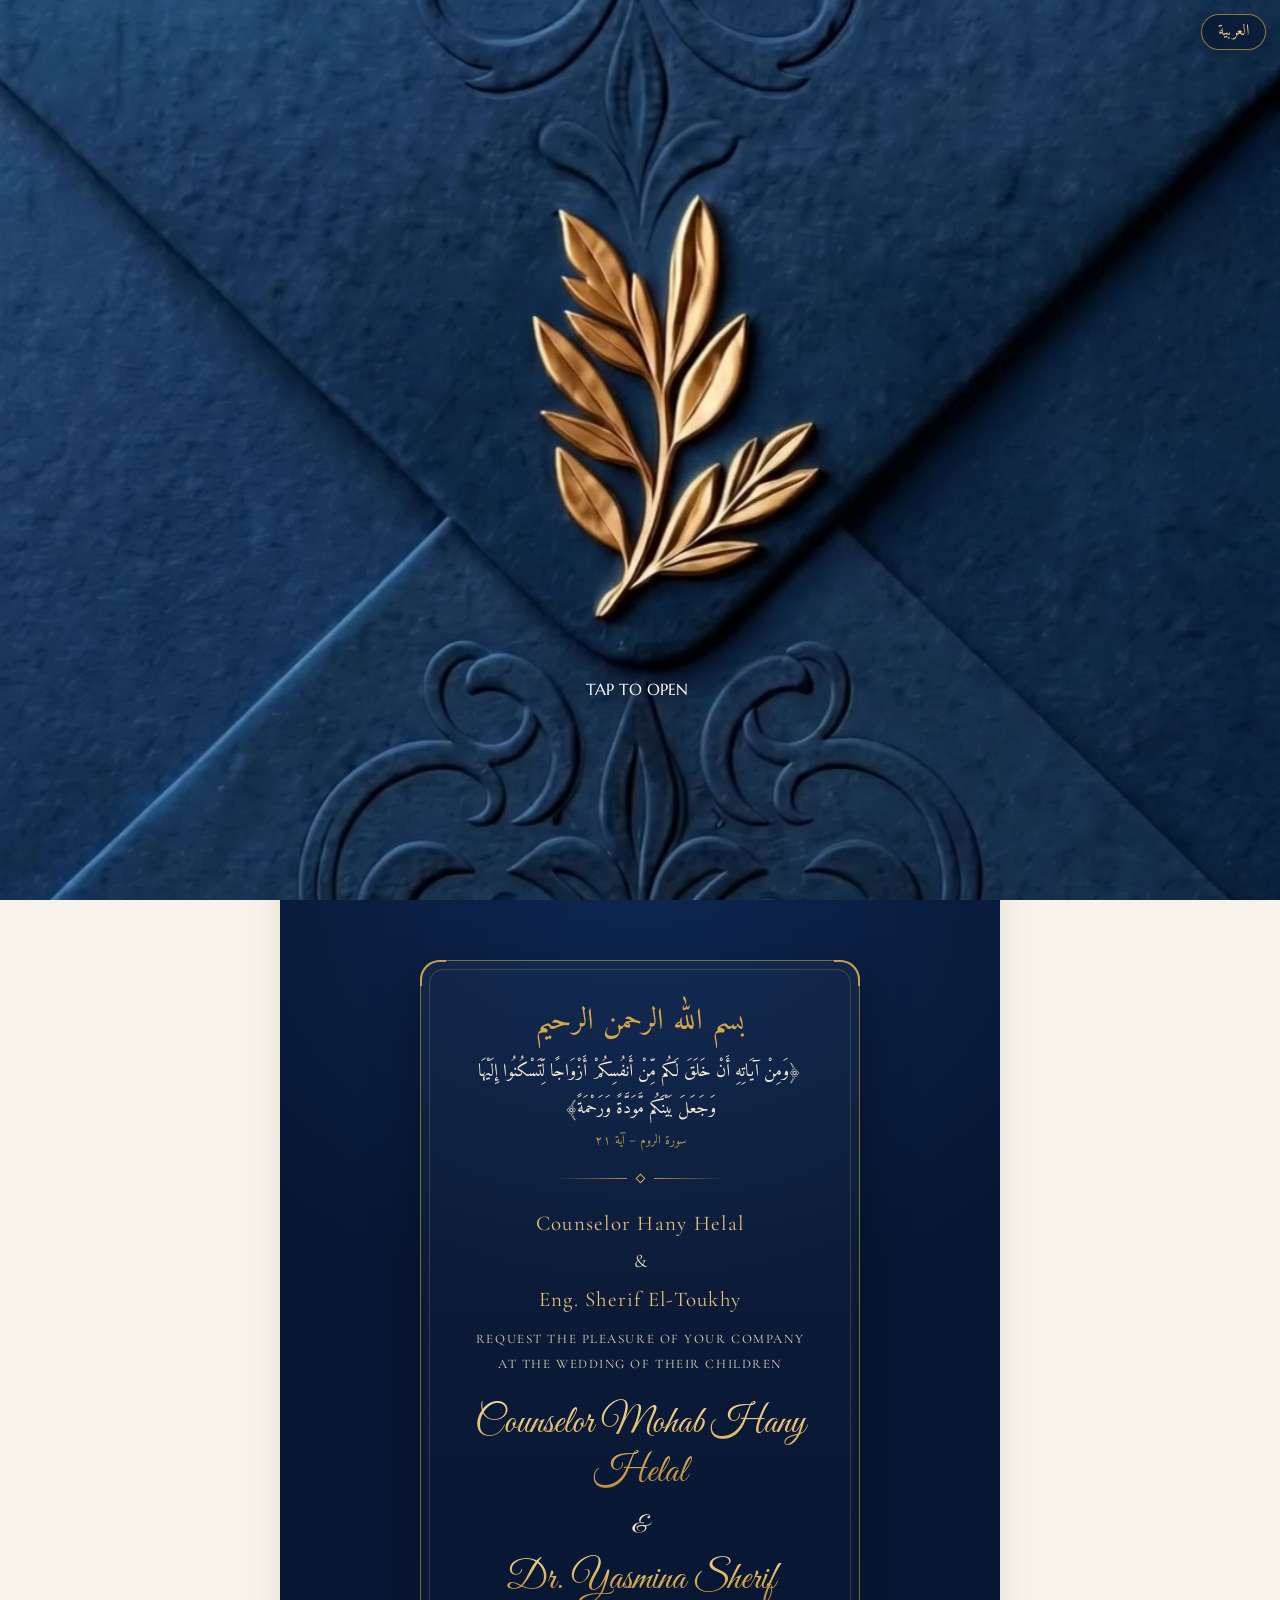
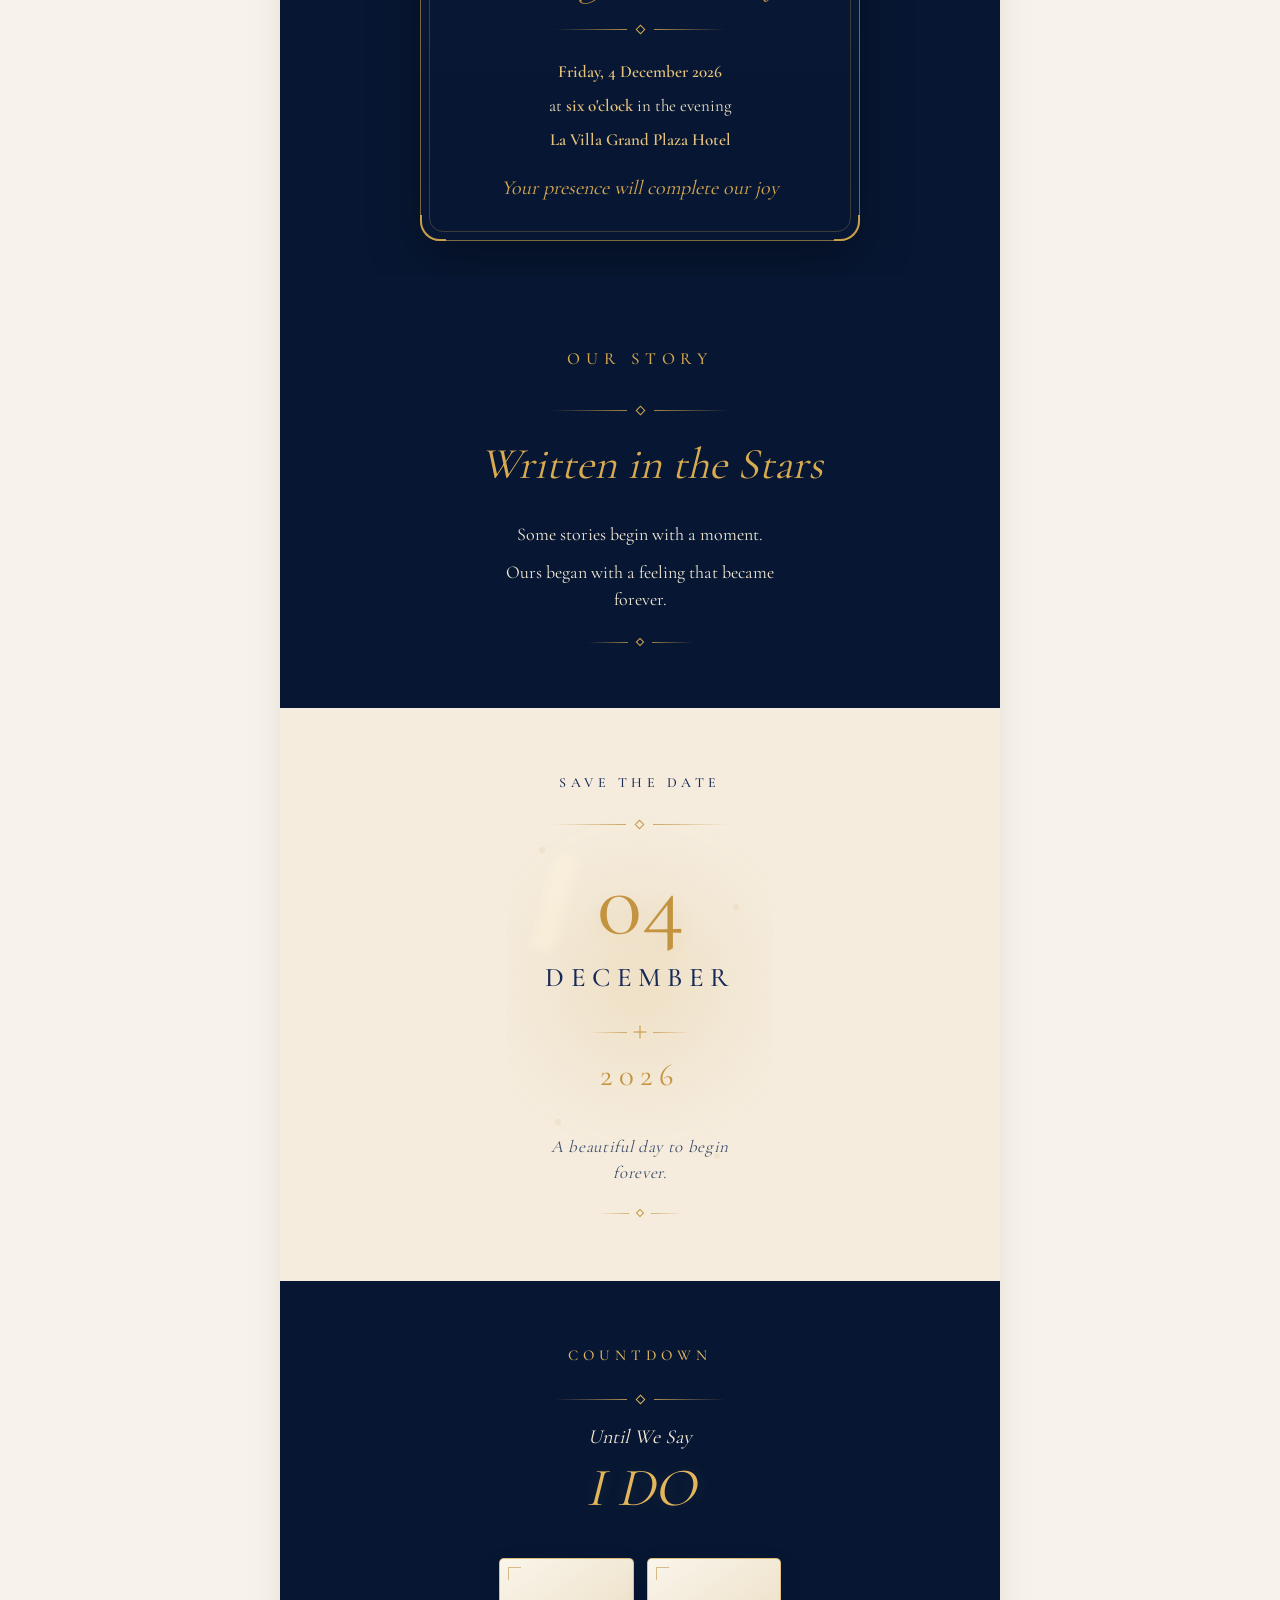
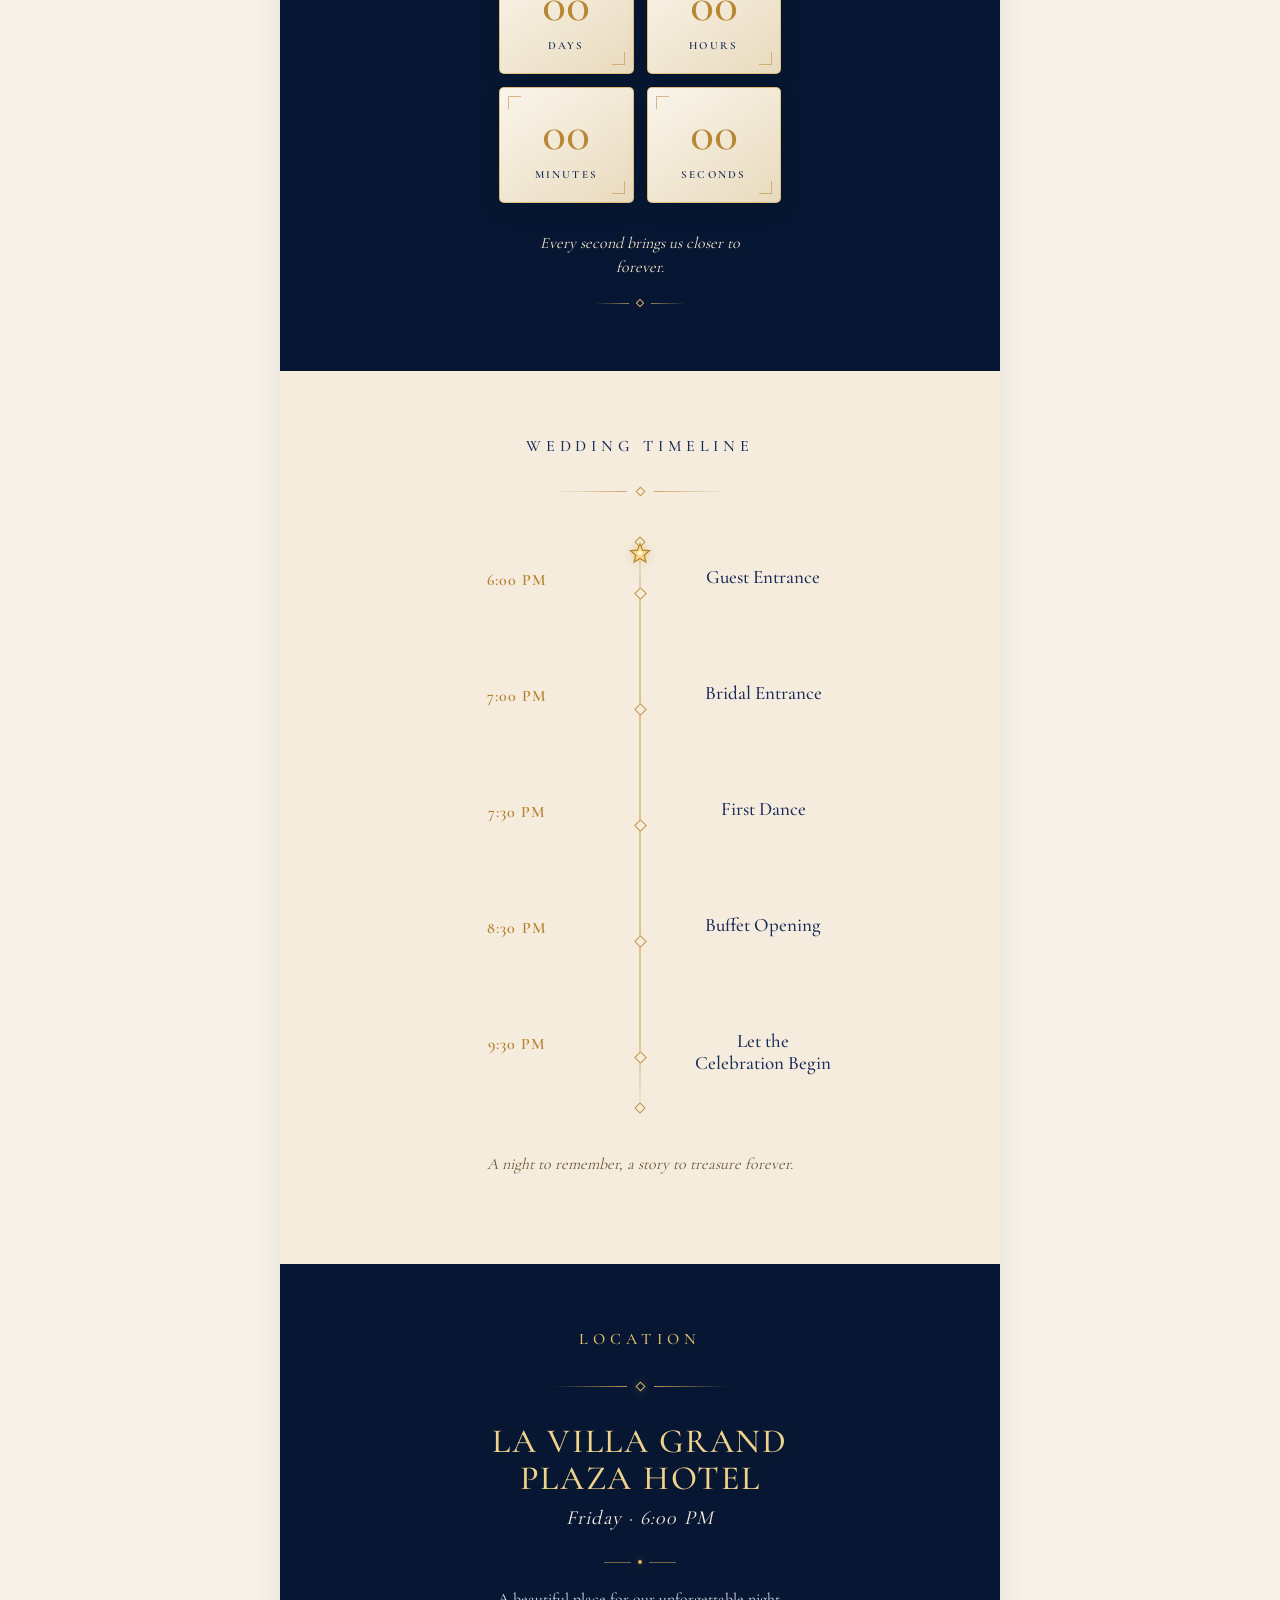
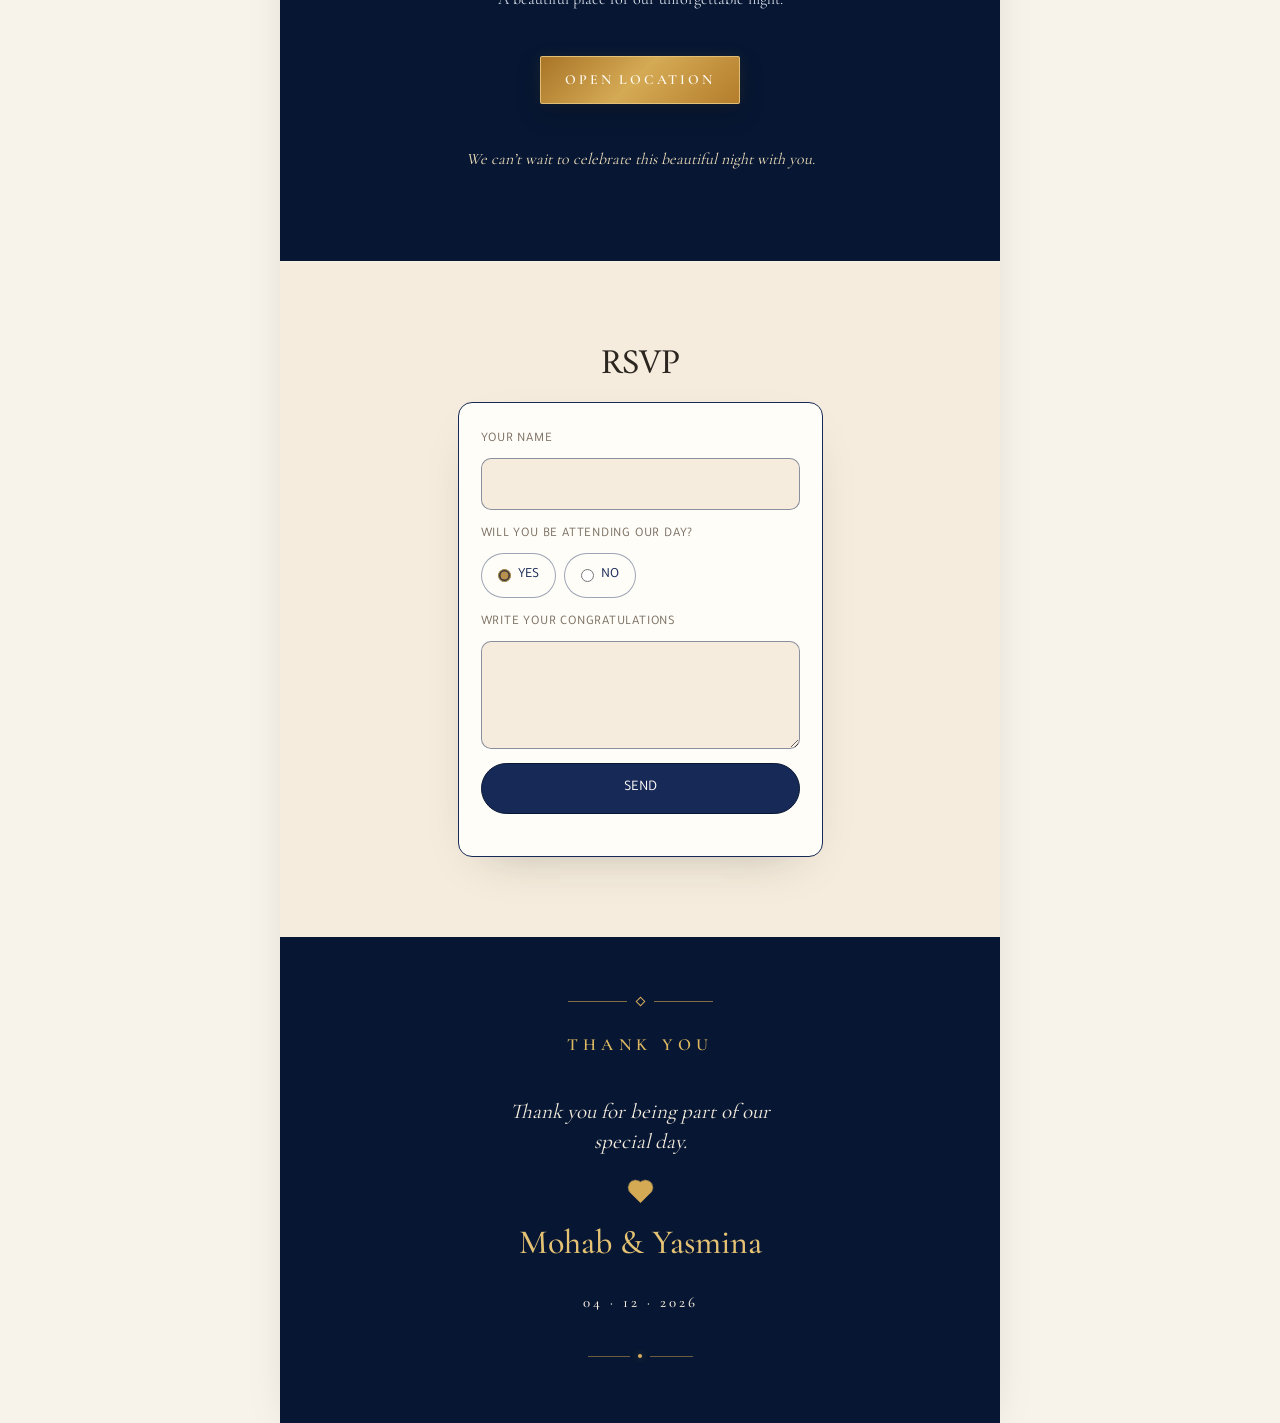
<file: index.html>
<html lang="en" dir="ltr"><head>
<meta charset="utf-8">
<meta name="viewport" content="width=device-width, initial-scale=1, viewport-fit=cover">
<title>Mohab &amp; Yasmina · Wedding · 04.12.2026</title>
<meta name="description" content="Mohab Hany &amp; Yasmina Sherif · Friday 04.12.2026 · 6:00 PM · La Villa Grand Plaza Hotel">
<meta name="robots" content="noindex, nofollow">
<link rel="icon" href="assets/images/favicon.png">


<meta property="og:type" content="website">
<meta property="og:locale" content="en_US">
<meta property="og:title" content="Mohab &amp; Yasmina · Wedding">
<meta property="og:description" content="Mohab Hany &amp; Yasmina Sherif · Friday 04.12.2026 · 6:00 PM · La Villa Grand Plaza Hotel">
<meta property="og:image" content="assets/images/share-cover.jpg">
<meta property="og:image:secure_url" content="assets/images/share-cover.jpg">
<meta property="og:image:width" content="720">
<meta property="og:image:height" content="1280">
<meta property="og:image:alt" content="Mohab &amp; Yasmina · Wedding">
<meta name="twitter:image" content="assets/images/share-cover.jpg">
<meta name="twitter:card" content="summary_large_image">
<meta name="twitter:title" content="Mohab &amp; Yasmina · Wedding">
<meta name="twitter:description" content="Mohab Hany &amp; Yasmina Sherif · Friday 04.12.2026 · 6:00 PM · La Villa Grand Plaza Hotel">

<style data-loading-critical="">
html, body { margin: 0; min-height: 100%; }
/* التكبير التلقائي للخط في أندرويد ومتصفحات التطبيقات بيزوّد
   أسطر الكلام، والقوالب المستوردة مواضعها ثابتة بالبكسل — فالسطر
   الزيادة بيركب على العنصر اللي تحته. الآيفون مابيعملش كده. */
html { -webkit-text-size-adjust: 100%; text-size-adjust: 100%; }
/* تثبيت مركز شاشة الدعوة قبل وبعد تشغيل runtime القالب المستورد. */
.lb-doc > .lb-stage { width: 100% !important; max-width: none !important; margin-inline: 0 !important; }
.lb-doc > .lb-stage > #allrecords,
.lb-doc > .lb-stage > .t-records { width: 100% !important; min-width: 0 !important; max-width: none !important; margin-inline: 0 !important; }
.lb-doc > .lb-stage .t396__artboard { width: 100% !important; min-width: 0 !important; left: 0 !important; margin-inline: 0 !important; }
.lb-doc > .lb-intro { min-height: 100svh !important; height: 100dvh !important; max-height: 100dvh !important; }
/* قاعدة حرجة للخريطة قبل تحميل CSS/runtime القالب: الـwrapper هو المرجع
   الوحيد للمقاس، وكل الطبقات الداخلية تتمدد داخله حتى لا يخرج iframe. */
.lb-stage .tn-elem[data-elem-type="html"]:has(iframe[src*="google.com/maps"]) .tn-atom,
.lb-stage .tn-elem[data-elem-type="html"]:has(iframe[src*="maps.google"]) .tn-atom,
.lb-stage .tn-elem[data-elem-type="html"]:has(iframe[src*="google.com/maps"]) .tn-atom > [data-move],
.lb-stage .tn-elem[data-elem-type="html"]:has(iframe[src*="maps.google"]) .tn-atom > [data-move] { width: 100% !important; height: 100% !important; min-width: 0 !important; min-height: 0 !important; box-sizing: border-box !important; }
.lb-stage .tn-elem[data-elem-type="html"]:has(iframe[src*="google.com/maps"]) iframe,
.lb-stage .tn-elem[data-elem-type="html"]:has(iframe[src*="maps.google"]) iframe { display: block !important; width: 100% !important; height: 100% !important; max-width: 100% !important; max-height: 100% !important; box-sizing: border-box !important; }
</style>
<link rel="stylesheet" href="css/google-fonts.css">
<link rel="stylesheet" href="css/invite.css">


<style data-font-faces="">@font-face{font-family:"DUST";src:url("assets/fonts/Daustley.otf") format('opentype');font-weight:400;font-style:normal;font-display:swap;}@font-face{font-family:"gg";src:url("assets/fonts/GreatVibes-Regular.ttf") format('truetype');font-weight:400;font-style:normal;font-display:swap;}@font-face{font-family:"DIWANY";src:url("assets/fonts/Diwani_Letter.ttf") format('truetype');font-weight:400;font-style:normal;font-display:swap;}@font-face{font-family:"AREF";src:url("assets/fonts/DTHULUTH-II-1.ttf") format('truetype');font-weight:400;font-style:normal;font-display:swap;}</style>
<link rel="preload" href="assets/fonts/Daustley.otf" as="font" crossorigin=""><link rel="preload" href="assets/fonts/GreatVibes-Regular.ttf" as="font" crossorigin=""><link rel="preload" href="assets/fonts/Diwani_Letter.ttf" as="font" crossorigin=""><link rel="preload" href="assets/fonts/DTHULUTH-II-1.ttf" as="font" crossorigin="">




<style data-lb-layout-css="">#video-1uif1c [data-move="video"]{--dx:0cqw;--dy:-13.52cqw}#video-1uif1c [data-move="ce-1"]{--dx:-82.22px;--dy:-797.68px}#video-1uif1c [data-move="ce-3"]{--dx:112px;--dy:-927.68px}#rsvp-wcwi0a [data-move="ce-1"]{--dx:-4px;--dy:8px}.lb-intro [data-move="ce-6"]{--dx:0.0px;--dy:-7.0px}</style>
<!--  -->



<style data-zero-block-css="">@media (max-width:480px){#video-1uif1c,#video-1uif1c > .lb-inner,#video-1uif1c > .lb-inner > .lb-custom,#video-1uif1c .lb-custom .t396__artboard,#video-1uif1c .lb-custom .t396__filter,#video-1uif1c .lb-custom .t396__carrier{height:calc(100cqw*1.7949)!important;min-height:calc(100cqw*1.7949)!important;height:round(100cqw*1.7949,1px)!important;min-height:round(100cqw*1.7949,1px)!important}#video-1uif1c,#video-1uif1c > .lb-inner,#video-1uif1c > .lb-inner > .lb-custom,#video-1uif1c .lb-custom .t396__artboard{overflow:visible!important}}@media (min-width:481px) and (max-width:960px){#video-1uif1c,#video-1uif1c > .lb-inner,#video-1uif1c > .lb-inner > .lb-custom,#video-1uif1c .lb-custom .t396__artboard,#video-1uif1c .lb-custom .t396__filter,#video-1uif1c .lb-custom .t396__carrier{height:calc(100cqw*1.7949)!important;min-height:calc(100cqw*1.7949)!important;height:round(100cqw*1.7949,1px)!important;min-height:round(100cqw*1.7949,1px)!important}#video-1uif1c,#video-1uif1c > .lb-inner,#video-1uif1c > .lb-inner > .lb-custom,#video-1uif1c .lb-custom .t396__artboard{overflow:visible!important}}@media (min-width:961px){#video-1uif1c,#video-1uif1c > .lb-inner,#video-1uif1c > .lb-inner > .lb-custom,#video-1uif1c .lb-custom .t396__artboard,#video-1uif1c .lb-custom .t396__filter,#video-1uif1c .lb-custom .t396__carrier{height:calc(100cqw*1.7949)!important;min-height:calc(100cqw*1.7949)!important;height:round(100cqw*1.7949,1px)!important;min-height:round(100cqw*1.7949,1px)!important}#video-1uif1c,#video-1uif1c > .lb-inner,#video-1uif1c > .lb-inner > .lb-custom,#video-1uif1c .lb-custom .t396__artboard{overflow:visible!important}}</style>



</head>
<body class="lb-doc" style="--bg: #f7f2ea; --surface: #ffffff; --text: #2c2620; --muted: #7b6f62; --accent: #b8914f; --accent-soft: #e8d9be; --accent-10: rgba(184,145,79,0.1); --accent-20: rgba(184,145,79,0.2); --accent-40: rgba(184,145,79,0.4); --border: #e3d9c9; --font-heading: 'Amiri', serif; --font-body: 'Tajawal', sans-serif; --font-scale: 1; --letter-spacing: 0px; --radius: 14px; --max-width: 720px; --section-gap: 0px; --shadow: 0 18px 48px -28px rgba(44,38,32,0.35); --pattern-opacity: 12%; --hero-overlay: 0.35; --doc-bg: none; --doc-bg-veil: none; --doc-bg-attach: scroll; --doc-bg-fixed-img: none; --doc-bg-scroll-img: none, none; overflow: hidden;" data-invite-root="" data-ready="1">

<div data-invite-language-content="">







<div class="lb-intro lb-intro--video is-awaiting-play" style="--intro-bg: none; cursor: pointer;">

  
  
  

  <video class="lb-intro-video" data-intro-video="" data-intro-manual="" data-intro-audio="silent" src="assets/videos/goldleaf-royalblue-open.mp4" poster="assets/images/goldleaf-royalblue-open-poster.jpg" muted="" playsinline="" preload="auto"></video>
      
    
  <button type="button" data-intro-play="" data-intro-item="play" class="lb-intro-play lb-intro-play--plain" aria-label="TAP TO OPEN" style="--intro-item-x:-0.25vw;--intro-item-y:26.56vh;--intro-item-font:'Marcellus', serif">TAP TO OPEN</button>
  

  

  

  <div class="lb-intro-inner">
    
    
    
    
    
    
    
    
    
    
    
    
  </div>
</div>



<div class="lb-stage">

  <section id="video-1uif1c" class="lb lb--video lb--w-screen lb-anim lb-anim--fade is-in" style="--block-bg:#071733;--block-overlay:0;--block-pt:clamp(48.0px, 11.111cqw, 80.0px);--block-pb:clamp(48.0px, 11.111cqw, 80.0px);--block-radius:0px;--block-align:center;--block-flex:center" data-block="video-1uif1c" data-block-type="video">


<div class="lb-inner">
  
  
  <div data-move="video" class="lb-video-wrap lb-video-wrap--auto">
    <div class="lb-video lb-video--auto" data-video="assets/videos/la-villa-hero.mp4" data-poster="assets/images/la-villa-start.webp" data-autoplay="1" data-no-controls="1" style="--vid-ratio: 1080 / 1920;"><video src="assets/videos/la-villa-hero.mp4" poster="assets/images/la-villa-start.webp" playsinline="" controlslist="nodownload noplaybackrate noremoteplayback" disablepictureinpicture="" preload="auto" autoplay="" style="cursor: pointer;" data-lb-wanted="" data-lb-primed=""></video></div>
    <div class="lb-video-text" data-section-text="" data-video-text="" data-section-text-index="0" style="--video-text-x:-27%;--video-text-y:-28%;--video-text-color:#c39532;--video-text-font:'Great Vibes', cursive;--section-text-size:clamp(40px, 11.5cqw, 88px)">Mohab</div>
<div class="lb-video-text" data-section-text="" data-video-text="" data-section-text-index="1" style="--video-text-x:24%;--video-text-y:-28%;--video-text-color:#c39532;--video-text-font:'Great Vibes', cursive;--section-text-size:clamp(40px, 11.5cqw, 88px)">Yasmina</div>
<div class="lb-video-text" data-section-text="" data-video-text="" data-section-text-index="2" style="--video-text-x:-4%;--video-text-y:-29%;--video-text-color:#c39532;--video-text-font:'DIWANY', sans-serif;--section-text-size:clamp(57.2px, 14.474cqw, 110.0px)">&amp;</div>
<div class="lb-video-text" data-section-text="" data-video-text="" data-section-text-index="3" style="--video-text-x:-0.45%;--video-text-y:-36.78%;--video-text-color:#c39532;--video-text-font:'gg', sans-serif;--section-text-w:70.2%;--section-text-size:clamp(44.2px, 11.184cqw, 85.0px)">The Wedding of</div>
<div class="lb-video-text" data-section-text="" data-video-text="" data-section-text-index="4" style="--video-text-x:-0.9%;--video-text-y:-20.5%;--video-text-color:#c39532;--video-text-font:'gg', sans-serif;--section-text-size:clamp(28.6px, 7.237cqw, 55.0px)">04.12.2026</div>

  </div>
  
</div>


</section>
<section id="invite-ann" class="lb" style="--block-bg:#071733">
<style>
#invite-ann{background:radial-gradient(120% 70% at 50% 0%,#0d2550 0%,#071733 60%);padding:60px 18px 34px;text-align:center;color:#EEE1C5}
#invite-ann .ann-card{position:relative;max-width:440px;margin:0 auto;padding:38px 22px 34px;border:1px solid rgba(214,168,77,.55);border-radius:20px;background:linear-gradient(180deg,rgba(255,255,255,.03),rgba(255,255,255,0));box-shadow:0 18px 50px rgba(0,0,0,.35);opacity:0;transform:translateY(22px);transition:opacity 1.1s ease,transform 1.1s ease}
#invite-ann .ann-card.is-in{opacity:1;transform:none}
#invite-ann .ann-card::before{content:"";position:absolute;inset:8px;border:1px solid rgba(214,168,77,.25);border-radius:14px;pointer-events:none}
#invite-ann .ann-corner{position:absolute;width:26px;height:26px;border-color:#D6A84D;border-style:solid;opacity:.9}
#invite-ann .ann-corner.tl{top:-1px;left:-1px;border-width:2px 0 0 2px;border-top-left-radius:20px}
#invite-ann .ann-corner.tr{top:-1px;right:-1px;border-width:2px 2px 0 0;border-top-right-radius:20px}
#invite-ann .ann-corner.bl{bottom:-1px;left:-1px;border-width:0 0 2px 2px;border-bottom-left-radius:20px}
#invite-ann .ann-corner.br{bottom:-1px;right:-1px;border-width:0 2px 2px 0;border-bottom-right-radius:20px}
#invite-ann .ann-bism{font-family:"AREF","Aref Ruqaa",serif;font-size:30px;color:#D6A84D;line-height:1.5}
#invite-ann .ann-verse{font-family:"Amiri",serif;font-size:18px;line-height:2.05;margin:10px auto 2px;max-width:340px;color:#F5EBD6}
#invite-ann .ann-src{font-family:"Amiri",serif;font-size:13px;color:#D6A84D;opacity:.85}
#invite-ann .ann-orn{display:flex;align-items:center;justify-content:center;gap:10px;margin:22px auto;width:170px}
#invite-ann .ann-orn i{flex:1;height:1px;background:linear-gradient(90deg,transparent,rgba(214,168,77,.8))}
#invite-ann .ann-orn i:last-child{background:linear-gradient(90deg,rgba(214,168,77,.8),transparent)}
#invite-ann .ann-orn b{width:7px;height:7px;border:1px solid #D6A84D;transform:rotate(45deg)}
#invite-ann .ann-hosts{font-size:19px;line-height:1.9}
#invite-ann .ann-host{display:block;font-size:23px;color:#E6C27A}
#invite-ann .ann-lead{margin-top:8px;font-size:18px;opacity:.95}
#invite-ann .ann-couple{margin:22px 0 4px}
#invite-ann .ann-role{display:block;font-size:15px;color:#D6A84D;opacity:.9;margin-bottom:2px}
#invite-ann .ann-name{display:block;font-size:31px;line-height:1.45;background:linear-gradient(180deg,#F3D99B 0%,#D6A84D 55%,#B9883A 100%);-webkit-background-clip:text;background-clip:text;color:transparent}
#invite-ann .ann-and{display:block;margin:6px 0;font-size:26px;color:#EEE1C5}
#invite-ann .ann-when{font-size:17px;line-height:2;margin-top:4px}
#invite-ann .ann-when strong{color:#E6C27A;font-weight:700}
#invite-ann .ann-close{margin-top:14px;font-size:20px;color:#D6A84D}
#invite-ann [lang="ar"]{direction:rtl;font-family:"Amiri",serif}
#invite-ann [lang="ar"] .ann-host,#invite-ann [lang="ar"] .ann-name,#invite-ann [lang="ar"] .ann-close{font-family:"Aref Ruqaa",serif}
#invite-ann [lang="ar"] .ann-and{font-family:"DIWANY","Aref Ruqaa",serif}
#invite-ann [lang="en"]{font-family:"Cormorant Garamond",Georgia,serif}
#invite-ann [lang="en"] .ann-name{font-family:"Great Vibes",cursive;font-size:38px;line-height:1.3}
#invite-ann [lang="en"] .ann-and{font-family:"Great Vibes",cursive}
#invite-ann [lang="en"] .ann-host{font-size:21px;letter-spacing:.06em}
#invite-ann [lang="en"] .ann-role,#invite-ann [lang="en"] .ann-lead{letter-spacing:.12em;text-transform:uppercase;font-size:13px}
#invite-ann [lang="en"] .ann-close{font-style:italic}
html:not(.lang-ar) #invite-ann .ann-body[lang="ar"],html.lang-ar #invite-ann .ann-body[lang="en"]{display:none}
</style>
  <div class="ann-card">
    <span class="ann-corner tl"></span><span class="ann-corner tr"></span><span class="ann-corner bl"></span><span class="ann-corner br"></span>
    <div class="ann-bism" lang="ar">بسم الله الرحمن الرحيم</div>
    <p class="ann-verse" lang="ar">﴿وَمِنْ آيَاتِهِ أَنْ خَلَقَ لَكُم مِّنْ أَنفُسِكُمْ أَزْوَاجًا لِّتَسْكُنُوا إِلَيْهَا وَجَعَلَ بَيْنَكُم مَّوَدَّةً وَرَحْمَةً﴾</p>
    <div class="ann-src" lang="ar">سورة الروم – آية ٢١</div>
    <div class="ann-orn"><i></i><b></b><i></i></div>

    <div class="ann-body" lang="ar">
      <div class="ann-hosts">
        يتشرف
        <span class="ann-host">المستشار / هاني هلال</span>
        و
        <span class="ann-host">الباشمهندس / شريف الطوخي</span>
        <div class="ann-lead">بدعوة سيادتكم لحضور حفل زفاف</div>
      </div>
      <div class="ann-couple">
        <span class="ann-role">نجله</span>
        <span class="ann-name">المستشار / مهاب هاني هلال</span>
        <span class="ann-and">على</span>
        <span class="ann-role">كريمته</span>
        <span class="ann-name">الدكتورة / ياسمينا شريف</span>
      </div>
      <div class="ann-orn"><i></i><b></b><i></i></div>
      <div class="ann-when">
        وذلك بمشيئة الله تعالى يوم <strong>الجمعة ٤ ديسمبر ٢٠٢٦</strong><br>
        في تمام الساعة <strong>السادسة مساءً</strong><br>
        بفندق <strong>لا ڤيلا جراند بلازا</strong>
      </div>
      <div class="ann-close">وبحضوركم تكتمل فرحتنا</div>
    </div>

    <div class="ann-body" lang="en">
      <div class="ann-hosts">
        <span class="ann-host">Counselor Hany Helal</span>
        &amp;
        <span class="ann-host">Eng. Sherif El-Toukhy</span>
        <div class="ann-lead">request the pleasure of your company<br>at the wedding of their children</div>
      </div>
      <div class="ann-couple">
        <span class="ann-name">Counselor Mohab Hany Helal</span>
        <span class="ann-and">&amp;</span>
        <span class="ann-name">Dr. Yasmina Sherif</span>
      </div>
      <div class="ann-orn"><i></i><b></b><i></i></div>
      <div class="ann-when">
        <strong>Friday, 4 December 2026</strong><br>
        at <strong>six o'clock</strong> in the evening<br>
        <strong>La Villa Grand Plaza Hotel</strong>
      </div>
      <div class="ann-close">Your presence will complete our joy</div>
    </div>
  </div>
<script>
(function () {
  var card = document.querySelector('#invite-ann .ann-card');
  if (!('IntersectionObserver' in window)) { card.classList.add('is-in'); return; }
  var io = new IntersectionObserver(function (es) { if (es[0].isIntersecting) { card.classList.add('is-in'); io.disconnect(); } }, { threshold: .12 });
  io.observe(card);
})();
</script>
</section>
<section id="text-mztyzk" class="lb lb--text lb--w-normal lb-anim lb-anim--fade is-in" style="--block-bg: #071733; --block-overlay: 0; --block-pt: clamp(6.0px, 1.389cqw, 10.0px); --block-pb: 0px; --block-radius: 0px; --block-align: center; --block-flex: center; height: auto; min-height: 0px;" data-block="text-mztyzk" data-block-type="text">

<div class="lb-inner">
  
  
  <div class="lb-body" data-slot="body" data-move="body" data-ts="body" style="font-size:clamp(8.8px, 2.361cqw, 17.0px);line-height:1.9">
</div>
</div>


<style>#text-mztyzk .farha-story-fixed{position:relative;width:100%;max-width:100%;box-sizing:border-box;overflow:visible;padding:55px 0 60px}#text-mztyzk .farha-story-fixed *{box-sizing:border-box}#text-mztyzk .farha-story-fixed-inner{position:relative;width:100%;display:flex;flex-direction:column;justify-content:flex-start;padding:0;overflow:visible}#text-mztyzk .farha-story-fixed-move{position:relative;width:100%;max-width:100%;min-height:46px;overflow:visible;pointer-events:auto}#text-mztyzk .farha-story-fixed-anim{position:relative;width:100%;display:flex;justify-content:center;align-items:center;overflow:visible}#text-mztyzk .farha-story-fixed-title-group{min-height:52px}#text-mztyzk .farha-story-fixed-title-anim{animation:farhaStoryFixedUp
    1s
    ease
    .1s
    both}#text-mztyzk .farha-story-fixed-title{display:inline-block;padding:5px 18px;font-family:"Cormorant Garamond",
    Georgia,
    serif;font-size:17px;line-height:1.3;font-weight:500;letter-spacing:.34em;color:#D6A84D;text-align:center;white-space:nowrap}#text-mztyzk .farha-story-fixed-ornament{width:100%;display:flex;justify-content:center;margin:12px 0 21px;pointer-events:none}#text-mztyzk .farha-story-fixed-ornament-inner{width:180px;display:flex;align-items:center;gap:10px}#text-mztyzk .farha-story-fixed-line{flex:1;height:1px;background:linear-gradient(
      90deg,
      transparent,
      rgba(214,168,77,.75)
    )}#text-mztyzk .farha-story-fixed-line.right{background:linear-gradient(
      90deg,
      rgba(214,168,77,.75),
      transparent
    )}#text-mztyzk .farha-story-fixed-diamond{width:7px;height:7px;border:1px solid #D6A84D;transform:rotate(45deg)}#text-mztyzk .farha-story-fixed-script-group{min-height:82px}#text-mztyzk .farha-story-fixed-script-anim{animation:farhaStoryFixedScript
    1.2s
    ease
    .35s
    both}#text-mztyzk .farha-story-fixed-script{display:inline-block;padding:6px 20px 10px;max-width:94%;font-family:"Cormorant Garamond",
    Georgia,
    serif;font-size:44px;line-height:1.08;font-style:italic;font-weight:400;text-align:center;color:#D9AB50;white-space:nowrap;overflow:visible}#text-mztyzk .farha-story-fixed-body-group{min-height:38px}#text-mztyzk .farha-story-fixed-body1-anim{animation:farhaStoryFixedUp
    1s
    ease
    .7s
    both}#text-mztyzk .farha-story-fixed-body2-anim{animation:farhaStoryFixedUp
    1s
    ease
    .9s
    both}#text-mztyzk .farha-story-fixed-body{display:inline-block;max-width:90%;padding:4px 14px;font-family:"Cormorant Garamond",
    Georgia,
    serif;font-size:18px;line-height:1.5;font-weight:400;text-align:center;color:#F2E8D3}#text-mztyzk .farha-story-fixed-bottom{width:100%;display:flex;justify-content:center;margin-top:22px;pointer-events:none}#text-mztyzk .farha-story-fixed-bottom-inner{width:105px;display:flex;align-items:center;gap:9px}#text-mztyzk .farha-story-fixed-bottom-line{flex:1;height:1px;background:linear-gradient(
      90deg,
      transparent,
      rgba(214,168,77,.7)
    )}#text-mztyzk .farha-story-fixed-bottom-line.right{background:linear-gradient(
      90deg,
      rgba(214,168,77,.7),
      transparent
    )}#text-mztyzk .farha-story-fixed-bottom-diamond{width:6px;height:6px;border:1px solid #D6A84D;transform:rotate(45deg)}@keyframes farhaStoryFixedUp{from{opacity:0;transform:translateY(10px)}to{opacity:1;transform:translateY(0)}}@keyframes farhaStoryFixedScript{from{opacity:0;transform:translateY(12px)
      scale(.97)}to{opacity:1;transform:translateY(0)
      scale(1)}}@media(max-width:390px){#text-mztyzk .farha-story-fixed{padding:50px 0 55px}#text-mztyzk .farha-story-fixed-script{font-size:38px}#text-mztyzk .farha-story-fixed-body{font-size:17px}}@media(max-width:340px){#text-mztyzk .farha-story-fixed-script{font-size:34px}#text-mztyzk .farha-story-fixed-body{font-size:16px}}</style><div class="lb-extra-html" data-move="code" data-lb-guarded="1">
<div class="farha-story-fixed" id="farha-story-fixed-v1" data-move="ce-1" style="height: auto; min-height: 0px;">

  <div class="farha-story-fixed-inner">


    <div class="
        farha-story-fixed-move
        farha-story-fixed-title-group
      ">

      <div class="
          farha-story-fixed-anim
          farha-story-fixed-title-anim
        ">

        <span class="farha-story-fixed-title" data-move="ce-2">
          OUR STORY
        </span>

      </div>

    </div>


    <div class="farha-story-fixed-ornament">

      <div class="farha-story-fixed-ornament-inner">

        <span class="farha-story-fixed-line"></span>

        <span class="farha-story-fixed-diamond"></span>

        <span class="farha-story-fixed-line right"></span>

      </div>

    </div>


    <div class="
        farha-story-fixed-move
        farha-story-fixed-script-group
      ">

      <div class="
          farha-story-fixed-anim
          farha-story-fixed-script-anim
        ">

        <span class="farha-story-fixed-script" data-move="ce-3">
          Written in the Stars
        </span>

      </div>

    </div>


    <div class="
        farha-story-fixed-move
        farha-story-fixed-body-group
      ">

      <div class="
          farha-story-fixed-anim
          farha-story-fixed-body1-anim
        ">

        <span class="farha-story-fixed-body" data-move="ce-4">
          Some stories begin with a moment.
        </span>

      </div>

    </div>


    <div class="
        farha-story-fixed-move
        farha-story-fixed-body-group
      ">

      <div class="
          farha-story-fixed-anim
          farha-story-fixed-body2-anim
        ">

        <span class="farha-story-fixed-body" data-move="ce-5">
          Ours began with a feeling that became forever.
        </span>

      </div>

    </div>


    <div class="farha-story-fixed-bottom">

      <div class="farha-story-fixed-bottom-inner">

        <span class="farha-story-fixed-bottom-line"></span>

        <span class="farha-story-fixed-bottom-diamond"></span>

        <span class="farha-story-fixed-bottom-line right"></span>

      </div>

    </div>


  </div>

</div>
</div><script data-lb-section-script="1">(function(){var s=document.currentScript;var root=s&&s.closest?s.closest('[data-block],.lb-intro'):null;try{(function(){

  if(
    typeof root === "undefined" ||
    !root
  ){
    return;
  }

  var section =
    root.querySelector("#farha-story-fixed-v1");

  if(!section){
    return;
  }

  root.style.height = "auto";
  root.style.minHeight = "0";

  section.style.height = "auto";
  section.style.minHeight = "0";

})();}catch(e){console.error('[invite] كود القسم وقع:',e);}})();</script>
</section>
<section id="text-1b5nqm" class="lb lb--text lb--w-normal lb-anim lb-anim--fade is-in" style="--block-bg: #f5ecdd; --block-overlay: 0; --block-pt: 0px; --block-pb: 0px; --block-radius: 0px; --block-align: center; --block-flex: center; height: auto; min-height: 0px;" data-block="text-1b5nqm" data-block-type="text">

<div class="lb-inner">
  
  
  
</div>


<style>#text-1b5nqm .farha-date-palace-v2{position:relative;width:100%;max-width:100%;box-sizing:border-box;overflow:visible;padding:58px 0 62px}#text-1b5nqm .farha-date-palace-v2 *{box-sizing:border-box}#text-1b5nqm .farha-date-palace-v2-inner{position:relative;width:100%;max-width:100%;overflow:visible}#text-1b5nqm .farha-date-palace-v2-effects{position:absolute;inset:0;width:100%;height:100%;overflow:hidden;pointer-events:none;z-index:0}#text-1b5nqm .farha-date-palace-v2-glow{position:absolute;left:50%;top:48%;width:300px;height:300px;transform:translate(-50%,-50%);border-radius:50%;background:radial-gradient(
      circle,
      rgba(212,167,83,.18) 0%,
      rgba(212,167,83,.08) 38%,
      rgba(212,167,83,0) 72%
    );filter:blur(18px);animation:farhaDateV2Glow
    5s
    ease-in-out
    infinite}#text-1b5nqm .farha-date-palace-v2-orb{position:absolute;width:6px;height:6px;border-radius:50%;background:rgba(202,155,70,.72);box-shadow:0 0 10px rgba(202,155,70,.45);opacity:.15;animation:farhaDateV2Orb
    var(--farha-orb-speed)
    ease-in-out
    var(--farha-orb-delay)
    infinite}#text-1b5nqm .farha-date-palace-v2-sweep{position:absolute;top:-20%;left:-45%;width:24%;height:140%;transform:rotate(13deg);background:linear-gradient(
      90deg,
      transparent 0%,
      rgba(255,255,255,.03) 30%,
      rgba(255,226,170,.18) 50%,
      rgba(255,255,255,.03) 70%,
      transparent 100%
    );filter:blur(8px);animation:farhaDateV2Sweep
    6.2s
    linear
    1.5s
    infinite}#text-1b5nqm .farha-date-palace-v2-content{position:relative;z-index:2;width:100%;overflow:visible}#text-1b5nqm .farha-date-palace-v2-move{position:relative;width:100%;max-width:100%;overflow:visible;pointer-events:auto}#text-1b5nqm .farha-date-palace-v2-anim{position:relative;width:100%;display:flex;justify-content:center;align-items:center;overflow:visible}#text-1b5nqm .farha-date-palace-v2-kicker-group{min-height:42px}#text-1b5nqm .farha-date-palace-v2-kicker-anim{animation:farhaDateV2FadeUp
    .9s ease .1s both}#text-1b5nqm .farha-date-palace-v2-kicker{display:inline-block;padding:4px 15px;font-family:"Cormorant Garamond",
    Georgia,
    serif;font-size:14px;line-height:1.4;font-weight:500;letter-spacing:.32em;color:#172957;text-align:center;white-space:nowrap}#text-1b5nqm .farha-date-palace-v2-ornament{width:100%;display:flex;justify-content:center;margin:10px 0 28px;pointer-events:none}#text-1b5nqm .farha-date-palace-v2-ornament-inner{width:175px;display:flex;align-items:center;gap:10px}#text-1b5nqm .farha-date-palace-v2-line{flex:1;height:1px;background:linear-gradient(
      90deg,
      transparent,
      rgba(190,145,64,.75)
    )}#text-1b5nqm .farha-date-palace-v2-line.right{background:linear-gradient(
      90deg,
      rgba(190,145,64,.75),
      transparent
    )}#text-1b5nqm .farha-date-palace-v2-diamond{width:7px;height:7px;border:1px solid #C49543;transform:rotate(45deg)}#text-1b5nqm .farha-date-palace-v2-day-group{min-height:100px}#text-1b5nqm .farha-date-palace-v2-day-anim{position:relative;animation:farhaDateV2DayIn
    1.1s
    cubic-bezier(.22,.75,.22,1)
    .3s
    both}#text-1b5nqm .farha-date-palace-v2-day{position:relative;display:inline-block;padding:0 22px;font-family:"Cormorant Garamond",
    Georgia,
    serif;font-size:94px;line-height:1;font-weight:400;color:#C4933F;text-align:center;white-space:nowrap;text-shadow:0 5px 20px rgba(170,125,47,.10)}#text-1b5nqm .farha-date-palace-v2-day-shimmer{position:absolute;top:0;left:-30%;width:30%;height:100%;transform:skewX(-15deg);background:linear-gradient(
      90deg,
      transparent,
      rgba(255,245,220,.50),
      transparent
    );filter:blur(4px);pointer-events:none;animation:farhaDateV2DaySweep
    4.8s
    ease-in-out
    1.8s
    infinite}#text-1b5nqm .farha-date-palace-v2-month-group{min-height:52px;margin-top:2px}#text-1b5nqm .farha-date-palace-v2-month-anim{animation:farhaDateV2FadeUp
    .95s ease .55s both}#text-1b5nqm .farha-date-palace-v2-month{display:inline-block;padding:4px 18px;font-family:"Cormorant Garamond",
    Georgia,
    serif;font-size:27px;line-height:1.2;font-weight:500;letter-spacing:.24em;color:#172957;text-align:center;white-space:nowrap}#text-1b5nqm .farha-date-palace-v2-center{width:100%;display:flex;justify-content:center;margin:11px 0 10px;pointer-events:none}#text-1b5nqm .farha-date-palace-v2-center-inner{width:112px;height:22px;display:flex;align-items:center;justify-content:center}#text-1b5nqm .farha-date-palace-v2-center-inner::before, #text-1b5nqm .farha-date-palace-v2-center-inner::after{content:"";width:38px;height:1px;background:linear-gradient(
      90deg,
      transparent,
      rgba(196,147,63,.72)
    )}#text-1b5nqm .farha-date-palace-v2-center-inner::after{background:linear-gradient(
      90deg,
      rgba(196,147,63,.72),
      transparent
    )}#text-1b5nqm .farha-date-palace-v2-center-star{position:relative;width:26px;height:22px}#text-1b5nqm .farha-date-palace-v2-center-star::before, #text-1b5nqm .farha-date-palace-v2-center-star::after{content:"";position:absolute;left:50%;top:50%;background:#C4933F;transform:translate(-50%,-50%)}#text-1b5nqm .farha-date-palace-v2-center-star::before{width:1px;height:13px}#text-1b5nqm .farha-date-palace-v2-center-star::after{width:13px;height:1px}#text-1b5nqm .farha-date-palace-v2-year-group{min-height:55px}#text-1b5nqm .farha-date-palace-v2-year-anim{animation:farhaDateV2FadeUp
    .95s ease .75s both}#text-1b5nqm .farha-date-palace-v2-year{display:inline-block;padding:4px 18px;font-family:"Cormorant Garamond",
    Georgia,
    serif;font-size:31px;line-height:1.2;font-weight:400;letter-spacing:.22em;color:#C4933F;text-align:center;white-space:nowrap}#text-1b5nqm .farha-date-palace-v2-message-group{min-height:48px;margin-top:22px}#text-1b5nqm .farha-date-palace-v2-message-anim{animation:farhaDateV2FadeUp
    1s ease 1s both}#text-1b5nqm .farha-date-palace-v2-message{display:inline-block;max-width:88%;padding:4px 15px;font-family:"Cormorant Garamond",
    Georgia,
    serif;font-size:17px;line-height:1.5;font-weight:400;font-style:italic;letter-spacing:.04em;color:#43506D;text-align:center}#text-1b5nqm .farha-date-palace-v2-bottom{width:100%;display:flex;justify-content:center;margin-top:21px;pointer-events:none}#text-1b5nqm .farha-date-palace-v2-bottom-inner{width:86px;display:flex;align-items:center;gap:8px}#text-1b5nqm .farha-date-palace-v2-bottom-line{flex:1;height:1px;background:linear-gradient(
      90deg,
      transparent,
      rgba(196,147,63,.65)
    )}#text-1b5nqm .farha-date-palace-v2-bottom-line.right{background:linear-gradient(
      90deg,
      rgba(196,147,63,.65),
      transparent
    )}#text-1b5nqm .farha-date-palace-v2-bottom-diamond{width:6px;height:6px;border:1px solid #C4933F;transform:rotate(45deg)}@keyframes farhaDateV2FadeUp{from{opacity:0;transform:translateY(10px)}to{opacity:1;transform:translateY(0)}}@keyframes farhaDateV2DayIn{from{opacity:0;transform:translateY(14px)
      scale(.96)}to{opacity:1;transform:translateY(0)
      scale(1)}}@keyframes farhaDateV2Glow{0%,100%{opacity:.34;transform:translate(-50%,-50%)
      scale(.94)}50%{opacity:.78;transform:translate(-50%,-50%)
      scale(1.06)}}@keyframes farhaDateV2Orb{0%,100%{opacity:.08;transform:translateY(0) scale(.7)}50%{opacity:.55;transform:translateY(-8px) scale(1)}}@keyframes farhaDateV2Sweep{0%{left:-45%;opacity:0}12%{opacity:.55}78%{opacity:.35}88%{left:125%;opacity:0}100%{left:125%;opacity:0}}@keyframes farhaDateV2DaySweep{0%,55%{left:-35%;opacity:0}65%{opacity:.7}85%{left:115%;opacity:.5}100%{left:115%;opacity:0}}@media(max-width:390px){#text-1b5nqm .farha-date-palace-v2{padding:52px 0 56px}#text-1b5nqm .farha-date-palace-v2-day{font-size:86px}#text-1b5nqm .farha-date-palace-v2-month{font-size:24px}#text-1b5nqm .farha-date-palace-v2-year{font-size:29px}}@media(max-width:340px){#text-1b5nqm .farha-date-palace-v2-day{font-size:78px}#text-1b5nqm .farha-date-palace-v2-month{font-size:22px}}</style><div class="lb-extra-html" data-move="code" data-lb-guarded="1">
<div class="farha-date-palace-v2" id="farha-date-palace-v2" data-move="ce-1" style="height: auto; min-height: 0px;">

  

  <div class="farha-date-palace-v2-effects">

    <div class="farha-date-palace-v2-glow"></div>

    <div class="farha-date-palace-v2-sweep"></div>

    <span class="farha-date-palace-v2-orb" style="left:12%;top:24%"></span>

    <span class="farha-date-palace-v2-orb" style="right:13%;top:34%"></span>

    <span class="farha-date-palace-v2-orb" style="left:18%;top:72%"></span>

    <span class="farha-date-palace-v2-orb" style="right:20%;top:78%"></span>

  </div>


  

  <div class="farha-date-palace-v2-content">


    

    <div class="
        farha-date-palace-v2-move
        farha-date-palace-v2-kicker-group
      ">

      <div class="
          farha-date-palace-v2-anim
          farha-date-palace-v2-kicker-anim
        ">

        <span class="farha-date-palace-v2-kicker" data-move="ce-2">
          SAVE THE DATE
        </span>

      </div>

    </div>


    <div class="farha-date-palace-v2-ornament">

      <div class="farha-date-palace-v2-ornament-inner">

        <span class="farha-date-palace-v2-line"></span>

        <span class="farha-date-palace-v2-diamond"></span>

        <span class="farha-date-palace-v2-line right"></span>

      </div>

    </div>


    

    <div class="
        farha-date-palace-v2-move
        farha-date-palace-v2-day-group
      ">

      <div class="
          farha-date-palace-v2-anim
          farha-date-palace-v2-day-anim
        ">

        <span class="farha-date-palace-v2-day" data-move="ce-3">
          04
          <span class="farha-date-palace-v2-day-shimmer"></span>
        </span>

      </div>

    </div>


    

    <div class="
        farha-date-palace-v2-move
        farha-date-palace-v2-month-group
      ">

      <div class="
          farha-date-palace-v2-anim
          farha-date-palace-v2-month-anim
        ">

        <span class="farha-date-palace-v2-month" data-move="ce-4">
          DECEMBER
        </span>

      </div>

    </div>


    <div class="farha-date-palace-v2-center">

      <div class="farha-date-palace-v2-center-inner">

        <span class="farha-date-palace-v2-center-star"></span>

      </div>

    </div>


    

    <div class="
        farha-date-palace-v2-move
        farha-date-palace-v2-year-group
      ">

      <div class="
          farha-date-palace-v2-anim
          farha-date-palace-v2-year-anim
        ">

        <span class="farha-date-palace-v2-year" data-move="ce-5">
          2026
        </span>

      </div>

    </div>


    

    <div class="
        farha-date-palace-v2-move
        farha-date-palace-v2-message-group
      ">

      <div class="
          farha-date-palace-v2-anim
          farha-date-palace-v2-message-anim
        ">

        <span class="farha-date-palace-v2-message" data-move="ce-6">
          A beautiful day to begin forever.
        </span>

      </div>

    </div>


    <div class="farha-date-palace-v2-bottom">

      <div class="farha-date-palace-v2-bottom-inner">

        <span class="farha-date-palace-v2-bottom-line"></span>

        <span class="farha-date-palace-v2-bottom-diamond"></span>

        <span class="farha-date-palace-v2-bottom-line right"></span>

      </div>

    </div>


  </div>

</div>
</div><script data-lb-section-script="1">(function(){var s=document.currentScript;var root=s&&s.closest?s.closest('[data-block],.lb-intro'):null;try{(function(){

  if(
    typeof root === "undefined" ||
    !root
  ){
    return;
  }

  var section =
    root.querySelector("#farha-date-palace-v2");

  if(!section){
    return;
  }

  root.style.height = "auto";
  root.style.minHeight = "0";

  section.style.height = "auto";
  section.style.minHeight = "0";

})();}catch(e){console.error('[invite] كود القسم وقع:',e);}})();</script>
</section>
<section id="text-sjth7s" class="lb lb--text lb--w-normal lb-anim lb-anim--fade is-in" style="--block-bg:#071733;--block-overlay:0;--block-pt:0px;--block-pb:0px;--block-radius:0px;--block-align:center;--block-flex:center" data-block="text-sjth7s" data-block-type="text">

<div class="lb-inner">
  
  
  
</div>


<style>#text-sjth7s .farha-palace-countdown-v1{position:relative;width:100%;max-width:100%;box-sizing:border-box;padding:58px 18px 62px;overflow:hidden}#text-sjth7s .farha-palace-countdown-v1 *{box-sizing:border-box}#text-sjth7s .farha-palace-countdown-inner{position:relative;z-index:2;width:100%;max-width:430px;margin:0 auto;overflow:visible}#text-sjth7s .farha-palace-countdown-effects{position:absolute;inset:0;overflow:hidden;pointer-events:none;z-index:0}#text-sjth7s .farha-palace-countdown-particle{position:absolute;bottom:-15px;width:4px;height:4px;border-radius:50%;background:#E6C16F;box-shadow:0 0 6px rgba(230,193,111,.8),
    0 0 12px rgba(230,193,111,.35);opacity:0;animation:farhaCountdownParticle
    var(--particle-speed)
    ease-in
    var(--particle-delay)
    infinite}#text-sjth7s .farha-palace-countdown-move{position:relative;width:100%;max-width:100%;overflow:visible;pointer-events:auto}#text-sjth7s .farha-palace-countdown-anim{position:relative;width:100%;display:flex;justify-content:center;align-items:center;overflow:visible}#text-sjth7s .farha-palace-countdown-title-group{min-height:44px}#text-sjth7s .farha-palace-countdown-title-anim{animation:farhaCountdownFadeUp
    .9s ease .1s both}#text-sjth7s .farha-palace-countdown-title{display:inline-block;padding:4px 15px;font-family:"Cormorant Garamond",
    Georgia,
    serif;font-size:15px;line-height:1.3;font-weight:500;letter-spacing:.34em;color:#E0B55D;text-align:center;white-space:nowrap}#text-sjth7s .farha-palace-countdown-ornament{width:100%;display:flex;justify-content:center;margin:10px 0 18px;pointer-events:none}#text-sjth7s .farha-palace-countdown-ornament-inner{width:170px;display:flex;align-items:center;gap:10px}#text-sjth7s .farha-palace-countdown-line{flex:1;height:1px;background:linear-gradient(
      90deg,
      transparent,
      rgba(224,181,93,.75)
    )}#text-sjth7s .farha-palace-countdown-line.right{background:linear-gradient(
      90deg,
      rgba(224,181,93,.75),
      transparent
    )}#text-sjth7s .farha-palace-countdown-diamond{width:7px;height:7px;border:1px solid #E0B55D;transform:rotate(45deg);animation:farhaCountdownDiamond
    2.4s ease-in-out infinite}#text-sjth7s .farha-palace-countdown-until-group{min-height:38px}#text-sjth7s .farha-palace-countdown-until-anim{animation:farhaCountdownFadeUp
    .95s ease .3s both}#text-sjth7s .farha-palace-countdown-until{display:inline-block;padding:3px 15px;font-family:"Cormorant Garamond",
    Georgia,
    serif;font-size:20px;line-height:1.3;font-style:italic;color:#F5EBD6;text-align:center}#text-sjth7s .farha-palace-countdown-ido-group{min-height:75px}#text-sjth7s .farha-palace-countdown-ido-anim{animation:farhaCountdownTitleIn
    1.1s
    cubic-bezier(.22,.75,.22,1)
    .45s
    both}#text-sjth7s .farha-palace-countdown-ido{display:inline-block;padding:2px 20px 8px;font-family:"Cormorant Garamond",
    Georgia,
    serif;font-size:54px;line-height:1;font-style:italic;font-weight:400;color:#E2B65C;text-align:center;white-space:nowrap;text-shadow:0 0 15px rgba(226,182,92,.15)}#text-sjth7s .farha-palace-countdown-grid{position:relative;display:grid;grid-template-columns:repeat(2,1fr);width:100%;max-width:330px;gap:13px;margin:24px auto 0;overflow:visible}#text-sjth7s .farha-palace-countdown-card-group{position:relative;width:100%;min-height:116px;overflow:visible;pointer-events:auto}#text-sjth7s .farha-palace-countdown-card-anim{position:relative;width:100%;overflow:visible;animation:farhaCountdownCardIn
    .9s
    ease
    var(--card-delay)
    both}#text-sjth7s .farha-palace-countdown-card{position:relative;width:100%;min-height:116px;display:flex;flex-direction:column;align-items:center;justify-content:center;padding:14px 8px 12px;border:1px solid rgba(215,174,91,.72);border-radius:5px;background:linear-gradient(
      145deg,
      rgba(255,250,239,.98),
      rgba(240,225,194,.97)
    );box-shadow:0 8px 22px rgba(0,0,0,.14);overflow:visible;animation:farhaCountdownCardGlow
    3s
    ease-in-out
    var(--glow-delay)
    infinite}#text-sjth7s .farha-palace-countdown-card::before{content:"";position:absolute;left:8px;top:8px;width:13px;height:13px;border-left:1px solid rgba(185,136,51,.55);border-top:1px solid rgba(185,136,51,.55);pointer-events:none}#text-sjth7s .farha-palace-countdown-card::after{content:"";position:absolute;right:8px;bottom:8px;width:13px;height:13px;border-right:1px solid rgba(185,136,51,.55);border-bottom:1px solid rgba(185,136,51,.55);pointer-events:none}#text-sjth7s .farha-palace-countdown-number{position:relative;display:block;font-family:"Cormorant Garamond",
    Georgia,
    serif;font-size:49px;line-height:.95;font-weight:500;color:#B98836;font-variant-numeric:tabular-nums;text-align:center;transition:opacity .18s ease,
    transform .18s ease}#text-sjth7s .farha-palace-countdown-label{display:block;margin-top:10px;font-family:"Cormorant Garamond",
    Georgia,
    serif;font-size:11px;line-height:1.2;font-weight:600;letter-spacing:.20em;color:#172957;text-align:center}#text-sjth7s .farha-palace-countdown-message-group{min-height:48px;margin-top:24px}#text-sjth7s .farha-palace-countdown-message-anim{animation:farhaCountdownFadeUp
    1s ease 1.05s both}#text-sjth7s .farha-palace-countdown-message{display:inline-block;max-width:90%;padding:4px 15px;font-family:"Cormorant Garamond",
    Georgia,
    serif;font-size:16px;line-height:1.5;font-style:italic;color:#EEE1C5;text-align:center}#text-sjth7s .farha-palace-countdown-bottom{width:100%;display:flex;justify-content:center;margin-top:17px;pointer-events:none}#text-sjth7s .farha-palace-countdown-bottom-inner{width:90px;display:flex;align-items:center;gap:8px}#text-sjth7s .farha-palace-countdown-bottom-line{flex:1;height:1px;background:linear-gradient(
      90deg,
      transparent,
      rgba(224,181,93,.65)
    )}#text-sjth7s .farha-palace-countdown-bottom-line.right{background:linear-gradient(
      90deg,
      rgba(224,181,93,.65),
      transparent
    )}#text-sjth7s .farha-palace-countdown-bottom-diamond{width:6px;height:6px;border:1px solid #E0B55D;transform:rotate(45deg);animation:farhaCountdownDiamond
    2.4s ease-in-out .5s infinite}@keyframes farhaCountdownFadeUp{from{opacity:0;transform:translateY(10px)}to{opacity:1;transform:translateY(0)}}@keyframes farhaCountdownTitleIn{from{opacity:0;transform:translateY(12px)
      scale(.97)}to{opacity:1;transform:translateY(0)
      scale(1)}}@keyframes farhaCountdownCardIn{from{opacity:0;transform:translateY(14px)}to{opacity:1;transform:translateY(0)}}@keyframes farhaCountdownCardGlow{0%,100%{border-color:rgba(215,174,91,.48);box-shadow:0 8px 22px rgba(0,0,0,.14),
      0 0 0 rgba(218,177,91,0)}50%{border-color:rgba(229,193,116,.95);box-shadow:0 8px 22px rgba(0,0,0,.14),
      0 0 13px rgba(218,177,91,.42),
      0 0 25px rgba(218,177,91,.13)}}@keyframes farhaCountdownParticle{0%{opacity:0;transform:translateY(0)
      scale(.55)}18%{opacity:.65}72%{opacity:.3}100%{opacity:0;transform:translateY(-440px)
      scale(1)}}@keyframes farhaCountdownDiamond{0%,100%{opacity:.4}50%{opacity:1;box-shadow:0 0 9px rgba(224,181,93,.55)}}@media(max-width:390px){#text-sjth7s .farha-palace-countdown-v1{padding:52px 17px 56px}#text-sjth7s .farha-palace-countdown-grid{max-width:315px;gap:12px}#text-sjth7s .farha-palace-countdown-number{font-size:45px}#text-sjth7s .farha-palace-countdown-ido{font-size:50px}}@media(max-width:340px){#text-sjth7s .farha-palace-countdown-grid{max-width:290px}#text-sjth7s .farha-palace-countdown-number{font-size:41px}}</style><div class="lb-extra-html" data-move="code" data-lb-guarded="1">
<div class="farha-palace-countdown-v1" id="farha-palace-countdown-v1" data-move="ce-1">


  

  <div class="farha-palace-countdown-effects">

    <span class="farha-palace-countdown-particle" style="left:9%"></span>

    <span class="farha-palace-countdown-particle" style="left:23%"></span>

    <span class="farha-palace-countdown-particle" style="left:39%"></span>

    <span class="farha-palace-countdown-particle" style="left:56%"></span>

    <span class="farha-palace-countdown-particle" style="left:72%"></span>

    <span class="farha-palace-countdown-particle" style="left:88%"></span>

  </div>


  <div class="farha-palace-countdown-inner">


    

    <div class="
        farha-palace-countdown-move
        farha-palace-countdown-title-group
      ">

      <div class="
          farha-palace-countdown-anim
          farha-palace-countdown-title-anim
        ">

        <span class="farha-palace-countdown-title" data-move="ce-2">
          COUNTDOWN
        </span>

      </div>

    </div>


    <div class="farha-palace-countdown-ornament">

      <div class="farha-palace-countdown-ornament-inner">

        <span class="farha-palace-countdown-line"></span>

        <span class="farha-palace-countdown-diamond"></span>

        <span class="farha-palace-countdown-line right"></span>

      </div>

    </div>


    

    <div class="
        farha-palace-countdown-move
        farha-palace-countdown-until-group
      ">

      <div class="
          farha-palace-countdown-anim
          farha-palace-countdown-until-anim
        ">

        <span class="farha-palace-countdown-until" data-move="ce-3">
          Until We Say
        </span>

      </div>

    </div>


    

    <div class="
        farha-palace-countdown-move
        farha-palace-countdown-ido-group
      ">

      <div class="
          farha-palace-countdown-anim
          farha-palace-countdown-ido-anim
        ">

        <span class="farha-palace-countdown-ido" data-move="ce-4">
          I DO
        </span>

      </div>

    </div>


    

    <div class="farha-palace-countdown-grid">


      

      <div class="farha-palace-countdown-card-group">

        <div class="farha-palace-countdown-card-anim">

          <div class="farha-palace-countdown-card">

            <span class="farha-palace-countdown-number" data-countdown-value="days" data-move="ce-5">77</span>

            <span class="farha-palace-countdown-label" data-move="ce-6">
              DAYS
            </span>

          </div>

        </div>

      </div>


      

      <div class="farha-palace-countdown-card-group">

        <div class="farha-palace-countdown-card-anim">

          <div class="farha-palace-countdown-card">

            <span class="farha-palace-countdown-number" data-countdown-value="hours" data-move="ce-7">07</span>

            <span class="farha-palace-countdown-label" data-move="ce-8">
              HOURS
            </span>

          </div>

        </div>

      </div>


      

      <div class="farha-palace-countdown-card-group">

        <div class="farha-palace-countdown-card-anim">

          <div class="farha-palace-countdown-card">

            <span class="farha-palace-countdown-number" data-countdown-value="minutes" data-move="ce-9">25</span>

            <span class="farha-palace-countdown-label" data-move="ce-10">
              MINUTES
            </span>

          </div>

        </div>

      </div>


      

      <div class="farha-palace-countdown-card-group">

        <div class="farha-palace-countdown-card-anim">

          <div class="farha-palace-countdown-card">

            <span class="farha-palace-countdown-number" data-countdown-value="seconds" data-move="ce-11">51</span>

            <span class="farha-palace-countdown-label" data-move="ce-12">
              SECONDS
            </span>

          </div>

        </div>

      </div>


    </div>


    

    <div class="
        farha-palace-countdown-move
        farha-palace-countdown-message-group
      ">

      <div class="
          farha-palace-countdown-anim
          farha-palace-countdown-message-anim
        ">

        <span class="farha-palace-countdown-message" data-move="ce-13">
          Every second brings us closer to forever.
        </span>

      </div>

    </div>


    <div class="farha-palace-countdown-bottom">

      <div class="farha-palace-countdown-bottom-inner">

        <span class="farha-palace-countdown-bottom-line"></span>

        <span class="farha-palace-countdown-bottom-diamond"></span>

        <span class="farha-palace-countdown-bottom-line right"></span>

      </div>

    </div>


  </div>

</div>
</div><script data-lb-section-script="1">(function(){var s=document.currentScript;var root=s&&s.closest?s.closest('[data-block],.lb-intro'):null;try{(function(){

  if(
    typeof root === "undefined" ||
    !root
  ){
    return;
  }

  var section =
    root.querySelector(
      "#farha-palace-countdown-v1"
    );

  if(!section){
    return;
  }


  var targetDate =
    new Date(
      "2026-12-04T18:00:00+02:00"
    ).getTime();


  var daysEl =
    section.querySelector(
      '[data-countdown-value="days"]'
    );

  var hoursEl =
    section.querySelector(
      '[data-countdown-value="hours"]'
    );

  var minutesEl =
    section.querySelector(
      '[data-countdown-value="minutes"]'
    );

  var secondsEl =
    section.querySelector(
      '[data-countdown-value="seconds"]'
    );


  function pad(value){

    return String(value).padStart(2,"0");

  }


  function updateCountdown(){

    var distance =
      Math.max(
        0,
        targetDate - Date.now()
      );


    var days =
      Math.floor(
        distance / 86400000
      );

    var hours =
      Math.floor(
        (distance % 86400000) /
        3600000
      );

    var minutes =
      Math.floor(
        (distance % 3600000) /
        60000
      );

    var seconds =
      Math.floor(
        (distance % 60000) /
        1000
      );


    if(daysEl){
      daysEl.textContent =
        String(days).padStart(2,"0");
    }

    if(hoursEl){
      hoursEl.textContent =
        pad(hours);
    }

    if(minutesEl){
      minutesEl.textContent =
        pad(minutes);
    }

    if(secondsEl){
      secondsEl.textContent =
        pad(seconds);
    }

  }


  /* تنظيف المؤقت القديم عند Re-render */

  if(
    root._farhaPalaceCountdownTimer
  ){

    clearInterval(
      root._farhaPalaceCountdownTimer
    );

  }


  updateCountdown();


  root._farhaPalaceCountdownTimer =
    setInterval(
      updateCountdown,
      1000
    );

})();}catch(e){console.error('[invite] كود القسم وقع:',e);}})();</script>
</section>
<section id="text-tz3is8" class="lb lb--text lb--w-normal lb-anim lb-anim--fade is-in" style="--block-bg:#f5ecdd;--block-overlay:0;--block-pt:0px;--block-pb:0px;--block-radius:0px;--block-align:center;--block-flex:center" data-block="text-tz3is8" data-block-type="text">

<div class="lb-inner">
  
  
  
</div>


<style>#text-tz3is8 .farha-palace-timeline-v1{position:relative;width:100%;max-width:100%;box-sizing:border-box;padding:58px 14px 64px;overflow:visible}#text-tz3is8 .farha-palace-timeline-v1 *{box-sizing:border-box}#text-tz3is8 .farha-palace-timeline-inner{position:relative;width:100%;max-width:430px;margin:0 auto;overflow:visible}#text-tz3is8 .farha-palace-timeline-move{position:relative;width:100%;max-width:100%;overflow:visible;pointer-events:auto}#text-tz3is8 .farha-palace-timeline-anim{position:relative;width:100%;overflow:visible}#text-tz3is8 .farha-palace-timeline-title-group{min-height:48px}#text-tz3is8 .farha-palace-timeline-title-anim{display:flex;justify-content:center;align-items:center;animation:farhaTimelineFadeUp .9s ease .1s both}#text-tz3is8 .farha-palace-timeline-title{display:inline-block;padding:4px 16px;font-family:"Cormorant Garamond",Georgia,serif;font-size:16px;line-height:1.3;font-weight:500;letter-spacing:.30em;color:#172957;text-align:center;white-space:nowrap;direction:ltr}#text-tz3is8 .farha-palace-timeline-heading-ornament{width:100%;display:flex;justify-content:center;margin:8px 0 40px;pointer-events:none}#text-tz3is8 .farha-palace-timeline-heading-ornament-inner{width:175px;display:flex;align-items:center;gap:10px}#text-tz3is8 .farha-palace-timeline-heading-line{flex:1;height:1px;background:linear-gradient(90deg,transparent,rgba(190,145,64,.75))}#text-tz3is8 .farha-palace-timeline-heading-line.right{background:linear-gradient(90deg,rgba(190,145,64,.75),transparent)}#text-tz3is8 .farha-palace-timeline-heading-diamond{width:7px;height:7px;border:1px solid #C4933F;transform:rotate(45deg)}#text-tz3is8 .farha-palace-timeline-track{position:relative;width:100%;max-width:390px;margin:0 auto;overflow:visible}#text-tz3is8 .farha-palace-timeline-line{position:absolute;left:50%;top:7px;bottom:7px;width:1px;transform:translateX(-50%);background:linear-gradient(
    180deg,
    rgba(196,147,63,.18),
    rgba(196,147,63,.92) 12%,
    rgba(196,147,63,.92) 88%,
    rgba(196,147,63,.18)
  );pointer-events:none;z-index:0}#text-tz3is8 .farha-palace-timeline-runner{position:absolute;left:50%;top:7px;width:24px;height:24px;margin-left:-12px;pointer-events:none;z-index:5;filter:drop-shadow(0 0 5px rgba(210,165,74,.55))}#text-tz3is8 .farha-palace-timeline-runner svg{display:block;width:100%;height:100%}#text-tz3is8 .farha-palace-timeline-row{position:relative;display:grid;grid-template-columns:1fr 42px 1fr;align-items:center;width:100%;min-height:116px;overflow:visible}#text-tz3is8 .farha-palace-timeline-point{grid-column:2;position:relative;z-index:2;width:9px;height:9px;margin:0 auto;border:1px solid #C4933F;background:#F5ECDD;transform:rotate(45deg);pointer-events:none}#text-tz3is8 .farha-palace-timeline-time-group{grid-column:1;grid-row:1;min-height:54px}#text-tz3is8 .farha-palace-timeline-time-anim{display:flex;align-items:center;justify-content:center;padding-right:30px;animation:farhaTimelineFadeUp .8s ease var(--farha-delay) both}#text-tz3is8 .farha-palace-timeline-time{display:inline-block;width:100%;padding:4px 0;font-family:"Cormorant Garamond",Georgia,serif;font-size:16px;line-height:1.25;font-weight:600;letter-spacing:.07em;color:#B78332;white-space:nowrap;text-align:center;direction:ltr;unicode-bidi:isolate}#text-tz3is8 .farha-palace-timeline-event-group{grid-column:3;grid-row:1;min-height:62px}#text-tz3is8 .farha-palace-timeline-event-anim{display:flex;align-items:center;justify-content:center;padding-left:30px;animation:farhaTimelineFadeUp .8s ease var(--farha-delay) both}#text-tz3is8 .farha-palace-timeline-event{display:inline-block;width:100%;max-width:150px;padding:4px 0;font-family:"Cormorant Garamond",Georgia,serif;font-size:19px;line-height:1.18;font-weight:500;color:#172957;text-align:center;direction:ltr;unicode-bidi:isolate}#text-tz3is8 .farha-palace-timeline-start, #text-tz3is8 .farha-palace-timeline-end{position:absolute;left:50%;width:8px;height:8px;margin-left:-4px;border:1px solid #C4933F;background:#F5ECDD;transform:rotate(45deg);pointer-events:none;z-index:3}#text-tz3is8 .farha-palace-timeline-start{top:3px}#text-tz3is8 .farha-palace-timeline-end{bottom:3px}#text-tz3is8 .farha-palace-timeline-message-group{min-height:48px;margin-top:34px}#text-tz3is8 .farha-palace-timeline-message-anim{display:flex;justify-content:center;animation:farhaTimelineFadeUp 1s ease 1s both}#text-tz3is8 .farha-palace-timeline-message{display:inline-block;max-width:90%;padding:4px 14px;font-family:"Cormorant Garamond",Georgia,serif;font-size:16px;line-height:1.45;font-style:italic;color:#6D5A3A;text-align:center;direction:ltr}@keyframes farhaTimelineFadeUp{from{opacity:0;transform:translateY(8px)}to{opacity:1;transform:translateY(0)}}@media(max-width:390px){#text-tz3is8 .farha-palace-timeline-v1{padding:52px 10px 58px}#text-tz3is8 .farha-palace-timeline-track{max-width:370px}#text-tz3is8 .farha-palace-timeline-row{grid-template-columns:1fr 38px 1fr;min-height:108px}#text-tz3is8 .farha-palace-timeline-time-anim{padding-right:24px}#text-tz3is8 .farha-palace-timeline-event-anim{padding-left:24px}#text-tz3is8 .farha-palace-timeline-event{font-size:18px;max-width:135px}#text-tz3is8 .farha-palace-timeline-time{font-size:15px}}@media(max-width:340px){#text-tz3is8 .farha-palace-timeline-row{grid-template-columns:1fr 32px 1fr}#text-tz3is8 .farha-palace-timeline-time-anim{padding-right:18px}#text-tz3is8 .farha-palace-timeline-event-anim{padding-left:18px}#text-tz3is8 .farha-palace-timeline-event{font-size:16px;max-width:112px}#text-tz3is8 .farha-palace-timeline-time{font-size:14px}}</style><div class="lb-extra-html" data-move="code" data-lb-guarded="1">
<div class="farha-palace-timeline-v1" id="farha-palace-timeline-v1" dir="ltr" data-move="ce-1">

  <div class="farha-palace-timeline-inner">


    <div class="farha-palace-timeline-move farha-palace-timeline-title-group">
      <div class="farha-palace-timeline-anim farha-palace-timeline-title-anim">
        <span class="farha-palace-timeline-title" data-move="ce-2">
          WEDDING TIMELINE
        </span>
      </div>
    </div>


    <div class="farha-palace-timeline-heading-ornament">
      <div class="farha-palace-timeline-heading-ornament-inner">

        <span class="farha-palace-timeline-heading-line"></span>

        <span class="farha-palace-timeline-heading-diamond"></span>

        <span class="farha-palace-timeline-heading-line right"></span>

      </div>
    </div>


    <div class="farha-palace-timeline-track">

      <div class="farha-palace-timeline-line"></div>

      <div class="farha-palace-timeline-start"></div>


      <div class="farha-palace-timeline-runner" id="farha-palace-timeline-runner-v1" aria-hidden="true" style="top: 549px;">
        <svg viewBox="0 0 24 24">

          <path d="M12 1.8
               L14.6 8.2
               L21.5 8.8
               L16.2 13.2
               L17.9 20
               L12 16.4
               L6.1 20
               L7.8 13.2
               L2.5 8.8
               L9.4 8.2
               Z" fill="#F6D98F" stroke="#B78431" stroke-width="1.2"></path>

          <circle cx="12" cy="11.2" r="2.1" fill="#FFF8DF"></circle>

        </svg>
      </div>


      

      <div class="farha-palace-timeline-row">

        <div class="farha-palace-timeline-move farha-palace-timeline-time-group">
          <div class="farha-palace-timeline-anim farha-palace-timeline-time-anim">
            <span class="farha-palace-timeline-time" dir="ltr" data-move="ce-3">6:00 PM</span>
          </div>
        </div>

        <span class="farha-palace-timeline-point"></span>

        <div class="farha-palace-timeline-move farha-palace-timeline-event-group">
          <div class="farha-palace-timeline-anim farha-palace-timeline-event-anim">
            <span class="farha-palace-timeline-event" data-move="ce-4">
              Guest Entrance
            </span>
          </div>
        </div>

      </div>


      

      <div class="farha-palace-timeline-row">

        <div class="farha-palace-timeline-move farha-palace-timeline-time-group">
          <div class="farha-palace-timeline-anim farha-palace-timeline-time-anim">
            <span class="farha-palace-timeline-time" dir="ltr" data-move="ce-5">7:00 PM</span>
          </div>
        </div>

        <span class="farha-palace-timeline-point"></span>

        <div class="farha-palace-timeline-move farha-palace-timeline-event-group">
          <div class="farha-palace-timeline-anim farha-palace-timeline-event-anim">
            <span class="farha-palace-timeline-event" data-move="ce-6">
              Bridal Entrance
            </span>
          </div>
        </div>

      </div>


      

      <div class="farha-palace-timeline-row">

        <div class="farha-palace-timeline-move farha-palace-timeline-time-group">
          <div class="farha-palace-timeline-anim farha-palace-timeline-time-anim">
            <span class="farha-palace-timeline-time" dir="ltr" data-move="ce-7">7:30 PM</span>
          </div>
        </div>

        <span class="farha-palace-timeline-point"></span>

        <div class="farha-palace-timeline-move farha-palace-timeline-event-group">
          <div class="farha-palace-timeline-anim farha-palace-timeline-event-anim">
            <span class="farha-palace-timeline-event" data-move="ce-8">
              First Dance
            </span>
          </div>
        </div>

      </div>


      

      <div class="farha-palace-timeline-row">

        <div class="farha-palace-timeline-move farha-palace-timeline-time-group">
          <div class="farha-palace-timeline-anim farha-palace-timeline-time-anim">
            <span class="farha-palace-timeline-time" dir="ltr" data-move="ce-9">8:30 PM</span>
          </div>
        </div>

        <span class="farha-palace-timeline-point"></span>

        <div class="farha-palace-timeline-move farha-palace-timeline-event-group">
          <div class="farha-palace-timeline-anim farha-palace-timeline-event-anim">
            <span class="farha-palace-timeline-event" data-move="ce-10">
              Buffet Opening
            </span>
          </div>
        </div>

      </div>


      

      <div class="farha-palace-timeline-row">

        <div class="farha-palace-timeline-move farha-palace-timeline-time-group">
          <div class="farha-palace-timeline-anim farha-palace-timeline-time-anim">
            <span class="farha-palace-timeline-time" dir="ltr" data-move="ce-11">9:30 PM</span>
          </div>
        </div>

        <span class="farha-palace-timeline-point"></span>

        <div class="farha-palace-timeline-move farha-palace-timeline-event-group">
          <div class="farha-palace-timeline-anim farha-palace-timeline-event-anim">
            <span class="farha-palace-timeline-event" data-move="ce-12">
              Let the Celebration Begin
            </span>
          </div>
        </div>

      </div>


      <div class="farha-palace-timeline-end"></div>

    </div>


    <div class="farha-palace-timeline-move farha-palace-timeline-message-group">
      <div class="farha-palace-timeline-anim farha-palace-timeline-message-anim">

        <span class="farha-palace-timeline-message" data-move="ce-13">
          A night to remember, a story to treasure forever.
        </span>

      </div>
    </div>


  </div>
</div>
</div><script data-lb-section-script="1">(function(){var s=document.currentScript;var root=s&&s.closest?s.closest('[data-block],.lb-intro'):null;try{(function(){

  if(typeof root === "undefined" || !root){
    return;
  }

  var section =
    root.querySelector("#farha-palace-timeline-v1");

  if(!section){
    return;
  }

  var track =
    section.querySelector(".farha-palace-timeline-track");

  var runner =
    section.querySelector("#farha-palace-timeline-runner-v1");

  if(!track || !runner){
    return;
  }


  if(root._farhaTimelineScrollHandler){

    window.removeEventListener(
      "scroll",
      root._farhaTimelineScrollHandler
    );

  }


  var ticking = false;


  function updateRunner(){

    ticking = false;

    if(!track.isConnected){
      return;
    }

    var rect =
      track.getBoundingClientRect();

    var viewportHeight =
      window.innerHeight ||
      document.documentElement.clientHeight;

    var start =
      viewportHeight * .72;

    var end =
      viewportHeight * .28;

    var denominator =
      rect.height + start - end;

    if(denominator <= 0){
      return;
    }

    var progress =
      (start - rect.top) / denominator;

    progress =
      Math.max(
        0,
        Math.min(1,progress)
      );


    var runnerHeight =
      runner.offsetHeight || 24;

    var travel =
      Math.max(
        0,
        rect.height - runnerHeight - 14
      );


    runner.style.top =
      (7 + travel * progress) + "px";

  }


  function onScroll(){

    if(ticking){
      return;
    }

    ticking = true;

    requestAnimationFrame(updateRunner);

  }


  root._farhaTimelineScrollHandler = onScroll;


  window.addEventListener(
    "scroll",
    onScroll,
    {passive:true}
  );


  updateRunner();

})();}catch(e){console.error('[invite] كود القسم وقع:',e);}})();</script>
</section>
<section id="text-wv5ttf" class="lb lb--text lb--w-normal lb-anim lb-anim--fade is-in" style="--block-bg:#071733;--block-overlay:0;--block-pt:0px;--block-pb:0px;--block-radius:0px;--block-align:center;--block-flex:center" data-block="text-wv5ttf" data-block-type="text">

<div class="lb-inner">
  
  
  
</div>


<style>#text-wv5ttf .farha-palace-location-v1{position:relative;width:100%;max-width:100%;box-sizing:border-box;padding:58px 18px 62px;overflow:visible}#text-wv5ttf .farha-palace-location-v1 *{box-sizing:border-box}#text-wv5ttf .farha-palace-location-inner{position:relative;width:100%;max-width:430px;margin:0 auto;overflow:visible}#text-wv5ttf .farha-palace-location-move{position:relative;width:100%;max-width:100%;overflow:visible;pointer-events:auto}#text-wv5ttf .farha-palace-location-anim{position:relative;width:100%;display:flex;justify-content:center;align-items:center;overflow:visible}#text-wv5ttf .farha-palace-location-title-group{min-height:48px}#text-wv5ttf .farha-palace-location-title-anim{animation:farhaLocationFadeUp .9s ease .1s both}#text-wv5ttf .farha-palace-location-title{display:inline-block;padding:4px 16px;font-family:"Cormorant Garamond",Georgia,serif;font-size:16px;line-height:1.3;font-weight:500;letter-spacing:.32em;color:#E3BE6B;text-align:center;white-space:nowrap}#text-wv5ttf .farha-palace-location-ornament{width:100%;display:flex;justify-content:center;margin:10px 0 30px;pointer-events:none}#text-wv5ttf .farha-palace-location-ornament-inner{width:175px;display:flex;align-items:center;gap:10px}#text-wv5ttf .farha-palace-location-line{flex:1;height:1px;background:linear-gradient(
    90deg,
    transparent,
    rgba(218,177,91,.82)
  )}#text-wv5ttf .farha-palace-location-line.right{background:linear-gradient(
    90deg,
    rgba(218,177,91,.82),
    transparent
  )}#text-wv5ttf .farha-palace-location-diamond{width:7px;height:7px;border:1px solid #DAB15B;transform:rotate(45deg);box-shadow:0 0 7px rgba(218,177,91,.22)}#text-wv5ttf .farha-palace-location-venue-group{min-height:65px}#text-wv5ttf .farha-palace-location-venue-anim{animation:farhaLocationFadeUp .95s ease .25s both}#text-wv5ttf .farha-palace-location-venue{display:inline-block;padding:4px 14px;font-family:"Cormorant Garamond",Georgia,serif;font-size:34px;line-height:1.08;font-weight:500;letter-spacing:.05em;color:#F1D28B;text-align:center;text-shadow:0 0 18px rgba(218,177,91,.10)}#text-wv5ttf .farha-palace-location-city-group{min-height:42px}#text-wv5ttf .farha-palace-location-city-anim{animation:farhaLocationFadeUp .95s ease .38s both}#text-wv5ttf .farha-palace-location-city{display:inline-block;padding:4px 14px;font-family:"Cormorant Garamond",Georgia,serif;font-size:20px;line-height:1.35;font-style:italic;letter-spacing:.06em;color:#F8F0E1;text-align:center}#text-wv5ttf .farha-palace-location-small-divider{width:100%;display:flex;justify-content:center;margin:17px 0 20px;pointer-events:none}#text-wv5ttf .farha-palace-location-small-divider-inner{width:72px;display:flex;align-items:center;gap:7px}#text-wv5ttf .farha-palace-location-small-line{flex:1;height:1px;background:rgba(218,177,91,.52)}#text-wv5ttf .farha-palace-location-small-dot{width:4px;height:4px;border-radius:50%;background:#DAB15B;box-shadow:0 0 6px rgba(218,177,91,.42)}#text-wv5ttf .farha-palace-location-address-group{min-height:54px}#text-wv5ttf .farha-palace-location-address-anim{animation:farhaLocationFadeUp .95s ease .52s both}#text-wv5ttf .farha-palace-location-address{display:inline-block;max-width:82%;padding:4px 14px;font-family:"Cormorant Garamond",Georgia,serif;font-size:16px;line-height:1.45;color:#D9DDE8;text-align:center}#text-wv5ttf .farha-palace-location-button-group{min-height:74px;margin-top:18px}#text-wv5ttf .farha-palace-location-button-anim{animation:farhaLocationButtonIn 1s cubic-bezier(.22,.75,.22,1) .66s both}#text-wv5ttf .farha-palace-location-button{position:relative;display:inline-flex;align-items:center;justify-content:center;min-width:190px;min-height:48px;padding:12px 24px;border:1px solid rgba(232,199,126,.88);border-radius:2px;background:linear-gradient(
    135deg,
    #A97527 0%,
    #D5AA55 48%,
    #B47D2C 100%
  );box-shadow:0 9px 24px rgba(0,0,0,.22),
    0 0 15px rgba(218,177,91,.10);color:#FFF9EE;font-family:"Cormorant Garamond",Georgia,serif;font-size:14px;line-height:1;font-weight:600;letter-spacing:.20em;text-align:center;text-decoration:none;overflow:hidden;cursor:pointer;-webkit-tap-highlight-color:transparent}#text-wv5ttf .farha-palace-location-button::before{content:"";position:absolute;top:-35%;left:-45%;width:30%;height:170%;transform:rotate(14deg);background:linear-gradient(
    90deg,
    transparent,
    rgba(255,255,255,.65),
    transparent
  );filter:blur(3px);pointer-events:none;animation:farhaLocationButtonGlow 3.8s ease-in-out infinite}#text-wv5ttf .farha-palace-location-button-text{position:relative;z-index:2}#text-wv5ttf .farha-palace-location-message-group{min-height:52px;margin-top:14px}#text-wv5ttf .farha-palace-location-message-anim{animation:farhaLocationFadeUp 1s ease .85s both}#text-wv5ttf .farha-palace-location-message{display:inline-block;max-width:88%;padding:4px 14px;font-family:"Cormorant Garamond",Georgia,serif;font-size:16px;line-height:1.45;font-style:italic;color:#E9D9B7;text-align:center}@keyframes farhaLocationFadeUp{from{opacity:0;transform:translateY(9px)}to{opacity:1;transform:translateY(0)}}@keyframes farhaLocationButtonIn{from{opacity:0;transform:translateY(10px) scale(.98)}to{opacity:1;transform:translateY(0) scale(1)}}@keyframes farhaLocationButtonGlow{0%,55%{left:-45%;opacity:0}65%{opacity:.65}83%{left:125%;opacity:.5}100%{left:125%;opacity:0}}@media(max-width:390px){#text-wv5ttf .farha-palace-location-v1{padding:52px 16px 56px}#text-wv5ttf .farha-palace-location-venue{font-size:31px}#text-wv5ttf .farha-palace-location-city{font-size:19px}#text-wv5ttf .farha-palace-location-address{font-size:15px}}@media(max-width:340px){#text-wv5ttf .farha-palace-location-venue{font-size:28px}#text-wv5ttf .farha-palace-location-button{min-width:178px}}</style><div class="lb-extra-html" data-move="code" data-lb-guarded="1">
<div class="farha-palace-location-v1" id="farha-palace-location-v1" dir="ltr" data-move="ce-1">

  <div class="farha-palace-location-inner">


    <div class="farha-palace-location-move farha-palace-location-title-group">
      <div class="farha-palace-location-anim farha-palace-location-title-anim">
        <span class="farha-palace-location-title" data-move="ce-2">
          LOCATION
        </span>
      </div>
    </div>


    <div class="farha-palace-location-ornament">
      <div class="farha-palace-location-ornament-inner">

        <span class="farha-palace-location-line"></span>

        <span class="farha-palace-location-diamond"></span>

        <span class="farha-palace-location-line right"></span>

      </div>
    </div>


    <div class="farha-palace-location-move farha-palace-location-venue-group">
      <div class="farha-palace-location-anim farha-palace-location-venue-anim">
        <span class="farha-palace-location-venue" data-move="ce-3">
          LA VILLA GRAND PLAZA HOTEL
        </span>
      </div>
    </div>


    <div class="farha-palace-location-move farha-palace-location-city-group">
      <div class="farha-palace-location-anim farha-palace-location-city-anim">
        <span class="farha-palace-location-city" data-move="ce-4">
          Friday · 6:00 PM
        </span>
      </div>
    </div>


    <div class="farha-palace-location-small-divider">
      <div class="farha-palace-location-small-divider-inner">

        <span class="farha-palace-location-small-line"></span>

        <span class="farha-palace-location-small-dot"></span>

        <span class="farha-palace-location-small-line"></span>

      </div>
    </div>


    <div class="farha-palace-location-move farha-palace-location-address-group">
      <div class="farha-palace-location-anim farha-palace-location-address-anim">
        <span class="farha-palace-location-address" data-move="ce-5">
          A beautiful place for our unforgettable night.
        </span>
      </div>
    </div>


    <div class="farha-palace-location-move farha-palace-location-button-group">
      <div class="farha-palace-location-anim farha-palace-location-button-anim">

        <a class="farha-palace-location-button" id="farha-palace-location-button-v1" href="https://maps.app.goo.gl/3Jo433NAMD6nJF4D8?g_st=iw" target="_blank" rel="noopener noreferrer">
          <span class="farha-palace-location-button-text" data-move="ce-6">
            OPEN LOCATION
          </span>
        </a>

      </div>
    </div>


    <div class="farha-palace-location-move farha-palace-location-message-group">
      <div class="farha-palace-location-anim farha-palace-location-message-anim">
        <span class="farha-palace-location-message" data-move="ce-7">
          We can’t wait to celebrate this beautiful night with you.
        </span>
      </div>
    </div>


  </div>
</div>
</div><script data-lb-section-script="1">(function(){var s=document.currentScript;var root=s&&s.closest?s.closest('[data-block],.lb-intro'):null;try{(function(){

  if(typeof root === "undefined" || !root){
    return;
  }

  var section =
    root.querySelector("#farha-palace-location-v1");

  if(!section){
    return;
  }


  /* رابط اللوكيشن يتغير من هنا فقط */

  var MAP_URL =
    "https://maps.app.goo.gl/3Jo433NAMD6nJF4D8?g_st=iw";


  var button =
    section.querySelector("#farha-palace-location-button-v1");

  if(button){
    button.href = MAP_URL;
  }

})();}catch(e){console.error('[invite] كود القسم وقع:',e);}})();</script>
</section>
<section id="rsvp" class="lb lb--rsvp lb--w-normal lb-anim lb-anim--fade is-in" style="--block-bg:#f5ecdd;--block-overlay:0;--block-pt:clamp(48.0px, 11.111cqw, 80.0px);--block-pb:clamp(48.0px, 11.111cqw, 80.0px);--block-radius:0px;--block-align:center;--block-flex:center" data-block="rsvp-wcwi0a" data-block-type="rsvp">

<div class="lb-inner">
  
  <h2 class="lb-heading" data-slot="heading" data-move="heading" data-ts="heading">RSVP</h2>
  
  <div class="lb-card lb-rsvp farha-rsvp-palace-final" data-move="form" style="width: calc(100% - 58px) !important; max-width: 365px !important; margin-left: auto !important; margin-right: auto !important; background: none rgb(255, 253, 248) !important; border: 1.5px solid rgb(23, 41, 87) !important;">
    
    
    <form class="lb-form" method="post" action="#" data-rsvp-form="" style="width: 100% !important; max-width: 100% !important; background: transparent !important;">
      
      
      
      <input type="hidden" name="lang" value="en">
      <input type="text" name="website" class="lb-hp" tabindex="-1" autocomplete="off" aria-hidden="true" style="width: 100% !important; background: none rgb(245, 236, 221) !important; color: rgb(7, 23, 51) !important; border: 1.5px solid rgba(23, 41, 87, 0.48) !important;">
      <label class="lb-field" style="color: rgb(23, 41, 87) !important;"><span data-ts="name_label">YOUR NAME</span>
        <input type="text" name="name" required="" maxlength="120" autocomplete="name" value="" style="width: 100% !important; background: none rgb(245, 236, 221) !important; color: rgb(7, 23, 51) !important; border: 1.5px solid rgba(23, 41, 87, 0.48) !important;"></label>
      
      
      
      
      
      <div class="lb-field"><span data-ts="status_label">WILL YOU BE ATTENDING OUR DAY?</span>
        <div class="lb-choices" style="width: 100% !important; background: transparent !important;">
          <label style="color: rgb(23, 41, 87) !important; background: none rgb(255, 253, 248) !important; border: 1.5px solid rgba(23, 41, 87, 0.42) !important;"><input type="radio" name="status" value="attending" checked=""><span data-ts="attending_label">YES</span></label>
          <label style="color: rgb(23, 41, 87) !important; background: none rgb(255, 253, 248) !important; border: 1.5px solid rgba(23, 41, 87, 0.42) !important;"><input type="radio" name="status" value="declined"><span data-ts="declined_label">NO</span></label>
          
        </div>
      </div>
      
      <label class="lb-field" style="color: rgb(23, 41, 87) !important;"><span data-ts="message_label">WRITE YOUR CONGRATULATIONS </span>
        <textarea name="message" rows="3" maxlength="600" style="width: 100% !important; background: none rgb(245, 236, 221) !important; color: rgb(7, 23, 51) !important; border: 1.5px solid rgba(23, 41, 87, 0.48) !important;"></textarea></label>
      
      
      
      
      
      <button type="submit" class="lb-btn lb-btn--solid lb-btn--block" data-ts="submit_label" data-sent-label="" style="width: 100% !important; background: none rgb(23, 41, 87) !important; color: rgb(255, 253, 248) !important; border: 1px solid rgb(7, 23, 51) !important;">SEND</button>
      <p class="lb-form-msg" data-rsvp-msg="" hidden="" data-ts="success_message">THANK YOU</p>
    </form>
    
  </div>
  
</div>


<style>#rsvp-wcwi0a .lb-card.lb-rsvp.farha-rsvp-palace-final{position:relative !important;isolation:isolate;width:calc(100% - 58px) !important;max-width:365px !important;margin-left:auto !important;margin-right:auto !important;padding:72px 20px 25px !important;box-sizing:border-box !important;background:#FFFDF8 !important;border:1.5px solid #172957 !important;border-radius:20px !important;box-shadow:0 13px 32px rgba(7,23,51,.10) !important;overflow:hidden !important}#rsvp-wcwi0a .lb-card.lb-rsvp.farha-rsvp-palace-final::before{content:"";position:absolute;top:0;left:0;width:100%;height:52px;background:#071733 !important;pointer-events:none;z-index:0}#rsvp-wcwi0a .lb-card.lb-rsvp.farha-rsvp-palace-final::after{content:"◇";position:absolute;top:14px;left:50%;width:120px;transform:translateX(-50%);color:#F5ECDD;font-size:19px;line-height:22px;text-align:center;background:linear-gradient(
      #F5ECDD,
      #F5ECDD
    )
    left center / 43px 1px no-repeat,

    linear-gradient(
      #F5ECDD,
      #F5ECDD
    )
    right center / 43px 1px no-repeat;pointer-events:none;z-index:1}#rsvp-wcwi0a .lb-card.lb-rsvp.farha-rsvp-palace-final .lb-heading{position:relative !important;z-index:2 !important;background:transparent !important;color:#172957 !important;border:0 !important}#rsvp-wcwi0a .lb-card.lb-rsvp.farha-rsvp-palace-final .lb-form{position:relative !important;z-index:2 !important;display:block !important;width:100% !important;max-width:100% !important;background:transparent !important}#rsvp-wcwi0a .lb-card.lb-rsvp.farha-rsvp-palace-final .lb-form label{color:#172957 !important}#rsvp-wcwi0a .lb-card.lb-rsvp.farha-rsvp-palace-final input[type="text"], #rsvp-wcwi0a .lb-card.lb-rsvp.farha-rsvp-palace-final input[type="tel"], #rsvp-wcwi0a .lb-card.lb-rsvp.farha-rsvp-palace-final input[type="email"], #rsvp-wcwi0a .lb-card.lb-rsvp.farha-rsvp-palace-final textarea{width:100% !important;max-width:100% !important;background:#F5ECDD !important;color:#071733 !important;border:1.5px solid rgba(23,41,87,.48) !important;border-radius:14px !important;outline:none !important;box-shadow:inset 0 1px 2px rgba(7,23,51,.035) !important;transition:border-color .2s ease,
    box-shadow .2s ease !important}#rsvp-wcwi0a .lb-card.lb-rsvp.farha-rsvp-palace-final input:focus, #rsvp-wcwi0a .lb-card.lb-rsvp.farha-rsvp-palace-final textarea:focus{border-color:#172957 !important;box-shadow:0 0 0 3px rgba(23,41,87,.08) !important}#rsvp-wcwi0a .lb-card.lb-rsvp.farha-rsvp-palace-final .lb-choices{position:relative !important;display:flex !important;flex-direction:column !important;width:100% !important;background:transparent !important}#rsvp-wcwi0a .lb-card.lb-rsvp.farha-rsvp-palace-final .lb-choices label{color:#172957 !important;background:#FFFDF8 !important;border:1.5px solid rgba(23,41,87,.42) !important;border-radius:999px !important;box-shadow:none !important;transition:border-color .2s ease,
    background .2s ease,
    color .2s ease !important}#rsvp-wcwi0a .lb-card.lb-rsvp.farha-rsvp-palace-final .lb-choices label:has(input:checked){color:#071733 !important;background:#F5ECDD !important;border-color:#172957 !important;box-shadow:0 0 0 2px rgba(23,41,87,.05) !important}#rsvp-wcwi0a .lb-card.lb-rsvp.farha-rsvp-palace-final .lb-choices input[type="radio"]{accent-color:#172957 !important}#rsvp-wcwi0a .lb-card.lb-rsvp.farha-rsvp-palace-final button[type="submit"]{position:relative !important;width:100% !important;color:#FFFDF8 !important;background:#172957 !important;background-image:none !important;border:1px solid #071733 !important;border-radius:999px !important;box-shadow:0 8px 18px rgba(7,23,51,.16) !important;overflow:hidden !important}#rsvp-wcwi0a .lb-card.lb-rsvp.farha-rsvp-palace-final button[type="submit"]::before{display:none !important;content:none !important}@media(max-width:390px){#rsvp-wcwi0a .lb-card.lb-rsvp.farha-rsvp-palace-final{width:calc(100% - 58px) !important;max-width:350px !important;padding:70px
      18px
      23px !important;border-radius:18px !important}}</style><script data-lb-section-script="1">(function(){var s=document.currentScript;var root=s&&s.closest?s.closest('[data-block],.lb-intro'):null;try{(function(){

  if(typeof root === "undefined" || !root){
    return;
  }


  function applyFarhaPalaceRsvp(){

    var cards =
      document.querySelectorAll(
        ".lb-card.lb-rsvp"
      );


    if(!cards || !cards.length){
      return;
    }


    cards.forEach(function(card){

      if(!card){
        return;
      }


      /* إزالة تلبيسات النسخ السابقة */

      card.classList.remove(
        "farha-palace-rsvp",
        "farha-palace-rsvp-skin-v2",
        "farha-palace-rsvp-v4",
        "farha-palace-rsvp-v5",
        "farha-palace-rsvp-v6"
      );


      card.classList.add(
        "farha-rsvp-palace-final"
      );


      /* CARD */

      card.style.setProperty(
        "width",
        "calc(100% - 58px)",
        "important"
      );

      card.style.setProperty(
        "max-width",
        "365px",
        "important"
      );

      card.style.setProperty(
        "margin-left",
        "auto",
        "important"
      );

      card.style.setProperty(
        "margin-right",
        "auto",
        "important"
      );

      card.style.setProperty(
        "background",
        "#FFFDF8",
        "important"
      );

      card.style.setProperty(
        "background-image",
        "none",
        "important"
      );

      card.style.setProperty(
        "border",
        "1.5px solid #172957",
        "important"
      );


      /* FORM */

      var form =
        card.querySelector(
          ".lb-form"
        );


      if(form){

        form.style.setProperty(
          "width",
          "100%",
          "important"
        );

        form.style.setProperty(
          "max-width",
          "100%",
          "important"
        );

        form.style.setProperty(
          "background",
          "transparent",
          "important"
        );

      }


      /* FIELDS */

      var fields =
        card.querySelectorAll(
          'input[type="text"],input[type="tel"],input[type="email"],textarea'
        );


      fields.forEach(function(field){

        field.style.setProperty(
          "width",
          "100%",
          "important"
        );

        field.style.setProperty(
          "background",
          "#F5ECDD",
          "important"
        );

        field.style.setProperty(
          "background-image",
          "none",
          "important"
        );

        field.style.setProperty(
          "color",
          "#071733",
          "important"
        );

        field.style.setProperty(
          "border",
          "1.5px solid rgba(23,41,87,.48)",
          "important"
        );

      });


      /* LABELS */

      var labels =
        card.querySelectorAll(
          ".lb-form label"
        );


      labels.forEach(function(label){

        label.style.setProperty(
          "color",
          "#172957",
          "important"
        );

      });


      /* CHOICES */

      var choices =
        card.querySelector(
          ".lb-choices"
        );


      if(choices){

        choices.style.setProperty(
          "width",
          "100%",
          "important"
        );

        choices.style.setProperty(
          "background",
          "transparent",
          "important"
        );


        var choiceLabels =
          choices.querySelectorAll(
            "label"
          );


        choiceLabels.forEach(function(label){

          label.style.setProperty(
            "background",
            "#FFFDF8",
            "important"
          );

          label.style.setProperty(
            "background-image",
            "none",
            "important"
          );

          label.style.setProperty(
            "color",
            "#172957",
            "important"
          );

          label.style.setProperty(
            "border",
            "1.5px solid rgba(23,41,87,.42)",
            "important"
          );

        });

      }


      /* BUTTON */

      var button =
        card.querySelector(
          'button[type="submit"]'
        );


      if(button){

        button.style.setProperty(
          "width",
          "100%",
          "important"
        );

        button.style.setProperty(
          "background",
          "#172957",
          "important"
        );

        button.style.setProperty(
          "background-image",
          "none",
          "important"
        );

        button.style.setProperty(
          "color",
          "#FFFDF8",
          "important"
        );

        button.style.setProperty(
          "border",
          "1px solid #071733",
          "important"
        );

      }

    });

  }


  function runFarhaRsvpBurst(){

    [
      0,
      20,
      50,
      90,
      150,
      250,
      400,
      650
    ].forEach(function(delay){

      setTimeout(
        applyFarhaPalaceRsvp,
        delay
      );

    });

  }


  applyFarhaPalaceRsvp();
  runFarhaRsvpBurst();


  /* إعادة التلبيس بعد تغيير اللغة / إعادة Render */

  if(root._farhaPalaceRsvpFinalInterval){

    clearInterval(
      root._farhaPalaceRsvpFinalInterval
    );

  }


  root._farhaPalaceRsvpFinalInterval =
    setInterval(
      applyFarhaPalaceRsvp,
      1000
    );


  if(root._farhaPalaceRsvpFinalClick){

    document.removeEventListener(
      "click",
      root._farhaPalaceRsvpFinalClick,
      true
    );

  }


  root._farhaPalaceRsvpFinalClick =
    function(){

      runFarhaRsvpBurst();

    };


  document.addEventListener(
    "click",
    root._farhaPalaceRsvpFinalClick,
    {
      capture:true,
      passive:true
    }
  );

})();}catch(e){console.error('[invite] كود القسم وقع:',e);}})();</script>
</section>
<section id="text-xz38nm" class="lb lb--text lb--w-normal lb-anim lb-anim--fade is-in" style="--block-bg: #071733; --block-overlay: 0; --block-pt: 0px; --block-pb: 0px; --block-radius: 0px; --block-align: center; --block-flex: center; height: auto; min-height: 0px;" data-block="text-xz38nm" data-block-type="text">

<div class="lb-inner">
  
  
  
</div>


<style>#text-xz38nm .farha-palace-thanks-v1{position:relative;width:100%;max-width:100%;box-sizing:border-box;padding:58px 18px 62px;overflow:visible}#text-xz38nm .farha-palace-thanks-v1 *{box-sizing:border-box}#text-xz38nm .farha-palace-thanks-inner{position:relative;width:100%;max-width:430px;margin:0 auto;overflow:visible}#text-xz38nm .farha-palace-thanks-move{position:relative;width:100%;max-width:100%;overflow:visible;pointer-events:auto}#text-xz38nm .farha-palace-thanks-anim{position:relative;width:100%;display:flex;justify-content:center;align-items:center;overflow:visible}#text-xz38nm .farha-palace-thanks-ornament{width:100%;display:flex;justify-content:center;margin:0 0 25px;pointer-events:none}#text-xz38nm .farha-palace-thanks-ornament-inner{width:145px;display:flex;align-items:center;gap:10px}#text-xz38nm .farha-palace-thanks-line{flex:1;height:1px;background:#C79B47;opacity:.65}#text-xz38nm .farha-palace-thanks-diamond{width:7px;height:7px;border:1px solid #D6AE5D;transform:rotate(45deg);animation:farhaThanksDiamond
    2.6s ease-in-out infinite}#text-xz38nm .farha-palace-thanks-title-group{min-height:54px}#text-xz38nm .farha-palace-thanks-title-anim{animation:farhaThanksFadeUp
    .9s ease .08s both}#text-xz38nm .farha-palace-thanks-title{display:inline-block;padding:4px 16px;font-family:"Cormorant Garamond",Georgia,serif;font-size:17px;line-height:1.3;font-weight:600;letter-spacing:.32em;color:#DDB761;text-align:center;white-space:nowrap}#text-xz38nm .farha-palace-thanks-message-group{min-height:76px;margin-top:8px}#text-xz38nm .farha-palace-thanks-message-anim{animation:farhaThanksFadeUp
    .95s ease .22s both}#text-xz38nm .farha-palace-thanks-message{display:inline-block;width:100%;max-width:310px;padding:5px 14px;font-family:"Cormorant Garamond",Georgia,serif;font-size:21px;line-height:1.42;font-style:italic;font-weight:400;color:#F5ECDD;text-align:center}#text-xz38nm .farha-palace-thanks-heart-wrap{width:100%;display:flex;justify-content:center;margin:17px 0 19px;pointer-events:none}#text-xz38nm .farha-palace-thanks-heart{position:relative;width:15px;height:15px;transform:rotate(45deg);background:#D4AA54;animation:farhaThanksHeart
    2.4s ease-in-out infinite}#text-xz38nm .farha-palace-thanks-heart::before, #text-xz38nm .farha-palace-thanks-heart::after{content:"";position:absolute;width:15px;height:15px;border-radius:50%;background:#D4AA54}#text-xz38nm .farha-palace-thanks-heart::before{left:-7px;top:0}#text-xz38nm .farha-palace-thanks-heart::after{left:0;top:-7px}#text-xz38nm .farha-palace-thanks-names-group{min-height:66px}#text-xz38nm .farha-palace-thanks-names-anim{animation:farhaThanksFadeUp
    1s ease .38s both}#text-xz38nm .farha-palace-thanks-names{display:inline-block;width:100%;padding:4px 14px;font-family:"Cormorant Garamond",Georgia,serif;font-size:34px;line-height:1.15;font-weight:500;color:#E5C273;text-align:center;direction:ltr;unicode-bidi:isolate}#text-xz38nm .farha-palace-thanks-date-group{min-height:42px;margin-top:4px}#text-xz38nm .farha-palace-thanks-date-anim{animation:farhaThanksFadeUp
    1s ease .50s both}#text-xz38nm .farha-palace-thanks-date{display:inline-block;padding:4px 12px;font-family:"Cormorant Garamond",Georgia,serif;font-size:15px;line-height:1.3;font-weight:500;letter-spacing:.20em;color:#F5ECDD;text-align:center;direction:ltr;unicode-bidi:isolate}#text-xz38nm .farha-palace-thanks-bottom{width:100%;display:flex;justify-content:center;margin-top:23px;pointer-events:none}#text-xz38nm .farha-palace-thanks-bottom-inner{width:105px;display:flex;align-items:center;gap:8px}#text-xz38nm .farha-palace-thanks-bottom-line{flex:1;height:1px;background:#C79B47;opacity:.52}#text-xz38nm .farha-palace-thanks-bottom-dot{width:4px;height:4px;border-radius:50%;background:#D6AE5D;box-shadow:0 0 7px rgba(214,174,93,.34)}@keyframes farhaThanksFadeUp{from{opacity:0;transform:translateY(9px)}to{opacity:1;transform:translateY(0)}}@keyframes farhaThanksDiamond{0%,100%{opacity:.55}50%{opacity:1;box-shadow:0 0 9px rgba(214,174,93,.32)}}@keyframes farhaThanksHeart{0%,100%{transform:rotate(45deg)
      scale(.90);opacity:.75}50%{transform:rotate(45deg)
      scale(1.05);opacity:1}}@media(max-width:390px){#text-xz38nm .farha-palace-thanks-v1{padding:52px 16px 56px}#text-xz38nm .farha-palace-thanks-message{max-width:285px;font-size:20px}#text-xz38nm .farha-palace-thanks-names{font-size:32px}}</style><div class="lb-extra-html" data-move="code" data-lb-guarded="1">
<div class="farha-palace-thanks-v1" id="farha-palace-thanks-v1" dir="ltr" data-move="ce-1" style="height:auto;min-height:0px">

  <div class="farha-palace-thanks-inner">


    

    <div class="farha-palace-thanks-ornament">

      <div class="farha-palace-thanks-ornament-inner">

        <span class="farha-palace-thanks-line"></span>

        <span class="farha-palace-thanks-diamond"></span>

        <span class="farha-palace-thanks-line"></span>

      </div>

    </div>


    

    <div class="farha-palace-thanks-move farha-palace-thanks-title-group">

      <div class="farha-palace-thanks-anim farha-palace-thanks-title-anim">

        <span class="farha-palace-thanks-title" data-move="ce-2">
          THANK YOU
        </span>

      </div>

    </div>


    

    <div class="farha-palace-thanks-move farha-palace-thanks-message-group">

      <div class="farha-palace-thanks-anim farha-palace-thanks-message-anim">

        <span class="farha-palace-thanks-message" data-move="ce-3">
          Thank you for being part of our special day.
        </span>

      </div>

    </div>


    

    <div class="farha-palace-thanks-heart-wrap">

      <span class="farha-palace-thanks-heart"></span>

    </div>


    

    <div class="farha-palace-thanks-move farha-palace-thanks-names-group">

      <div class="farha-palace-thanks-anim farha-palace-thanks-names-anim">

        <span class="farha-palace-thanks-names" data-move="ce-4">
          Mohab &amp; Yasmina
        </span>

      </div>

    </div>


    

    <div class="farha-palace-thanks-move farha-palace-thanks-date-group">

      <div class="farha-palace-thanks-anim farha-palace-thanks-date-anim">

        <span class="farha-palace-thanks-date" data-move="ce-5">
          04 · 12 · 2026
        </span>

      </div>

    </div>


    

    <div class="farha-palace-thanks-bottom">

      <div class="farha-palace-thanks-bottom-inner">

        <span class="farha-palace-thanks-bottom-line"></span>

        <span class="farha-palace-thanks-bottom-dot"></span>

        <span class="farha-palace-thanks-bottom-line"></span>

      </div>

    </div>


  </div>

</div>
</div><script data-lb-section-script="1">(function(){var s=document.currentScript;var root=s&&s.closest?s.closest('[data-block],.lb-intro'):null;try{(function(){

  if(
    typeof root === "undefined" ||
    !root
  ){
    return;
  }


  var section =
    root.querySelector(
      "#farha-palace-thanks-v1"
    );


  if(!section){
    return;
  }


  root.style.height = "auto";
  root.style.minHeight = "0";

  section.style.height = "auto";
  section.style.minHeight = "0";

})();}catch(e){console.error('[invite] كود القسم وقع:',e);}})();</script>
</section>
  
</div>


<script id="invite-scroll" type="application/json">{"enabled": true, "speed": "fast", "delay": 11, "loop": false}</script>






<script id="invite-music" type="application/json">{"url": "assets/audio/wedding-song.m4a", "autoplay": true, "loop": true, "player": "floating"}</script>
</div>
  
<style>
/* Hero = exactly one screen: the video fills it (cropping the sides on tall phones) and the next section stays below the fold */
html body #video-1uif1c, html body #video-1uif1c > .lb-inner { padding: 0 !important; height: 100vh !important; min-height: 100vh !important; height: 100svh !important; min-height: 100svh !important; }
#video-1uif1c > .lb-inner { padding: 0 !important; max-width: none !important; width: 100% !important; }
#video-1uif1c .lb-video-wrap { transform: none !important; height: 100vh; height: 100svh; max-width: none; border-radius: 0; container-type: inline-size; }
#video-1uif1c .lb-video { height: 100%; aspect-ratio: auto; max-width: none; }
#video-1uif1c .lb-video video { height: 100%; object-fit: cover; }
/* wide screens: keep the portrait frame, centred, at screen height */
@media (min-aspect-ratio: 3/4) {
  #video-1uif1c .lb-video-wrap { max-width: calc(100vh * 1080 / 1920); max-width: calc(100svh * 1080 / 1920); margin-inline: auto; }
}
</style>
<script>
/* RSVP → Supabase (table public.invitation_rsvps). The anon/publishable key is meant to be public;
   row-level security only lets guests add a response, never read them. */
window.RSVP_CONFIG = {
  supabaseUrl: "https://jcuqwcwkowtjxcykstlf.supabase.co",
  anonKey: "sb_publishable_BFtrH3u_sv9zat6B9SALyw_nS7Pajaa",
  eventSlug: "mohab-yasmina"
};
window.__rsvpSend = function (fd) {
  var c = window.RSVP_CONFIG, ar = (document.documentElement.lang || "").indexOf("ar") === 0;
  if (String(fd.get("website") || "").trim()) return Promise.resolve({ ok: true }); // bot filled the hidden field
  var name = String(fd.get("name") || "").trim();
  if (!name) return Promise.resolve({ ok: false, error: ar ? "من فضلك اكتب اسمك." : "Please enter your name." });
  if (c.supabaseUrl.indexOf("http") !== 0) return Promise.resolve({ ok: false, error: "RSVP is not connected yet." });
  var msg = String(fd.get("message") || "").trim();
  return fetch(c.supabaseUrl.replace(/\/$/, "") + "/rest/v1/invitation_rsvps", {
    method: "POST",
    headers: { "apikey": c.anonKey, "Authorization": "Bearer " + c.anonKey, "Content-Type": "application/json", "Prefer": "return=minimal" },
    body: JSON.stringify({
      event_slug: c.eventSlug,
      name: name.slice(0, 120),
      status: fd.get("status") === "declined" ? "declined" : "attending",
      message: msg ? msg.slice(0, 600) : null,
      lang: ar ? "ar" : "en"
    })
  }).then(function (r) {
    return r.ok ? { ok: true } : { ok: false, error: ar ? "تعذّر الإرسال، حاول مرة أخرى." : "Couldn't send, please try again." };
  });
};
</script>
<script src="js/invite.js?v=2" defer=""></script>
<script>
/* La Villa: the hero clip plays once (venue lights up) and holds on its last frame.
   It may already have autoplayed muted behind the envelope, so restart it the moment the envelope opens. */
document.addEventListener("lb:intro-open", function () {
  var v = document.querySelector('[data-video] video');
  if (!v) return;
  v.loop = false;
  try { v.currentTime = 0; } catch (e) {}
  var p = v.play();
  if (p && p.catch) p.catch(function () {});
});
</script>




<button type="button" class="lb-music" aria-label="تشغيل الموسيقى">♪</button><button type="button" class="lb-autoscroll" hidden=""><svg class="i-pause" viewBox="0 0 24 24" fill="currentColor" aria-hidden="true"><path d="M7 5h3.4v14H7zM13.6 5H17v14h-3.4z"></path></svg><svg class="i-play" viewBox="0 0 24 24" fill="currentColor" aria-hidden="true"><path d="M8 5.2v13.6L19 12 8 5.2Z"></path></svg></button><button type="button" id="lang-toggle" aria-label="Switch language">العربية</button>
<style>
#lang-toggle{position:fixed;top:max(14px,env(safe-area-inset-top));right:14px;z-index:2147483000;padding:7px 16px 8px;border-radius:999px;background:rgba(7,23,51,.72);-webkit-backdrop-filter:blur(8px);backdrop-filter:blur(8px);border:1px solid rgba(214,168,77,.65);color:#E6C27A;font-family:"Amiri",serif;font-size:16px;line-height:1.2;cursor:pointer;box-shadow:0 6px 18px rgba(0,0,0,.3)}
html.lang-ar #lang-toggle{font-family:"Cormorant Garamond",Georgia,serif;font-size:15px;letter-spacing:.14em}
/* Arabic: connected script needs no letter-spacing or caps; direction follows the text itself */
html.lang-ar .ar-txt{font-family:"Amiri",serif!important;letter-spacing:0!important;text-transform:none!important;unicode-bidi:plaintext;font-style:normal!important}
html.lang-ar .ar-txt.ar-deco{font-family:"Aref Ruqaa",serif!important}
html.lang-ar .ar-txt.ar-bold{font-weight:700!important}
html.lang-ar .lb-video-text.ar-txt{line-height:1.25}
html.lang-ar .lb-choices label{direction:rtl!important}
html.lang-ar .lb-video-text.ar-txt[data-section-text-index="4"]{font-family:"Amiri",serif!important;font-size:clamp(26px,7.4cqw,54px)!important;--video-text-y:-22.3%!important}
html.lang-ar .lb-video-text.ar-txt[data-section-text-index="2"]{font-size:clamp(30px,8cqw,60px)!important;--video-text-y:-27%!important}
</style>
<script>
(function () {
  var AR = {
    "TAP TO OPEN": "اضغط لفتح الدعوة",
    "The Wedding of": "حفل زفاف",
    // positions are left/right on screen: swap so Arabic reads right-to-left as مهاب و ياسمينا
    "Mohab": "ياسمينا",
    "Yasmina": "مهاب",
    "&": "و",
    "04.12.2026": "٤ ديسمبر ٢٠٢٦",
    "OUR STORY": "حكايتنا",
    "Written in the Stars": "مكتوبة في النجوم",
    "Some stories begin with a moment.": "بعض الحكايات تبدأ بلحظة،",
    "Ours began with a feeling that became forever.": "وحكايتنا بدأت بإحساس صار عمراً كاملاً.",
    "SAVE THE DATE": "احفظوا الموعد",
    "04": "٤",
    "DECEMBER": "ديسمبر",
    "2026": "٢٠٢٦",
    "A beautiful day to begin forever.": "يومٌ جميل نبدأ فيه العمر كله.",
    "COUNTDOWN": "العد التنازلي",
    "Until We Say": "باقي على",
    "I DO": "يوم العمر",
    "DAYS": "يوم",
    "HOURS": "ساعة",
    "MINUTES": "دقيقة",
    "SECONDS": "ثانية",
    "Every second brings us closer to forever.": "كل ثانية تقرّبنا من حلمنا.",
    "WEDDING TIMELINE": "برنامج الحفل",
    "6:00 PM": "٦:٠٠ مساءً",
    "7:00 PM": "٧:٠٠ مساءً",
    "7:30 PM": "٧:٣٠ مساءً",
    "8:30 PM": "٨:٣٠ مساءً",
    "9:30 PM": "٩:٣٠ مساءً",
    "Guest Entrance": "استقبال الضيوف",
    "Bridal Entrance": "دخول العروسين",
    "First Dance": "الرقصة الأولى",
    "Buffet Opening": "افتتاح البوفيه",
    "Let the Celebration Begin": "ولتبدأ الاحتفالات",
    "A night to remember, a story to treasure forever.": "ليلةٌ لا تُنسى، وحكايةٌ نحتفظ بها للأبد.",
    "LOCATION": "مكان الحفل",
    "LA VILLA GRAND PLAZA HOTEL": "فندق لا ڤيلا جراند بلازا",
    "Friday · 6:00 PM": "الجمعة · السادسة مساءً",
    "A beautiful place for our unforgettable night.": "مكانٌ جميل لليلتنا التي لا تُنسى.",
    "OPEN LOCATION": "افتح الموقع على الخريطة",
    "We can’t wait to celebrate this beautiful night with you.": "ننتظركم بشوق لنحتفل معاً بهذه الليلة الجميلة.",
    "RSVP": "تأكيد الحضور",
    "YOUR NAME": "الاسم",
    "WILL YOU BE ATTENDING OUR DAY?": "هل ستشاركوننا فرحتنا؟",
    "YES": "نعم، بكل سرور",
    "NO": "للأسف، لن أتمكن",
    "WRITE YOUR CONGRATULATIONS": "اكتب تهنئتك",
    "SEND": "إرسال",
    "THANK YOU": "شكراً لكم",
    "Thank you for being part of our special day.": "شكراً لكونكم جزءاً من يومنا المميز.",
    "Mohab & Yasmina": "مهاب و ياسمينا",
    "04 · 12 · 2026": "٤ ديسمبر ٢٠٢٦"
  };
  var DECO = '.lb-video-text,[class*="script"],[class*="ido"],[class*="until"],[class*="thanks-names"],[class*="venue"]';
  var BOLD = '[class*="title"],[class*="kicker"],.lb-heading,[class*="label"],[class*="month"]';
  var TITLES = { en: document.title, ar: "دعوة زفاف مهاب و ياسمينا · ٤ ديسمبر ٢٠٢٦" };
  var nodes = null;
  function norm(t) { return t.replace(/\s+/g, " ").trim(); }
  function collect() {
    nodes = [];
    var w = document.createTreeWalker(document.body, NodeFilter.SHOW_TEXT, { acceptNode: function (n) {
      var p = n.parentElement;
      if (!p || p.closest("script,style,noscript,svg,#invite-ann,#lang-toggle")) return NodeFilter.FILTER_REJECT;
      return AR.hasOwnProperty(norm(n.nodeValue)) ? NodeFilter.FILTER_ACCEPT : NodeFilter.FILTER_REJECT;
    } });
    while (w.nextNode()) {
      var n = w.currentNode, v = n.nodeValue;
      nodes.push({ n: n, en: v, ar: v.match(/^\s*/)[0] + AR[norm(v)] + v.match(/\s*$/)[0] });
    }
  }
  var btn = document.getElementById("lang-toggle");
  function apply(lang) {
    if (!nodes) collect();
    var ar = lang === "ar";
    document.documentElement.classList.toggle("lang-ar", ar);
    document.documentElement.setAttribute("lang", ar ? "ar" : "en");
    nodes.forEach(function (o) {
      o.n.nodeValue = ar ? o.ar : o.en;
      var p = o.n.parentElement; if (!p) return;
      p.classList.toggle("ar-txt", ar);
      p.classList.toggle("ar-deco", ar && p.matches(DECO));
      p.classList.toggle("ar-bold", ar && p.matches(BOLD));
    });
    document.title = ar ? TITLES.ar : TITLES.en;
    btn.textContent = ar ? "English" : "العربية";
    try { localStorage.setItem("invite-lang", lang); } catch (e) {}
  }
  var current = "en";
  try { current = localStorage.getItem("invite-lang") || "en"; } catch (e) {}
  var q = new URLSearchParams(location.search).get("lang");
  if (q === "ar" || q === "en") current = q;
  btn.addEventListener("click", function (e) {
    e.stopPropagation(); // don't open the envelope underneath
    current = current === "ar" ? "en" : "ar";
    apply(current);
  });
  function start() { if (current === "ar") apply("ar"); }
  if (document.readyState === "loading") document.addEventListener("DOMContentLoaded", start); else start();
})();
</script>
</body></html>
</file>
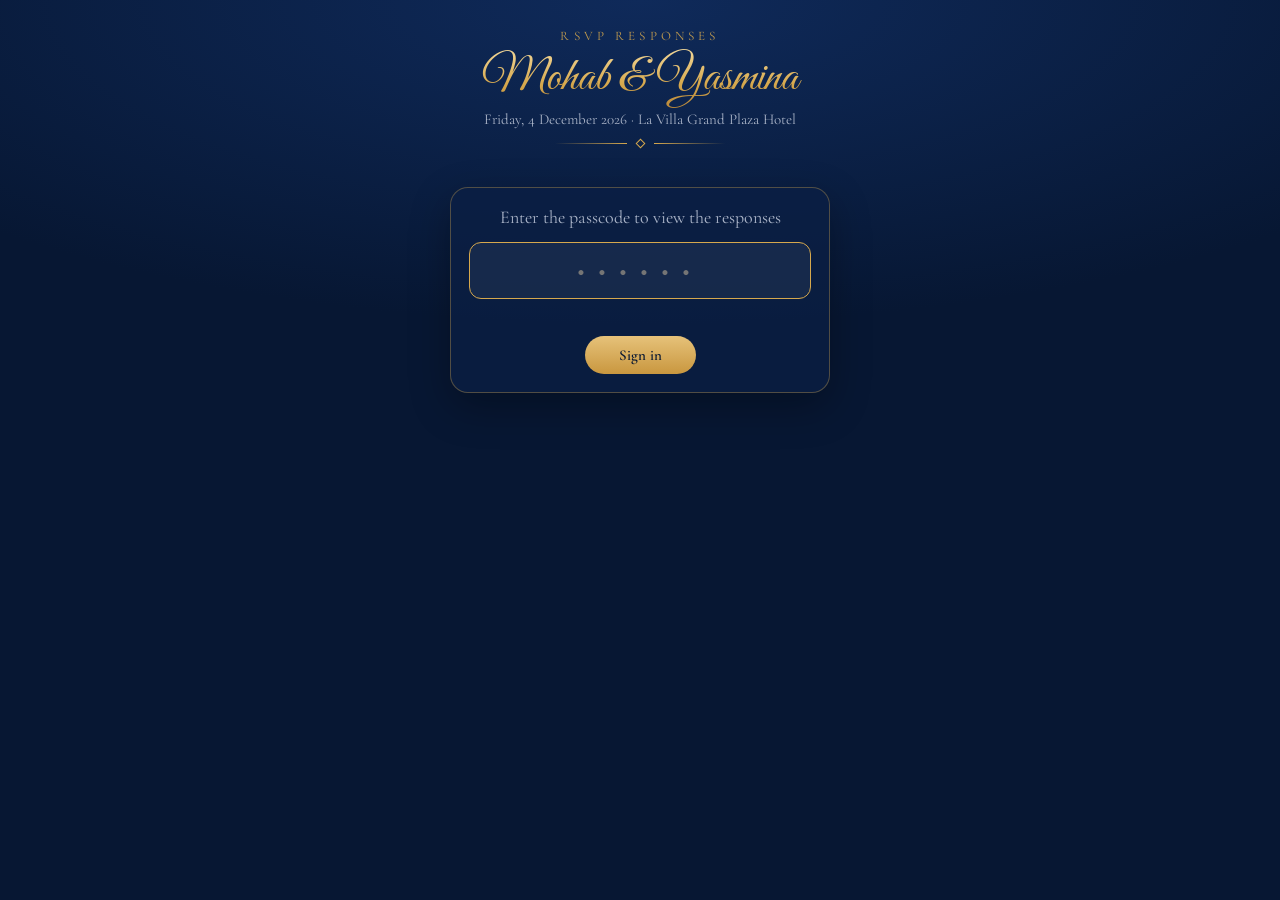
<file: rsvps.html>
<!doctype html>
<html lang="en" dir="ltr">
<head>
<meta charset="utf-8">
<meta name="viewport" content="width=device-width, initial-scale=1, viewport-fit=cover">
<meta name="robots" content="noindex, nofollow">
<meta name="referrer" content="no-referrer">
<title>RSVPs · Mohab &amp; Yasmina</title>
<link rel="icon" href="assets/images/favicon.png">
<link rel="stylesheet" href="css/google-fonts.css">
<style>
:root{--navy:#071733;--navy-2:#0d2550;--card:#0b1f45;--gold:#D6A84D;--gold-2:#E6C27A;--cream:#F5EBD6;--muted:#a9b3c7;--green:#6fcf97;--red:#e98a8a;--line:rgba(214,168,77,.35)}
*{box-sizing:border-box}
body{margin:0;min-height:100vh;background:radial-gradient(120% 60% at 50% 0%,#0f2a5a 0%,var(--navy) 60%);color:var(--cream);font-family:"Cormorant Garamond","Amiri",Georgia,serif;font-size:18px}
.wrap{max-width:760px;margin:0 auto;padding:28px 16px 60px}
header{text-align:center;margin-bottom:22px}
header .kicker{color:var(--gold);font-size:13px;letter-spacing:.32em;text-transform:uppercase;opacity:.9}
header h1{font-family:"Great Vibes",cursive;font-weight:400;font-size:48px;margin:4px 0 2px;background:linear-gradient(180deg,#F3D99B,#D6A84D 60%,#B9883A);-webkit-background-clip:text;background-clip:text;color:transparent}
header .sub{color:var(--muted);font-size:15px}
.orn{display:flex;align-items:center;justify-content:center;gap:10px;width:170px;margin:12px auto 0}
.orn i{flex:1;height:1px;background:linear-gradient(90deg,transparent,var(--gold))}
.orn i:last-child{background:linear-gradient(90deg,var(--gold),transparent)}
.orn b{width:7px;height:7px;border:1px solid var(--gold);transform:rotate(45deg)}
.panel{background:rgba(11,31,69,.75);border:1px solid var(--line);border-radius:18px;padding:18px;box-shadow:0 14px 40px rgba(0,0,0,.3)}
.stats{display:grid;grid-template-columns:repeat(3,1fr);gap:10px;margin-bottom:14px}
.stat{text-align:center;padding:14px 6px;border:1px solid var(--line);border-radius:14px;background:rgba(255,255,255,.03)}
.stat .n{font-family:"Cormorant Garamond",serif;font-size:38px;line-height:1;color:var(--gold-2)}
.stat .l{font-size:13px;letter-spacing:.12em;text-transform:uppercase;color:var(--muted);margin-top:6px}
.stat.ok .n{color:var(--green)}.stat.no .n{color:var(--red)}
.tools{display:flex;flex-wrap:wrap;gap:8px;align-items:center;margin-bottom:14px}
.tools input[type=search]{flex:1 1 200px;min-width:0;padding:10px 14px;border-radius:999px;border:1px solid var(--line);background:rgba(255,255,255,.05);color:var(--cream);font:inherit;font-size:16px;outline:none}
.tools input[type=search]:focus{border-color:var(--gold)}
.tabs{display:flex;gap:6px}
.btn{padding:8px 14px;border-radius:999px;border:1px solid var(--line);background:transparent;color:var(--cream);font:inherit;font-size:15px;cursor:pointer;white-space:nowrap}
.btn:hover{border-color:var(--gold)}
.btn.on{background:var(--gold);border-color:var(--gold);color:var(--navy)}
.btn.gold{background:linear-gradient(180deg,#E6C27A,#C9973F);border:0;color:var(--navy);font-weight:700;padding:10px 34px}
.list{display:grid;gap:10px}
.item{border:1px solid var(--line);border-radius:14px;padding:12px 14px;background:rgba(255,255,255,.03)}
.item .top{display:flex;align-items:center;gap:10px}
.item .name{font-weight:700;font-size:19px;flex:1;min-width:0;overflow-wrap:anywhere}
.badge{font-size:13px;padding:3px 10px;border-radius:999px;white-space:nowrap}
.badge.attending{background:rgba(111,207,151,.15);color:var(--green);border:1px solid rgba(111,207,151,.4)}
.badge.declined{background:rgba(233,138,138,.13);color:var(--red);border:1px solid rgba(233,138,138,.4)}
.item .msg{margin-top:8px;line-height:1.8;color:#EEE1C5;white-space:pre-wrap;overflow-wrap:anywhere;unicode-bidi:plaintext}
.item .meta{margin-top:6px;font-size:13px;color:var(--muted);display:flex;gap:10px;align-items:center}
.item .del{margin-inline-start:auto;background:none;border:0;color:var(--muted);cursor:pointer;font:inherit;font-size:13px;padding:2px 4px}
.item .del:hover{color:var(--red)}
.empty{text-align:center;color:var(--muted);padding:30px 10px}
.status-line{text-align:center;color:var(--muted);font-size:13px;margin-top:14px}
.login{max-width:380px;margin:40px auto 0;text-align:center}
.login p{color:var(--muted);margin:0 0 14px}
.login input{width:100%;padding:12px 14px;border-radius:12px;border:1px solid var(--line);background:rgba(255,255,255,.05);color:var(--cream);font-family:"Cormorant Garamond",serif;font-size:26px;letter-spacing:.5em;text-align:center;direction:ltr;margin-bottom:10px;outline:none}
.login input:focus{border-color:var(--gold)}
.login .err{color:var(--red);min-height:1.4em;font-size:15px;margin-bottom:6px}
[hidden]{display:none!important}
@media (max-width:480px){.stat .n{font-size:32px}header h1{font-size:40px}.stat .l{font-size:11px;letter-spacing:.06em}}
</style>
</head>
<body>
<div class="wrap">
  <header>
    <div class="kicker">RSVP Responses</div>
    <h1>Mohab &amp; Yasmina</h1>
    <div class="sub">Friday, 4 December 2026 · La Villa Grand Plaza Hotel</div>
    <div class="orn"><i></i><b></b><i></i></div>
  </header>

  <form class="panel login" id="login" autocomplete="off">
    <p>Enter the passcode to view the responses</p>
    <input type="password" id="pass" inputmode="numeric" autocomplete="off" maxlength="32" placeholder="••••••" required>
    <div class="err" id="loginErr"></div>
    <button class="btn gold" type="submit">Sign in</button>
  </form>

  <main id="app" hidden>
    <div class="stats">
      <div class="stat"><div class="n" id="sTotal">0</div><div class="l">Total</div></div>
      <div class="stat ok"><div class="n" id="sYes">0</div><div class="l">Attending</div></div>
      <div class="stat no"><div class="n" id="sNo">0</div><div class="l">Declined</div></div>
    </div>
    <div class="panel">
      <div class="tools">
        <input type="search" id="q" placeholder="Search name or message">
        <div class="tabs">
          <button class="btn on" data-f="all" type="button">All</button>
          <button class="btn" data-f="attending" type="button">Attending</button>
          <button class="btn" data-f="declined" type="button">Declined</button>
        </div>
        <button class="btn" id="csv" type="button">Export CSV</button>
        <button class="btn" id="refresh" type="button">Refresh</button>
      </div>
      <div class="list" id="list"></div>
    </div>
    <div class="status-line" id="statusLine"></div>
    <div class="status-line"><button class="btn" id="logout" type="button">Sign out</button></div>
  </main>
</div>

<script>
/* Same project as the invitation. Reading goes through get_invitation_rsvps(), which only answers
   with the right passcode and locks after repeated wrong tries. */
var CONFIG = {
  supabaseUrl: "https://jcuqwcwkowtjxcykstlf.supabase.co",
  anonKey: "sb_publishable_BFtrH3u_sv9zat6B9SALyw_nS7Pajaa",
  eventSlug: "mohab-yasmina"
};

(function () {
  var $ = function (id) { return document.getElementById(id); };
  var rows = [], filter = "all", code = "", timer = null;
  var STORE = "rsvp-pass-" + CONFIG.eventSlug;
  function num(n) { return String(n); }
  function esc(s) { return String(s == null ? "" : s).replace(/[&<>"']/g, function (c) { return { "&": "&amp;", "<": "&lt;", ">": "&gt;", '"': "&quot;", "'": "&#39;" }[c]; }); }
  function when(iso) {
    try { return new Date(iso).toLocaleString("en-GB", { day: "numeric", month: "short", hour: "numeric", minute: "2-digit", hour12: true }); }
    catch (e) { return iso; }
  }
  // every RPC answers {ok:true,...} or {ok:false,error:"invalid"|"locked"}
  function rpc(fn, args) {
    return fetch(CONFIG.supabaseUrl.replace(/\/$/, "") + "/rest/v1/rpc/" + fn, {
      method: "POST",
      headers: { "apikey": CONFIG.anonKey, "Authorization": "Bearer " + CONFIG.anonKey, "Content-Type": "application/json" },
      body: JSON.stringify(args)
    }).then(function (r) {
      if (!r.ok) throw new Error("HTTP " + r.status);
      return r.json();
    }).then(function (d) {
      if (!d || !d.ok) { var e = new Error((d && d.error) || "failed"); e.code = d && d.error; throw e; }
      return d;
    });
  }

  function render() {
    var yes = rows.filter(function (r) { return r.status === "attending"; }).length;
    $("sTotal").textContent = num(rows.length);
    $("sYes").textContent = num(yes);
    $("sNo").textContent = num(rows.length - yes);
    var q = $("q").value.trim().toLowerCase();
    var shown = rows.filter(function (r) {
      if (filter !== "all" && r.status !== filter) return false;
      return !q || (r.name + " " + (r.message || "")).toLowerCase().indexOf(q) !== -1;
    });
    $("list").innerHTML = shown.length ? shown.map(function (r) {
      var yesR = r.status === "attending";
      return '<div class="item"><div class="top"><div class="name">' + esc(r.name) + '</div>' +
        '<span class="badge ' + (yesR ? "attending" : "declined") + '">' + (yesR ? "Attending" : "Declined") + '</span></div>' +
        (r.message ? '<div class="msg">' + esc(r.message) + '</div>' : '') +
        '<div class="meta"><span>' + esc(when(r.created_at)) + '</span><span>' + (r.lang === "en" ? "EN" : "AR") + '</span>' +
        '<button class="del" type="button" data-id="' + esc(r.id) + '">Delete</button></div></div>';
    }).join("") : '<div class="empty">' + (rows.length ? "No matches" : "No responses yet") + '</div>';
  }

  function load(quiet) {
    if (!quiet) $("statusLine").textContent = "Loading…";
    return rpc("get_invitation_rsvps", { p_slug: CONFIG.eventSlug, p_passcode: code }).then(function (d) {
      rows = d.rows || [];
      render();
      $("statusLine").textContent = "Last updated " + new Date().toLocaleTimeString("en-GB", { hour: "numeric", minute: "2-digit", hour12: true }) + " · refreshes every minute";
    });
  }

  function showLogin(msg) {
    clearInterval(timer); rows = []; code = "";
    try { sessionStorage.removeItem(STORE); } catch (e) {}
    $("app").hidden = true; $("login").hidden = false;
    $("loginErr").textContent = msg || ""; $("statusLine").textContent = "";
    $("pass").value = ""; $("pass").focus();
  }

  function start(c) {
    code = c;
    $("loginErr").textContent = "";
    return load().then(function () {
      try { sessionStorage.setItem(STORE, code); } catch (e) {}
      $("login").hidden = true; $("app").hidden = false;
      clearInterval(timer); timer = setInterval(function () { load(true).catch(function () {}); }, 60000);
    }).catch(function (e) {
      showLogin(e.code === "invalid" ? "Wrong passcode" :
                e.code === "locked" ? "Too many wrong attempts. Try again in 15 minutes." :
                "Couldn't reach the database");
    });
  }

  $("login").addEventListener("submit", function (e) { e.preventDefault(); var c = $("pass").value.trim(); if (c) start(c); });
  $("q").addEventListener("input", render);
  document.querySelectorAll(".tabs .btn").forEach(function (b) {
    b.addEventListener("click", function () {
      document.querySelectorAll(".tabs .btn").forEach(function (x) { x.classList.toggle("on", x === b); });
      filter = b.getAttribute("data-f"); render();
    });
  });
  $("refresh").addEventListener("click", function () { load().catch(function () { $("statusLine").textContent = "Couldn't refresh"; }); });
  $("logout").addEventListener("click", function () { showLogin(""); });
  $("list").addEventListener("click", function (e) {
    var b = e.target.closest(".del"); if (!b) return;
    var r = rows.filter(function (x) { return x.id === b.getAttribute("data-id"); })[0];
    if (!r || !confirm("Delete the response from \"" + r.name + "\"? This can't be undone.")) return;
    rpc("delete_invitation_rsvp", { p_slug: CONFIG.eventSlug, p_passcode: code, p_id: r.id }).then(function () { return load(true); })
      .catch(function () { alert("Couldn't delete"); });
  });
  $("csv").addEventListener("click", function () {
    var head = ["Name", "Status", "Message", "Language", "Time"];
    var lines = [head].concat(rows.map(function (r) {
      return [r.name, r.status === "attending" ? "Attending" : "Declined", r.message || "", r.lang || "", new Date(r.created_at).toLocaleString("en-GB")];
    })).map(function (cols) {
      return cols.map(function (c) {
        c = String(c);
        if (/^[=+\-@\t\r]/.test(c)) c = "'" + c; // stop Excel from running a guest-typed formula
        return '"' + c.replace(/"/g, '""') + '"';
      }).join(",");
    });
    var blob = new Blob(["﻿" + lines.join("\r\n")], { type: "text/csv;charset=utf-8" });
    var a = document.createElement("a"); a.href = URL.createObjectURL(blob); a.download = "rsvps-" + CONFIG.eventSlug + ".csv"; a.click();
    setTimeout(function () { URL.revokeObjectURL(a.href); }, 1000);
  });

  if (CONFIG.supabaseUrl.indexOf("http") !== 0) { $("loginErr").textContent = "This page is not connected to Supabase yet"; return; }
  // remembered only until this tab is closed
  var saved = null; try { saved = sessionStorage.getItem(STORE); } catch (e) {}
  if (saved) start(saved); else $("pass").focus();
})();
</script>
</body>
</html>
</file>
<file: css/google-fonts.css>
/* arabic */
@font-face {
  font-family: 'Amiri';
  font-style: normal;
  font-weight: 400;
  font-display: swap;
  src: url(../assets/fonts/J7aRnpd8CGxBHpUrtLMA7w.woff2) format('woff2');
  unicode-range: U+0600-06FF, U+0750-077F, U+0870-088E, U+0890-0891, U+0897-08E1, U+08E3-08FF, U+200C-200E, U+2010-2011, U+204F, U+2E41, U+FB50-FDFF, U+FE70-FE74, U+FE76-FEFC, U+102E0-102FB, U+10E60-10E7E, U+10EC2-10EC4, U+10EFC-10EFF, U+1EE00-1EE03, U+1EE05-1EE1F, U+1EE21-1EE22, U+1EE24, U+1EE27, U+1EE29-1EE32, U+1EE34-1EE37, U+1EE39, U+1EE3B, U+1EE42, U+1EE47, U+1EE49, U+1EE4B, U+1EE4D-1EE4F, U+1EE51-1EE52, U+1EE54, U+1EE57, U+1EE59, U+1EE5B, U+1EE5D, U+1EE5F, U+1EE61-1EE62, U+1EE64, U+1EE67-1EE6A, U+1EE6C-1EE72, U+1EE74-1EE77, U+1EE79-1EE7C, U+1EE7E, U+1EE80-1EE89, U+1EE8B-1EE9B, U+1EEA1-1EEA3, U+1EEA5-1EEA9, U+1EEAB-1EEBB, U+1EEF0-1EEF1;
}
/* latin-ext */
@font-face {
  font-family: 'Amiri';
  font-style: normal;
  font-weight: 400;
  font-display: swap;
  src: url(../assets/fonts/J7aRnpd8CGxBHpUgtLMA7w.woff2) format('woff2');
  unicode-range: U+0100-02BA, U+02BD-02C5, U+02C7-02CC, U+02CE-02D7, U+02DD-02FF, U+0304, U+0308, U+0329, U+1D00-1DBF, U+1E00-1E9F, U+1EF2-1EFF, U+2020, U+20A0-20AB, U+20AD-20C0, U+2113, U+2C60-2C7F, U+A720-A7FF;
}
/* latin */
@font-face {
  font-family: 'Amiri';
  font-style: normal;
  font-weight: 400;
  font-display: swap;
  src: url(../assets/fonts/J7aRnpd8CGxBHpUutLM.woff2) format('woff2');
  unicode-range: U+0000-00FF, U+0131, U+0152-0153, U+02BB-02BC, U+02C6, U+02DA, U+02DC, U+0304, U+0308, U+0329, U+2000-206F, U+20AC, U+2122, U+2191, U+2193, U+2212, U+2215, U+FEFF, U+FFFD;
}
/* arabic */
@font-face {
  font-family: 'Amiri';
  font-style: normal;
  font-weight: 700;
  font-display: swap;
  src: url(../assets/fonts/J7acnpd8CGxBHp2VkaY6zp5yGw.woff2) format('woff2');
  unicode-range: U+0600-06FF, U+0750-077F, U+0870-088E, U+0890-0891, U+0897-08E1, U+08E3-08FF, U+200C-200E, U+2010-2011, U+204F, U+2E41, U+FB50-FDFF, U+FE70-FE74, U+FE76-FEFC, U+102E0-102FB, U+10E60-10E7E, U+10EC2-10EC4, U+10EFC-10EFF, U+1EE00-1EE03, U+1EE05-1EE1F, U+1EE21-1EE22, U+1EE24, U+1EE27, U+1EE29-1EE32, U+1EE34-1EE37, U+1EE39, U+1EE3B, U+1EE42, U+1EE47, U+1EE49, U+1EE4B, U+1EE4D-1EE4F, U+1EE51-1EE52, U+1EE54, U+1EE57, U+1EE59, U+1EE5B, U+1EE5D, U+1EE5F, U+1EE61-1EE62, U+1EE64, U+1EE67-1EE6A, U+1EE6C-1EE72, U+1EE74-1EE77, U+1EE79-1EE7C, U+1EE7E, U+1EE80-1EE89, U+1EE8B-1EE9B, U+1EEA1-1EEA3, U+1EEA5-1EEA9, U+1EEAB-1EEBB, U+1EEF0-1EEF1;
}
/* latin-ext */
@font-face {
  font-family: 'Amiri';
  font-style: normal;
  font-weight: 700;
  font-display: swap;
  src: url(../assets/fonts/J7acnpd8CGxBHp2VkaYxzp5yGw.woff2) format('woff2');
  unicode-range: U+0100-02BA, U+02BD-02C5, U+02C7-02CC, U+02CE-02D7, U+02DD-02FF, U+0304, U+0308, U+0329, U+1D00-1DBF, U+1E00-1E9F, U+1EF2-1EFF, U+2020, U+20A0-20AB, U+20AD-20C0, U+2113, U+2C60-2C7F, U+A720-A7FF;
}
/* latin */
@font-face {
  font-family: 'Amiri';
  font-style: normal;
  font-weight: 700;
  font-display: swap;
  src: url(../assets/fonts/J7acnpd8CGxBHp2VkaY_zp4.woff2) format('woff2');
  unicode-range: U+0000-00FF, U+0131, U+0152-0153, U+02BB-02BC, U+02C6, U+02DA, U+02DC, U+0304, U+0308, U+0329, U+2000-206F, U+20AC, U+2122, U+2191, U+2193, U+2212, U+2215, U+FEFF, U+FFFD;
}
/* arabic */
@font-face {
  font-family: 'Aref Ruqaa';
  font-style: normal;
  font-weight: 400;
  font-display: swap;
  src: url(../assets/fonts/WwkbxPW1E165rajQKDulIIIoVeo5.woff2) format('woff2');
  unicode-range: U+0600-06FF, U+0750-077F, U+0870-088E, U+0890-0891, U+0897-08E1, U+08E3-08FF, U+200C-200E, U+2010-2011, U+204F, U+2E41, U+FB50-FDFF, U+FE70-FE74, U+FE76-FEFC, U+102E0-102FB, U+10E60-10E7E, U+10EC2-10EC4, U+10EFC-10EFF, U+1EE00-1EE03, U+1EE05-1EE1F, U+1EE21-1EE22, U+1EE24, U+1EE27, U+1EE29-1EE32, U+1EE34-1EE37, U+1EE39, U+1EE3B, U+1EE42, U+1EE47, U+1EE49, U+1EE4B, U+1EE4D-1EE4F, U+1EE51-1EE52, U+1EE54, U+1EE57, U+1EE59, U+1EE5B, U+1EE5D, U+1EE5F, U+1EE61-1EE62, U+1EE64, U+1EE67-1EE6A, U+1EE6C-1EE72, U+1EE74-1EE77, U+1EE79-1EE7C, U+1EE7E, U+1EE80-1EE89, U+1EE8B-1EE9B, U+1EEA1-1EEA3, U+1EEA5-1EEA9, U+1EEAB-1EEBB, U+1EEF0-1EEF1;
}
/* latin-ext */
@font-face {
  font-family: 'Aref Ruqaa';
  font-style: normal;
  font-weight: 400;
  font-display: swap;
  src: url(../assets/fonts/WwkbxPW1E165rajQKDulIIkoVeo5.woff2) format('woff2');
  unicode-range: U+0100-02BA, U+02BD-02C5, U+02C7-02CC, U+02CE-02D7, U+02DD-02FF, U+0304, U+0308, U+0329, U+1D00-1DBF, U+1E00-1E9F, U+1EF2-1EFF, U+2020, U+20A0-20AB, U+20AD-20C0, U+2113, U+2C60-2C7F, U+A720-A7FF;
}
/* latin */
@font-face {
  font-family: 'Aref Ruqaa';
  font-style: normal;
  font-weight: 400;
  font-display: swap;
  src: url(../assets/fonts/WwkbxPW1E165rajQKDulIIcoVQ.woff2) format('woff2');
  unicode-range: U+0000-00FF, U+0131, U+0152-0153, U+02BB-02BC, U+02C6, U+02DA, U+02DC, U+0304, U+0308, U+0329, U+2000-206F, U+20AC, U+2122, U+2191, U+2193, U+2212, U+2215, U+FEFF, U+FFFD;
}
/* arabic */
@font-face {
  font-family: 'Aref Ruqaa';
  font-style: normal;
  font-weight: 700;
  font-display: swap;
  src: url(../assets/fonts/WwkYxPW1E165rajQKDulKDwNQNAY2e_7.woff2) format('woff2');
  unicode-range: U+0600-06FF, U+0750-077F, U+0870-088E, U+0890-0891, U+0897-08E1, U+08E3-08FF, U+200C-200E, U+2010-2011, U+204F, U+2E41, U+FB50-FDFF, U+FE70-FE74, U+FE76-FEFC, U+102E0-102FB, U+10E60-10E7E, U+10EC2-10EC4, U+10EFC-10EFF, U+1EE00-1EE03, U+1EE05-1EE1F, U+1EE21-1EE22, U+1EE24, U+1EE27, U+1EE29-1EE32, U+1EE34-1EE37, U+1EE39, U+1EE3B, U+1EE42, U+1EE47, U+1EE49, U+1EE4B, U+1EE4D-1EE4F, U+1EE51-1EE52, U+1EE54, U+1EE57, U+1EE59, U+1EE5B, U+1EE5D, U+1EE5F, U+1EE61-1EE62, U+1EE64, U+1EE67-1EE6A, U+1EE6C-1EE72, U+1EE74-1EE77, U+1EE79-1EE7C, U+1EE7E, U+1EE80-1EE89, U+1EE8B-1EE9B, U+1EEA1-1EEA3, U+1EEA5-1EEA9, U+1EEAB-1EEBB, U+1EEF0-1EEF1;
}
/* latin-ext */
@font-face {
  font-family: 'Aref Ruqaa';
  font-style: normal;
  font-weight: 700;
  font-display: swap;
  src: url(../assets/fonts/WwkYxPW1E165rajQKDulKDwNQNsY2e_7.woff2) format('woff2');
  unicode-range: U+0100-02BA, U+02BD-02C5, U+02C7-02CC, U+02CE-02D7, U+02DD-02FF, U+0304, U+0308, U+0329, U+1D00-1DBF, U+1E00-1E9F, U+1EF2-1EFF, U+2020, U+20A0-20AB, U+20AD-20C0, U+2113, U+2C60-2C7F, U+A720-A7FF;
}
/* latin */
@font-face {
  font-family: 'Aref Ruqaa';
  font-style: normal;
  font-weight: 700;
  font-display: swap;
  src: url(../assets/fonts/WwkYxPW1E165rajQKDulKDwNQNUY2Q.woff2) format('woff2');
  unicode-range: U+0000-00FF, U+0131, U+0152-0153, U+02BB-02BC, U+02C6, U+02DA, U+02DC, U+0304, U+0308, U+0329, U+2000-206F, U+20AC, U+2122, U+2191, U+2193, U+2212, U+2215, U+FEFF, U+FFFD;
}
/* arabic */
@font-face {
  font-family: 'Cairo';
  font-style: normal;
  font-weight: 300;
  font-display: swap;
  src: url(../assets/fonts/SLXVc1nY6HkvangtZmpQdkhzfH5lkSscQyyS4J0.woff2) format('woff2');
  unicode-range: U+0600-06FF, U+0750-077F, U+0870-088E, U+0890-0891, U+0897-08E1, U+08E3-08FF, U+200C-200E, U+2010-2011, U+204F, U+2E41, U+FB50-FDFF, U+FE70-FE74, U+FE76-FEFC, U+102E0-102FB, U+10E60-10E7E, U+10EC2-10EC4, U+10EFC-10EFF, U+1EE00-1EE03, U+1EE05-1EE1F, U+1EE21-1EE22, U+1EE24, U+1EE27, U+1EE29-1EE32, U+1EE34-1EE37, U+1EE39, U+1EE3B, U+1EE42, U+1EE47, U+1EE49, U+1EE4B, U+1EE4D-1EE4F, U+1EE51-1EE52, U+1EE54, U+1EE57, U+1EE59, U+1EE5B, U+1EE5D, U+1EE5F, U+1EE61-1EE62, U+1EE64, U+1EE67-1EE6A, U+1EE6C-1EE72, U+1EE74-1EE77, U+1EE79-1EE7C, U+1EE7E, U+1EE80-1EE89, U+1EE8B-1EE9B, U+1EEA1-1EEA3, U+1EEA5-1EEA9, U+1EEAB-1EEBB, U+1EEF0-1EEF1;
}
/* latin-ext */
@font-face {
  font-family: 'Cairo';
  font-style: normal;
  font-weight: 300;
  font-display: swap;
  src: url(../assets/fonts/SLXVc1nY6HkvangtZmpQdkhzfH5lkSscSCyS4J0.woff2) format('woff2');
  unicode-range: U+0100-02BA, U+02BD-02C5, U+02C7-02CC, U+02CE-02D7, U+02DD-02FF, U+0304, U+0308, U+0329, U+1D00-1DBF, U+1E00-1E9F, U+1EF2-1EFF, U+2020, U+20A0-20AB, U+20AD-20C0, U+2113, U+2C60-2C7F, U+A720-A7FF;
}
/* latin */
@font-face {
  font-family: 'Cairo';
  font-style: normal;
  font-weight: 300;
  font-display: swap;
  src: url(../assets/fonts/SLXVc1nY6HkvangtZmpQdkhzfH5lkSscRiyS.woff2) format('woff2');
  unicode-range: U+0000-00FF, U+0131, U+0152-0153, U+02BB-02BC, U+02C6, U+02DA, U+02DC, U+0304, U+0308, U+0329, U+2000-206F, U+20AC, U+2122, U+2191, U+2193, U+2212, U+2215, U+FEFF, U+FFFD;
}
/* arabic */
@font-face {
  font-family: 'Cairo';
  font-style: normal;
  font-weight: 400;
  font-display: swap;
  src: url(../assets/fonts/SLXVc1nY6HkvangtZmpQdkhzfH5lkSscQyyS4J0.woff2) format('woff2');
  unicode-range: U+0600-06FF, U+0750-077F, U+0870-088E, U+0890-0891, U+0897-08E1, U+08E3-08FF, U+200C-200E, U+2010-2011, U+204F, U+2E41, U+FB50-FDFF, U+FE70-FE74, U+FE76-FEFC, U+102E0-102FB, U+10E60-10E7E, U+10EC2-10EC4, U+10EFC-10EFF, U+1EE00-1EE03, U+1EE05-1EE1F, U+1EE21-1EE22, U+1EE24, U+1EE27, U+1EE29-1EE32, U+1EE34-1EE37, U+1EE39, U+1EE3B, U+1EE42, U+1EE47, U+1EE49, U+1EE4B, U+1EE4D-1EE4F, U+1EE51-1EE52, U+1EE54, U+1EE57, U+1EE59, U+1EE5B, U+1EE5D, U+1EE5F, U+1EE61-1EE62, U+1EE64, U+1EE67-1EE6A, U+1EE6C-1EE72, U+1EE74-1EE77, U+1EE79-1EE7C, U+1EE7E, U+1EE80-1EE89, U+1EE8B-1EE9B, U+1EEA1-1EEA3, U+1EEA5-1EEA9, U+1EEAB-1EEBB, U+1EEF0-1EEF1;
}
/* latin-ext */
@font-face {
  font-family: 'Cairo';
  font-style: normal;
  font-weight: 400;
  font-display: swap;
  src: url(../assets/fonts/SLXVc1nY6HkvangtZmpQdkhzfH5lkSscSCyS4J0.woff2) format('woff2');
  unicode-range: U+0100-02BA, U+02BD-02C5, U+02C7-02CC, U+02CE-02D7, U+02DD-02FF, U+0304, U+0308, U+0329, U+1D00-1DBF, U+1E00-1E9F, U+1EF2-1EFF, U+2020, U+20A0-20AB, U+20AD-20C0, U+2113, U+2C60-2C7F, U+A720-A7FF;
}
/* latin */
@font-face {
  font-family: 'Cairo';
  font-style: normal;
  font-weight: 400;
  font-display: swap;
  src: url(../assets/fonts/SLXVc1nY6HkvangtZmpQdkhzfH5lkSscRiyS.woff2) format('woff2');
  unicode-range: U+0000-00FF, U+0131, U+0152-0153, U+02BB-02BC, U+02C6, U+02DA, U+02DC, U+0304, U+0308, U+0329, U+2000-206F, U+20AC, U+2122, U+2191, U+2193, U+2212, U+2215, U+FEFF, U+FFFD;
}
/* arabic */
@font-face {
  font-family: 'Cairo';
  font-style: normal;
  font-weight: 600;
  font-display: swap;
  src: url(../assets/fonts/SLXVc1nY6HkvangtZmpQdkhzfH5lkSscQyyS4J0.woff2) format('woff2');
  unicode-range: U+0600-06FF, U+0750-077F, U+0870-088E, U+0890-0891, U+0897-08E1, U+08E3-08FF, U+200C-200E, U+2010-2011, U+204F, U+2E41, U+FB50-FDFF, U+FE70-FE74, U+FE76-FEFC, U+102E0-102FB, U+10E60-10E7E, U+10EC2-10EC4, U+10EFC-10EFF, U+1EE00-1EE03, U+1EE05-1EE1F, U+1EE21-1EE22, U+1EE24, U+1EE27, U+1EE29-1EE32, U+1EE34-1EE37, U+1EE39, U+1EE3B, U+1EE42, U+1EE47, U+1EE49, U+1EE4B, U+1EE4D-1EE4F, U+1EE51-1EE52, U+1EE54, U+1EE57, U+1EE59, U+1EE5B, U+1EE5D, U+1EE5F, U+1EE61-1EE62, U+1EE64, U+1EE67-1EE6A, U+1EE6C-1EE72, U+1EE74-1EE77, U+1EE79-1EE7C, U+1EE7E, U+1EE80-1EE89, U+1EE8B-1EE9B, U+1EEA1-1EEA3, U+1EEA5-1EEA9, U+1EEAB-1EEBB, U+1EEF0-1EEF1;
}
/* latin-ext */
@font-face {
  font-family: 'Cairo';
  font-style: normal;
  font-weight: 600;
  font-display: swap;
  src: url(../assets/fonts/SLXVc1nY6HkvangtZmpQdkhzfH5lkSscSCyS4J0.woff2) format('woff2');
  unicode-range: U+0100-02BA, U+02BD-02C5, U+02C7-02CC, U+02CE-02D7, U+02DD-02FF, U+0304, U+0308, U+0329, U+1D00-1DBF, U+1E00-1E9F, U+1EF2-1EFF, U+2020, U+20A0-20AB, U+20AD-20C0, U+2113, U+2C60-2C7F, U+A720-A7FF;
}
/* latin */
@font-face {
  font-family: 'Cairo';
  font-style: normal;
  font-weight: 600;
  font-display: swap;
  src: url(../assets/fonts/SLXVc1nY6HkvangtZmpQdkhzfH5lkSscRiyS.woff2) format('woff2');
  unicode-range: U+0000-00FF, U+0131, U+0152-0153, U+02BB-02BC, U+02C6, U+02DA, U+02DC, U+0304, U+0308, U+0329, U+2000-206F, U+20AC, U+2122, U+2191, U+2193, U+2212, U+2215, U+FEFF, U+FFFD;
}
/* arabic */
@font-face {
  font-family: 'Cairo';
  font-style: normal;
  font-weight: 700;
  font-display: swap;
  src: url(../assets/fonts/SLXVc1nY6HkvangtZmpQdkhzfH5lkSscQyyS4J0.woff2) format('woff2');
  unicode-range: U+0600-06FF, U+0750-077F, U+0870-088E, U+0890-0891, U+0897-08E1, U+08E3-08FF, U+200C-200E, U+2010-2011, U+204F, U+2E41, U+FB50-FDFF, U+FE70-FE74, U+FE76-FEFC, U+102E0-102FB, U+10E60-10E7E, U+10EC2-10EC4, U+10EFC-10EFF, U+1EE00-1EE03, U+1EE05-1EE1F, U+1EE21-1EE22, U+1EE24, U+1EE27, U+1EE29-1EE32, U+1EE34-1EE37, U+1EE39, U+1EE3B, U+1EE42, U+1EE47, U+1EE49, U+1EE4B, U+1EE4D-1EE4F, U+1EE51-1EE52, U+1EE54, U+1EE57, U+1EE59, U+1EE5B, U+1EE5D, U+1EE5F, U+1EE61-1EE62, U+1EE64, U+1EE67-1EE6A, U+1EE6C-1EE72, U+1EE74-1EE77, U+1EE79-1EE7C, U+1EE7E, U+1EE80-1EE89, U+1EE8B-1EE9B, U+1EEA1-1EEA3, U+1EEA5-1EEA9, U+1EEAB-1EEBB, U+1EEF0-1EEF1;
}
/* latin-ext */
@font-face {
  font-family: 'Cairo';
  font-style: normal;
  font-weight: 700;
  font-display: swap;
  src: url(../assets/fonts/SLXVc1nY6HkvangtZmpQdkhzfH5lkSscSCyS4J0.woff2) format('woff2');
  unicode-range: U+0100-02BA, U+02BD-02C5, U+02C7-02CC, U+02CE-02D7, U+02DD-02FF, U+0304, U+0308, U+0329, U+1D00-1DBF, U+1E00-1E9F, U+1EF2-1EFF, U+2020, U+20A0-20AB, U+20AD-20C0, U+2113, U+2C60-2C7F, U+A720-A7FF;
}
/* latin */
@font-face {
  font-family: 'Cairo';
  font-style: normal;
  font-weight: 700;
  font-display: swap;
  src: url(../assets/fonts/SLXVc1nY6HkvangtZmpQdkhzfH5lkSscRiyS.woff2) format('woff2');
  unicode-range: U+0000-00FF, U+0131, U+0152-0153, U+02BB-02BC, U+02C6, U+02DA, U+02DC, U+0304, U+0308, U+0329, U+2000-206F, U+20AC, U+2122, U+2191, U+2193, U+2212, U+2215, U+FEFF, U+FFFD;
}
/* cyrillic-ext */
@font-face {
  font-family: 'Cormorant Garamond';
  font-style: normal;
  font-weight: 300;
  font-display: swap;
  src: url(../assets/fonts/co3bmX5slCNuHLi8bLeY9MK7whWMhyjYpHtKgS4.woff2) format('woff2');
  unicode-range: U+0460-052F, U+1C80-1C8A, U+20B4, U+2DE0-2DFF, U+A640-A69F, U+FE2E-FE2F;
}
/* cyrillic */
@font-face {
  font-family: 'Cormorant Garamond';
  font-style: normal;
  font-weight: 300;
  font-display: swap;
  src: url(../assets/fonts/co3bmX5slCNuHLi8bLeY9MK7whWMhyjYrXtKgS4.woff2) format('woff2');
  unicode-range: U+0301, U+0400-045F, U+0490-0491, U+04B0-04B1, U+2116;
}
/* vietnamese */
@font-face {
  font-family: 'Cormorant Garamond';
  font-style: normal;
  font-weight: 300;
  font-display: swap;
  src: url(../assets/fonts/co3bmX5slCNuHLi8bLeY9MK7whWMhyjYpntKgS4.woff2) format('woff2');
  unicode-range: U+0102-0103, U+0110-0111, U+0128-0129, U+0168-0169, U+01A0-01A1, U+01AF-01B0, U+0300-0301, U+0303-0304, U+0308-0309, U+0323, U+0329, U+1EA0-1EF9, U+20AB;
}
/* latin-ext */
@font-face {
  font-family: 'Cormorant Garamond';
  font-style: normal;
  font-weight: 300;
  font-display: swap;
  src: url(../assets/fonts/co3bmX5slCNuHLi8bLeY9MK7whWMhyjYp3tKgS4.woff2) format('woff2');
  unicode-range: U+0100-02BA, U+02BD-02C5, U+02C7-02CC, U+02CE-02D7, U+02DD-02FF, U+0304, U+0308, U+0329, U+1D00-1DBF, U+1E00-1E9F, U+1EF2-1EFF, U+2020, U+20A0-20AB, U+20AD-20C0, U+2113, U+2C60-2C7F, U+A720-A7FF;
}
/* latin */
@font-face {
  font-family: 'Cormorant Garamond';
  font-style: normal;
  font-weight: 300;
  font-display: swap;
  src: url(../assets/fonts/co3bmX5slCNuHLi8bLeY9MK7whWMhyjYqXtK.woff2) format('woff2');
  unicode-range: U+0000-00FF, U+0131, U+0152-0153, U+02BB-02BC, U+02C6, U+02DA, U+02DC, U+0304, U+0308, U+0329, U+2000-206F, U+20AC, U+2122, U+2191, U+2193, U+2212, U+2215, U+FEFF, U+FFFD;
}
/* cyrillic-ext */
@font-face {
  font-family: 'Cormorant Garamond';
  font-style: normal;
  font-weight: 400;
  font-display: swap;
  src: url(../assets/fonts/co3bmX5slCNuHLi8bLeY9MK7whWMhyjYpHtKgS4.woff2) format('woff2');
  unicode-range: U+0460-052F, U+1C80-1C8A, U+20B4, U+2DE0-2DFF, U+A640-A69F, U+FE2E-FE2F;
}
/* cyrillic */
@font-face {
  font-family: 'Cormorant Garamond';
  font-style: normal;
  font-weight: 400;
  font-display: swap;
  src: url(../assets/fonts/co3bmX5slCNuHLi8bLeY9MK7whWMhyjYrXtKgS4.woff2) format('woff2');
  unicode-range: U+0301, U+0400-045F, U+0490-0491, U+04B0-04B1, U+2116;
}
/* vietnamese */
@font-face {
  font-family: 'Cormorant Garamond';
  font-style: normal;
  font-weight: 400;
  font-display: swap;
  src: url(../assets/fonts/co3bmX5slCNuHLi8bLeY9MK7whWMhyjYpntKgS4.woff2) format('woff2');
  unicode-range: U+0102-0103, U+0110-0111, U+0128-0129, U+0168-0169, U+01A0-01A1, U+01AF-01B0, U+0300-0301, U+0303-0304, U+0308-0309, U+0323, U+0329, U+1EA0-1EF9, U+20AB;
}
/* latin-ext */
@font-face {
  font-family: 'Cormorant Garamond';
  font-style: normal;
  font-weight: 400;
  font-display: swap;
  src: url(../assets/fonts/co3bmX5slCNuHLi8bLeY9MK7whWMhyjYp3tKgS4.woff2) format('woff2');
  unicode-range: U+0100-02BA, U+02BD-02C5, U+02C7-02CC, U+02CE-02D7, U+02DD-02FF, U+0304, U+0308, U+0329, U+1D00-1DBF, U+1E00-1E9F, U+1EF2-1EFF, U+2020, U+20A0-20AB, U+20AD-20C0, U+2113, U+2C60-2C7F, U+A720-A7FF;
}
/* latin */
@font-face {
  font-family: 'Cormorant Garamond';
  font-style: normal;
  font-weight: 400;
  font-display: swap;
  src: url(../assets/fonts/co3bmX5slCNuHLi8bLeY9MK7whWMhyjYqXtK.woff2) format('woff2');
  unicode-range: U+0000-00FF, U+0131, U+0152-0153, U+02BB-02BC, U+02C6, U+02DA, U+02DC, U+0304, U+0308, U+0329, U+2000-206F, U+20AC, U+2122, U+2191, U+2193, U+2212, U+2215, U+FEFF, U+FFFD;
}
/* cyrillic-ext */
@font-face {
  font-family: 'Cormorant Garamond';
  font-style: normal;
  font-weight: 500;
  font-display: swap;
  src: url(../assets/fonts/co3bmX5slCNuHLi8bLeY9MK7whWMhyjYpHtKgS4.woff2) format('woff2');
  unicode-range: U+0460-052F, U+1C80-1C8A, U+20B4, U+2DE0-2DFF, U+A640-A69F, U+FE2E-FE2F;
}
/* cyrillic */
@font-face {
  font-family: 'Cormorant Garamond';
  font-style: normal;
  font-weight: 500;
  font-display: swap;
  src: url(../assets/fonts/co3bmX5slCNuHLi8bLeY9MK7whWMhyjYrXtKgS4.woff2) format('woff2');
  unicode-range: U+0301, U+0400-045F, U+0490-0491, U+04B0-04B1, U+2116;
}
/* vietnamese */
@font-face {
  font-family: 'Cormorant Garamond';
  font-style: normal;
  font-weight: 500;
  font-display: swap;
  src: url(../assets/fonts/co3bmX5slCNuHLi8bLeY9MK7whWMhyjYpntKgS4.woff2) format('woff2');
  unicode-range: U+0102-0103, U+0110-0111, U+0128-0129, U+0168-0169, U+01A0-01A1, U+01AF-01B0, U+0300-0301, U+0303-0304, U+0308-0309, U+0323, U+0329, U+1EA0-1EF9, U+20AB;
}
/* latin-ext */
@font-face {
  font-family: 'Cormorant Garamond';
  font-style: normal;
  font-weight: 500;
  font-display: swap;
  src: url(../assets/fonts/co3bmX5slCNuHLi8bLeY9MK7whWMhyjYp3tKgS4.woff2) format('woff2');
  unicode-range: U+0100-02BA, U+02BD-02C5, U+02C7-02CC, U+02CE-02D7, U+02DD-02FF, U+0304, U+0308, U+0329, U+1D00-1DBF, U+1E00-1E9F, U+1EF2-1EFF, U+2020, U+20A0-20AB, U+20AD-20C0, U+2113, U+2C60-2C7F, U+A720-A7FF;
}
/* latin */
@font-face {
  font-family: 'Cormorant Garamond';
  font-style: normal;
  font-weight: 500;
  font-display: swap;
  src: url(../assets/fonts/co3bmX5slCNuHLi8bLeY9MK7whWMhyjYqXtK.woff2) format('woff2');
  unicode-range: U+0000-00FF, U+0131, U+0152-0153, U+02BB-02BC, U+02C6, U+02DA, U+02DC, U+0304, U+0308, U+0329, U+2000-206F, U+20AC, U+2122, U+2191, U+2193, U+2212, U+2215, U+FEFF, U+FFFD;
}
/* cyrillic-ext */
@font-face {
  font-family: 'Cormorant Garamond';
  font-style: normal;
  font-weight: 600;
  font-display: swap;
  src: url(../assets/fonts/co3bmX5slCNuHLi8bLeY9MK7whWMhyjYpHtKgS4.woff2) format('woff2');
  unicode-range: U+0460-052F, U+1C80-1C8A, U+20B4, U+2DE0-2DFF, U+A640-A69F, U+FE2E-FE2F;
}
/* cyrillic */
@font-face {
  font-family: 'Cormorant Garamond';
  font-style: normal;
  font-weight: 600;
  font-display: swap;
  src: url(../assets/fonts/co3bmX5slCNuHLi8bLeY9MK7whWMhyjYrXtKgS4.woff2) format('woff2');
  unicode-range: U+0301, U+0400-045F, U+0490-0491, U+04B0-04B1, U+2116;
}
/* vietnamese */
@font-face {
  font-family: 'Cormorant Garamond';
  font-style: normal;
  font-weight: 600;
  font-display: swap;
  src: url(../assets/fonts/co3bmX5slCNuHLi8bLeY9MK7whWMhyjYpntKgS4.woff2) format('woff2');
  unicode-range: U+0102-0103, U+0110-0111, U+0128-0129, U+0168-0169, U+01A0-01A1, U+01AF-01B0, U+0300-0301, U+0303-0304, U+0308-0309, U+0323, U+0329, U+1EA0-1EF9, U+20AB;
}
/* latin-ext */
@font-face {
  font-family: 'Cormorant Garamond';
  font-style: normal;
  font-weight: 600;
  font-display: swap;
  src: url(../assets/fonts/co3bmX5slCNuHLi8bLeY9MK7whWMhyjYp3tKgS4.woff2) format('woff2');
  unicode-range: U+0100-02BA, U+02BD-02C5, U+02C7-02CC, U+02CE-02D7, U+02DD-02FF, U+0304, U+0308, U+0329, U+1D00-1DBF, U+1E00-1E9F, U+1EF2-1EFF, U+2020, U+20A0-20AB, U+20AD-20C0, U+2113, U+2C60-2C7F, U+A720-A7FF;
}
/* latin */
@font-face {
  font-family: 'Cormorant Garamond';
  font-style: normal;
  font-weight: 600;
  font-display: swap;
  src: url(../assets/fonts/co3bmX5slCNuHLi8bLeY9MK7whWMhyjYqXtK.woff2) format('woff2');
  unicode-range: U+0000-00FF, U+0131, U+0152-0153, U+02BB-02BC, U+02C6, U+02DA, U+02DC, U+0304, U+0308, U+0329, U+2000-206F, U+20AC, U+2122, U+2191, U+2193, U+2212, U+2215, U+FEFF, U+FFFD;
}
/* vietnamese */
@font-face {
  font-family: 'Gelasio';
  font-style: italic;
  font-weight: 400;
  font-display: swap;
  src: url(../assets/fonts/cIfsMaFfvUQxTTqS9Cu7b2nySBfeR6rA1M9vwzzm9Cba.woff2) format('woff2');
  unicode-range: U+0102-0103, U+0110-0111, U+0128-0129, U+0168-0169, U+01A0-01A1, U+01AF-01B0, U+0300-0301, U+0303-0304, U+0308-0309, U+0323, U+0329, U+1EA0-1EF9, U+20AB;
}
/* latin-ext */
@font-face {
  font-family: 'Gelasio';
  font-style: italic;
  font-weight: 400;
  font-display: swap;
  src: url(../assets/fonts/cIfsMaFfvUQxTTqS9Cu7b2nySBfeR6rA1M9vwz3m9Cba.woff2) format('woff2');
  unicode-range: U+0100-02BA, U+02BD-02C5, U+02C7-02CC, U+02CE-02D7, U+02DD-02FF, U+0304, U+0308, U+0329, U+1D00-1DBF, U+1E00-1E9F, U+1EF2-1EFF, U+2020, U+20A0-20AB, U+20AD-20C0, U+2113, U+2C60-2C7F, U+A720-A7FF;
}
/* latin */
@font-face {
  font-family: 'Gelasio';
  font-style: italic;
  font-weight: 400;
  font-display: swap;
  src: url(../assets/fonts/cIfsMaFfvUQxTTqS9Cu7b2nySBfeR6rA1M9vwzPm9A.woff2) format('woff2');
  unicode-range: U+0000-00FF, U+0131, U+0152-0153, U+02BB-02BC, U+02C6, U+02DA, U+02DC, U+0304, U+0308, U+0329, U+2000-206F, U+20AC, U+2122, U+2191, U+2193, U+2212, U+2215, U+FEFF, U+FFFD;
}
/* vietnamese */
@font-face {
  font-family: 'Gelasio';
  font-style: normal;
  font-weight: 400;
  font-display: swap;
  src: url(../assets/fonts/cIf9MaFfvUQxTTqS9CGhYVkH.woff2) format('woff2');
  unicode-range: U+0102-0103, U+0110-0111, U+0128-0129, U+0168-0169, U+01A0-01A1, U+01AF-01B0, U+0300-0301, U+0303-0304, U+0308-0309, U+0323, U+0329, U+1EA0-1EF9, U+20AB;
}
/* latin-ext */
@font-face {
  font-family: 'Gelasio';
  font-style: normal;
  font-weight: 400;
  font-display: swap;
  src: url(../assets/fonts/cIf9MaFfvUQxTTqS9CChYVkH.woff2) format('woff2');
  unicode-range: U+0100-02BA, U+02BD-02C5, U+02C7-02CC, U+02CE-02D7, U+02DD-02FF, U+0304, U+0308, U+0329, U+1D00-1DBF, U+1E00-1E9F, U+1EF2-1EFF, U+2020, U+20A0-20AB, U+20AD-20C0, U+2113, U+2C60-2C7F, U+A720-A7FF;
}
/* latin */
@font-face {
  font-family: 'Gelasio';
  font-style: normal;
  font-weight: 400;
  font-display: swap;
  src: url(../assets/fonts/cIf9MaFfvUQxTTqS9C6hYQ.woff2) format('woff2');
  unicode-range: U+0000-00FF, U+0131, U+0152-0153, U+02BB-02BC, U+02C6, U+02DA, U+02DC, U+0304, U+0308, U+0329, U+2000-206F, U+20AC, U+2122, U+2191, U+2193, U+2212, U+2215, U+FEFF, U+FFFD;
}
/* vietnamese */
@font-face {
  font-family: 'Gelasio';
  font-style: normal;
  font-weight: 500;
  font-display: swap;
  src: url(../assets/fonts/cIf9MaFfvUQxTTqS9CGhYVkH.woff2) format('woff2');
  unicode-range: U+0102-0103, U+0110-0111, U+0128-0129, U+0168-0169, U+01A0-01A1, U+01AF-01B0, U+0300-0301, U+0303-0304, U+0308-0309, U+0323, U+0329, U+1EA0-1EF9, U+20AB;
}
/* latin-ext */
@font-face {
  font-family: 'Gelasio';
  font-style: normal;
  font-weight: 500;
  font-display: swap;
  src: url(../assets/fonts/cIf9MaFfvUQxTTqS9CChYVkH.woff2) format('woff2');
  unicode-range: U+0100-02BA, U+02BD-02C5, U+02C7-02CC, U+02CE-02D7, U+02DD-02FF, U+0304, U+0308, U+0329, U+1D00-1DBF, U+1E00-1E9F, U+1EF2-1EFF, U+2020, U+20A0-20AB, U+20AD-20C0, U+2113, U+2C60-2C7F, U+A720-A7FF;
}
/* latin */
@font-face {
  font-family: 'Gelasio';
  font-style: normal;
  font-weight: 500;
  font-display: swap;
  src: url(../assets/fonts/cIf9MaFfvUQxTTqS9C6hYQ.woff2) format('woff2');
  unicode-range: U+0000-00FF, U+0131, U+0152-0153, U+02BB-02BC, U+02C6, U+02DA, U+02DC, U+0304, U+0308, U+0329, U+2000-206F, U+20AC, U+2122, U+2191, U+2193, U+2212, U+2215, U+FEFF, U+FFFD;
}
/* vietnamese */
@font-face {
  font-family: 'Gelasio';
  font-style: normal;
  font-weight: 600;
  font-display: swap;
  src: url(../assets/fonts/cIf9MaFfvUQxTTqS9CGhYVkH.woff2) format('woff2');
  unicode-range: U+0102-0103, U+0110-0111, U+0128-0129, U+0168-0169, U+01A0-01A1, U+01AF-01B0, U+0300-0301, U+0303-0304, U+0308-0309, U+0323, U+0329, U+1EA0-1EF9, U+20AB;
}
/* latin-ext */
@font-face {
  font-family: 'Gelasio';
  font-style: normal;
  font-weight: 600;
  font-display: swap;
  src: url(../assets/fonts/cIf9MaFfvUQxTTqS9CChYVkH.woff2) format('woff2');
  unicode-range: U+0100-02BA, U+02BD-02C5, U+02C7-02CC, U+02CE-02D7, U+02DD-02FF, U+0304, U+0308, U+0329, U+1D00-1DBF, U+1E00-1E9F, U+1EF2-1EFF, U+2020, U+20A0-20AB, U+20AD-20C0, U+2113, U+2C60-2C7F, U+A720-A7FF;
}
/* latin */
@font-face {
  font-family: 'Gelasio';
  font-style: normal;
  font-weight: 600;
  font-display: swap;
  src: url(../assets/fonts/cIf9MaFfvUQxTTqS9C6hYQ.woff2) format('woff2');
  unicode-range: U+0000-00FF, U+0131, U+0152-0153, U+02BB-02BC, U+02C6, U+02DA, U+02DC, U+0304, U+0308, U+0329, U+2000-206F, U+20AC, U+2122, U+2191, U+2193, U+2212, U+2215, U+FEFF, U+FFFD;
}
/* vietnamese */
@font-face {
  font-family: 'Gelasio';
  font-style: normal;
  font-weight: 700;
  font-display: swap;
  src: url(../assets/fonts/cIf9MaFfvUQxTTqS9CGhYVkH.woff2) format('woff2');
  unicode-range: U+0102-0103, U+0110-0111, U+0128-0129, U+0168-0169, U+01A0-01A1, U+01AF-01B0, U+0300-0301, U+0303-0304, U+0308-0309, U+0323, U+0329, U+1EA0-1EF9, U+20AB;
}
/* latin-ext */
@font-face {
  font-family: 'Gelasio';
  font-style: normal;
  font-weight: 700;
  font-display: swap;
  src: url(../assets/fonts/cIf9MaFfvUQxTTqS9CChYVkH.woff2) format('woff2');
  unicode-range: U+0100-02BA, U+02BD-02C5, U+02C7-02CC, U+02CE-02D7, U+02DD-02FF, U+0304, U+0308, U+0329, U+1D00-1DBF, U+1E00-1E9F, U+1EF2-1EFF, U+2020, U+20A0-20AB, U+20AD-20C0, U+2113, U+2C60-2C7F, U+A720-A7FF;
}
/* latin */
@font-face {
  font-family: 'Gelasio';
  font-style: normal;
  font-weight: 700;
  font-display: swap;
  src: url(../assets/fonts/cIf9MaFfvUQxTTqS9C6hYQ.woff2) format('woff2');
  unicode-range: U+0000-00FF, U+0131, U+0152-0153, U+02BB-02BC, U+02C6, U+02DA, U+02DC, U+0304, U+0308, U+0329, U+2000-206F, U+20AC, U+2122, U+2191, U+2193, U+2212, U+2215, U+FEFF, U+FFFD;
}
/* cyrillic-ext */
@font-face {
  font-family: 'Great Vibes';
  font-style: normal;
  font-weight: 400;
  font-display: swap;
  src: url(../assets/fonts/RWmMoKWR9v4ksMfaWd_JN9XIiaQ6DQ.woff2) format('woff2');
  unicode-range: U+0460-052F, U+1C80-1C8A, U+20B4, U+2DE0-2DFF, U+A640-A69F, U+FE2E-FE2F;
}
/* cyrillic */
@font-face {
  font-family: 'Great Vibes';
  font-style: normal;
  font-weight: 400;
  font-display: swap;
  src: url(../assets/fonts/RWmMoKWR9v4ksMfaWd_JN9XBiaQ6DQ.woff2) format('woff2');
  unicode-range: U+0301, U+0400-045F, U+0490-0491, U+04B0-04B1, U+2116;
}
/* greek-ext */
@font-face {
  font-family: 'Great Vibes';
  font-style: normal;
  font-weight: 400;
  font-display: swap;
  src: url(../assets/fonts/RWmMoKWR9v4ksMfaWd_JN9XJiaQ6DQ.woff2) format('woff2');
  unicode-range: U+1F00-1FFF;
}
/* vietnamese */
@font-face {
  font-family: 'Great Vibes';
  font-style: normal;
  font-weight: 400;
  font-display: swap;
  src: url(../assets/fonts/RWmMoKWR9v4ksMfaWd_JN9XKiaQ6DQ.woff2) format('woff2');
  unicode-range: U+0102-0103, U+0110-0111, U+0128-0129, U+0168-0169, U+01A0-01A1, U+01AF-01B0, U+0300-0301, U+0303-0304, U+0308-0309, U+0323, U+0329, U+1EA0-1EF9, U+20AB;
}
/* latin-ext */
@font-face {
  font-family: 'Great Vibes';
  font-style: normal;
  font-weight: 400;
  font-display: swap;
  src: url(../assets/fonts/RWmMoKWR9v4ksMfaWd_JN9XLiaQ6DQ.woff2) format('woff2');
  unicode-range: U+0100-02BA, U+02BD-02C5, U+02C7-02CC, U+02CE-02D7, U+02DD-02FF, U+0304, U+0308, U+0329, U+1D00-1DBF, U+1E00-1E9F, U+1EF2-1EFF, U+2020, U+20A0-20AB, U+20AD-20C0, U+2113, U+2C60-2C7F, U+A720-A7FF;
}
/* latin */
@font-face {
  font-family: 'Great Vibes';
  font-style: normal;
  font-weight: 400;
  font-display: swap;
  src: url(../assets/fonts/RWmMoKWR9v4ksMfaWd_JN9XFiaQ.woff2) format('woff2');
  unicode-range: U+0000-00FF, U+0131, U+0152-0153, U+02BB-02BC, U+02C6, U+02DA, U+02DC, U+0304, U+0308, U+0329, U+2000-206F, U+20AC, U+2122, U+2191, U+2193, U+2212, U+2215, U+FEFF, U+FFFD;
}
/* latin-ext */
@font-face {
  font-family: 'Marcellus';
  font-style: normal;
  font-weight: 400;
  font-display: swap;
  src: url(../assets/fonts/wEO_EBrOk8hQLDvIAF81WPoK7Es.woff2) format('woff2');
  unicode-range: U+0100-02BA, U+02BD-02C5, U+02C7-02CC, U+02CE-02D7, U+02DD-02FF, U+0304, U+0308, U+0329, U+1D00-1DBF, U+1E00-1E9F, U+1EF2-1EFF, U+2020, U+20A0-20AB, U+20AD-20C0, U+2113, U+2C60-2C7F, U+A720-A7FF;
}
/* latin */
@font-face {
  font-family: 'Marcellus';
  font-style: normal;
  font-weight: 400;
  font-display: swap;
  src: url(../assets/fonts/wEO_EBrOk8hQLDvIAF81VvoK.woff2) format('woff2');
  unicode-range: U+0000-00FF, U+0131, U+0152-0153, U+02BB-02BC, U+02C6, U+02DA, U+02DC, U+0304, U+0308, U+0329, U+2000-206F, U+20AC, U+2122, U+2191, U+2193, U+2212, U+2215, U+FEFF, U+FFFD;
}
/* cyrillic-ext */
@font-face {
  font-family: 'Montserrat';
  font-style: normal;
  font-weight: 300;
  font-display: swap;
  src: url(../assets/fonts/JTUSjIg1_i6t8kCHKm459WRhyzbi.woff2) format('woff2');
  unicode-range: U+0460-052F, U+1C80-1C8A, U+20B4, U+2DE0-2DFF, U+A640-A69F, U+FE2E-FE2F;
}
/* cyrillic */
@font-face {
  font-family: 'Montserrat';
  font-style: normal;
  font-weight: 300;
  font-display: swap;
  src: url(../assets/fonts/JTUSjIg1_i6t8kCHKm459W1hyzbi.woff2) format('woff2');
  unicode-range: U+0301, U+0400-045F, U+0490-0491, U+04B0-04B1, U+2116;
}
/* vietnamese */
@font-face {
  font-family: 'Montserrat';
  font-style: normal;
  font-weight: 300;
  font-display: swap;
  src: url(../assets/fonts/JTUSjIg1_i6t8kCHKm459WZhyzbi.woff2) format('woff2');
  unicode-range: U+0102-0103, U+0110-0111, U+0128-0129, U+0168-0169, U+01A0-01A1, U+01AF-01B0, U+0300-0301, U+0303-0304, U+0308-0309, U+0323, U+0329, U+1EA0-1EF9, U+20AB;
}
/* latin-ext */
@font-face {
  font-family: 'Montserrat';
  font-style: normal;
  font-weight: 300;
  font-display: swap;
  src: url(../assets/fonts/JTUSjIg1_i6t8kCHKm459Wdhyzbi.woff2) format('woff2');
  unicode-range: U+0100-02BA, U+02BD-02C5, U+02C7-02CC, U+02CE-02D7, U+02DD-02FF, U+0304, U+0308, U+0329, U+1D00-1DBF, U+1E00-1E9F, U+1EF2-1EFF, U+2020, U+20A0-20AB, U+20AD-20C0, U+2113, U+2C60-2C7F, U+A720-A7FF;
}
/* latin */
@font-face {
  font-family: 'Montserrat';
  font-style: normal;
  font-weight: 300;
  font-display: swap;
  src: url(../assets/fonts/JTUSjIg1_i6t8kCHKm459Wlhyw.woff2) format('woff2');
  unicode-range: U+0000-00FF, U+0131, U+0152-0153, U+02BB-02BC, U+02C6, U+02DA, U+02DC, U+0304, U+0308, U+0329, U+2000-206F, U+20AC, U+2122, U+2191, U+2193, U+2212, U+2215, U+FEFF, U+FFFD;
}
/* cyrillic-ext */
@font-face {
  font-family: 'Montserrat';
  font-style: normal;
  font-weight: 400;
  font-display: swap;
  src: url(../assets/fonts/JTUSjIg1_i6t8kCHKm459WRhyzbi.woff2) format('woff2');
  unicode-range: U+0460-052F, U+1C80-1C8A, U+20B4, U+2DE0-2DFF, U+A640-A69F, U+FE2E-FE2F;
}
/* cyrillic */
@font-face {
  font-family: 'Montserrat';
  font-style: normal;
  font-weight: 400;
  font-display: swap;
  src: url(../assets/fonts/JTUSjIg1_i6t8kCHKm459W1hyzbi.woff2) format('woff2');
  unicode-range: U+0301, U+0400-045F, U+0490-0491, U+04B0-04B1, U+2116;
}
/* vietnamese */
@font-face {
  font-family: 'Montserrat';
  font-style: normal;
  font-weight: 400;
  font-display: swap;
  src: url(../assets/fonts/JTUSjIg1_i6t8kCHKm459WZhyzbi.woff2) format('woff2');
  unicode-range: U+0102-0103, U+0110-0111, U+0128-0129, U+0168-0169, U+01A0-01A1, U+01AF-01B0, U+0300-0301, U+0303-0304, U+0308-0309, U+0323, U+0329, U+1EA0-1EF9, U+20AB;
}
/* latin-ext */
@font-face {
  font-family: 'Montserrat';
  font-style: normal;
  font-weight: 400;
  font-display: swap;
  src: url(../assets/fonts/JTUSjIg1_i6t8kCHKm459Wdhyzbi.woff2) format('woff2');
  unicode-range: U+0100-02BA, U+02BD-02C5, U+02C7-02CC, U+02CE-02D7, U+02DD-02FF, U+0304, U+0308, U+0329, U+1D00-1DBF, U+1E00-1E9F, U+1EF2-1EFF, U+2020, U+20A0-20AB, U+20AD-20C0, U+2113, U+2C60-2C7F, U+A720-A7FF;
}
/* latin */
@font-face {
  font-family: 'Montserrat';
  font-style: normal;
  font-weight: 400;
  font-display: swap;
  src: url(../assets/fonts/JTUSjIg1_i6t8kCHKm459Wlhyw.woff2) format('woff2');
  unicode-range: U+0000-00FF, U+0131, U+0152-0153, U+02BB-02BC, U+02C6, U+02DA, U+02DC, U+0304, U+0308, U+0329, U+2000-206F, U+20AC, U+2122, U+2191, U+2193, U+2212, U+2215, U+FEFF, U+FFFD;
}
/* cyrillic-ext */
@font-face {
  font-family: 'Montserrat';
  font-style: normal;
  font-weight: 500;
  font-display: swap;
  src: url(../assets/fonts/JTUSjIg1_i6t8kCHKm459WRhyzbi.woff2) format('woff2');
  unicode-range: U+0460-052F, U+1C80-1C8A, U+20B4, U+2DE0-2DFF, U+A640-A69F, U+FE2E-FE2F;
}
/* cyrillic */
@font-face {
  font-family: 'Montserrat';
  font-style: normal;
  font-weight: 500;
  font-display: swap;
  src: url(../assets/fonts/JTUSjIg1_i6t8kCHKm459W1hyzbi.woff2) format('woff2');
  unicode-range: U+0301, U+0400-045F, U+0490-0491, U+04B0-04B1, U+2116;
}
/* vietnamese */
@font-face {
  font-family: 'Montserrat';
  font-style: normal;
  font-weight: 500;
  font-display: swap;
  src: url(../assets/fonts/JTUSjIg1_i6t8kCHKm459WZhyzbi.woff2) format('woff2');
  unicode-range: U+0102-0103, U+0110-0111, U+0128-0129, U+0168-0169, U+01A0-01A1, U+01AF-01B0, U+0300-0301, U+0303-0304, U+0308-0309, U+0323, U+0329, U+1EA0-1EF9, U+20AB;
}
/* latin-ext */
@font-face {
  font-family: 'Montserrat';
  font-style: normal;
  font-weight: 500;
  font-display: swap;
  src: url(../assets/fonts/JTUSjIg1_i6t8kCHKm459Wdhyzbi.woff2) format('woff2');
  unicode-range: U+0100-02BA, U+02BD-02C5, U+02C7-02CC, U+02CE-02D7, U+02DD-02FF, U+0304, U+0308, U+0329, U+1D00-1DBF, U+1E00-1E9F, U+1EF2-1EFF, U+2020, U+20A0-20AB, U+20AD-20C0, U+2113, U+2C60-2C7F, U+A720-A7FF;
}
/* latin */
@font-face {
  font-family: 'Montserrat';
  font-style: normal;
  font-weight: 500;
  font-display: swap;
  src: url(../assets/fonts/JTUSjIg1_i6t8kCHKm459Wlhyw.woff2) format('woff2');
  unicode-range: U+0000-00FF, U+0131, U+0152-0153, U+02BB-02BC, U+02C6, U+02DA, U+02DC, U+0304, U+0308, U+0329, U+2000-206F, U+20AC, U+2122, U+2191, U+2193, U+2212, U+2215, U+FEFF, U+FFFD;
}
/* cyrillic-ext */
@font-face {
  font-family: 'Montserrat';
  font-style: normal;
  font-weight: 600;
  font-display: swap;
  src: url(../assets/fonts/JTUSjIg1_i6t8kCHKm459WRhyzbi.woff2) format('woff2');
  unicode-range: U+0460-052F, U+1C80-1C8A, U+20B4, U+2DE0-2DFF, U+A640-A69F, U+FE2E-FE2F;
}
/* cyrillic */
@font-face {
  font-family: 'Montserrat';
  font-style: normal;
  font-weight: 600;
  font-display: swap;
  src: url(../assets/fonts/JTUSjIg1_i6t8kCHKm459W1hyzbi.woff2) format('woff2');
  unicode-range: U+0301, U+0400-045F, U+0490-0491, U+04B0-04B1, U+2116;
}
/* vietnamese */
@font-face {
  font-family: 'Montserrat';
  font-style: normal;
  font-weight: 600;
  font-display: swap;
  src: url(../assets/fonts/JTUSjIg1_i6t8kCHKm459WZhyzbi.woff2) format('woff2');
  unicode-range: U+0102-0103, U+0110-0111, U+0128-0129, U+0168-0169, U+01A0-01A1, U+01AF-01B0, U+0300-0301, U+0303-0304, U+0308-0309, U+0323, U+0329, U+1EA0-1EF9, U+20AB;
}
/* latin-ext */
@font-face {
  font-family: 'Montserrat';
  font-style: normal;
  font-weight: 600;
  font-display: swap;
  src: url(../assets/fonts/JTUSjIg1_i6t8kCHKm459Wdhyzbi.woff2) format('woff2');
  unicode-range: U+0100-02BA, U+02BD-02C5, U+02C7-02CC, U+02CE-02D7, U+02DD-02FF, U+0304, U+0308, U+0329, U+1D00-1DBF, U+1E00-1E9F, U+1EF2-1EFF, U+2020, U+20A0-20AB, U+20AD-20C0, U+2113, U+2C60-2C7F, U+A720-A7FF;
}
/* latin */
@font-face {
  font-family: 'Montserrat';
  font-style: normal;
  font-weight: 600;
  font-display: swap;
  src: url(../assets/fonts/JTUSjIg1_i6t8kCHKm459Wlhyw.woff2) format('woff2');
  unicode-range: U+0000-00FF, U+0131, U+0152-0153, U+02BB-02BC, U+02C6, U+02DA, U+02DC, U+0304, U+0308, U+0329, U+2000-206F, U+20AC, U+2122, U+2191, U+2193, U+2212, U+2215, U+FEFF, U+FFFD;
}
/* cyrillic */
@font-face {
  font-family: 'Playfair Display';
  font-style: normal;
  font-weight: 400;
  font-display: swap;
  src: url(../assets/fonts/nuFiD-vYSZviVYUb_rj3ij__anPXDTjYgFE_.woff2) format('woff2');
  unicode-range: U+0301, U+0400-045F, U+0490-0491, U+04B0-04B1, U+2116;
}
/* vietnamese */
@font-face {
  font-family: 'Playfair Display';
  font-style: normal;
  font-weight: 400;
  font-display: swap;
  src: url(../assets/fonts/nuFiD-vYSZviVYUb_rj3ij__anPXDTPYgFE_.woff2) format('woff2');
  unicode-range: U+0102-0103, U+0110-0111, U+0128-0129, U+0168-0169, U+01A0-01A1, U+01AF-01B0, U+0300-0301, U+0303-0304, U+0308-0309, U+0323, U+0329, U+1EA0-1EF9, U+20AB;
}
/* latin-ext */
@font-face {
  font-family: 'Playfair Display';
  font-style: normal;
  font-weight: 400;
  font-display: swap;
  src: url(../assets/fonts/nuFiD-vYSZviVYUb_rj3ij__anPXDTLYgFE_.woff2) format('woff2');
  unicode-range: U+0100-02BA, U+02BD-02C5, U+02C7-02CC, U+02CE-02D7, U+02DD-02FF, U+0304, U+0308, U+0329, U+1D00-1DBF, U+1E00-1E9F, U+1EF2-1EFF, U+2020, U+20A0-20AB, U+20AD-20C0, U+2113, U+2C60-2C7F, U+A720-A7FF;
}
/* latin */
@font-face {
  font-family: 'Playfair Display';
  font-style: normal;
  font-weight: 400;
  font-display: swap;
  src: url(../assets/fonts/nuFiD-vYSZviVYUb_rj3ij__anPXDTzYgA.woff2) format('woff2');
  unicode-range: U+0000-00FF, U+0131, U+0152-0153, U+02BB-02BC, U+02C6, U+02DA, U+02DC, U+0304, U+0308, U+0329, U+2000-206F, U+20AC, U+2122, U+2191, U+2193, U+2212, U+2215, U+FEFF, U+FFFD;
}
/* cyrillic */
@font-face {
  font-family: 'Playfair Display';
  font-style: normal;
  font-weight: 500;
  font-display: swap;
  src: url(../assets/fonts/nuFiD-vYSZviVYUb_rj3ij__anPXDTjYgFE_.woff2) format('woff2');
  unicode-range: U+0301, U+0400-045F, U+0490-0491, U+04B0-04B1, U+2116;
}
/* vietnamese */
@font-face {
  font-family: 'Playfair Display';
  font-style: normal;
  font-weight: 500;
  font-display: swap;
  src: url(../assets/fonts/nuFiD-vYSZviVYUb_rj3ij__anPXDTPYgFE_.woff2) format('woff2');
  unicode-range: U+0102-0103, U+0110-0111, U+0128-0129, U+0168-0169, U+01A0-01A1, U+01AF-01B0, U+0300-0301, U+0303-0304, U+0308-0309, U+0323, U+0329, U+1EA0-1EF9, U+20AB;
}
/* latin-ext */
@font-face {
  font-family: 'Playfair Display';
  font-style: normal;
  font-weight: 500;
  font-display: swap;
  src: url(../assets/fonts/nuFiD-vYSZviVYUb_rj3ij__anPXDTLYgFE_.woff2) format('woff2');
  unicode-range: U+0100-02BA, U+02BD-02C5, U+02C7-02CC, U+02CE-02D7, U+02DD-02FF, U+0304, U+0308, U+0329, U+1D00-1DBF, U+1E00-1E9F, U+1EF2-1EFF, U+2020, U+20A0-20AB, U+20AD-20C0, U+2113, U+2C60-2C7F, U+A720-A7FF;
}
/* latin */
@font-face {
  font-family: 'Playfair Display';
  font-style: normal;
  font-weight: 500;
  font-display: swap;
  src: url(../assets/fonts/nuFiD-vYSZviVYUb_rj3ij__anPXDTzYgA.woff2) format('woff2');
  unicode-range: U+0000-00FF, U+0131, U+0152-0153, U+02BB-02BC, U+02C6, U+02DA, U+02DC, U+0304, U+0308, U+0329, U+2000-206F, U+20AC, U+2122, U+2191, U+2193, U+2212, U+2215, U+FEFF, U+FFFD;
}
/* cyrillic */
@font-face {
  font-family: 'Playfair Display';
  font-style: normal;
  font-weight: 600;
  font-display: swap;
  src: url(../assets/fonts/nuFiD-vYSZviVYUb_rj3ij__anPXDTjYgFE_.woff2) format('woff2');
  unicode-range: U+0301, U+0400-045F, U+0490-0491, U+04B0-04B1, U+2116;
}
/* vietnamese */
@font-face {
  font-family: 'Playfair Display';
  font-style: normal;
  font-weight: 600;
  font-display: swap;
  src: url(../assets/fonts/nuFiD-vYSZviVYUb_rj3ij__anPXDTPYgFE_.woff2) format('woff2');
  unicode-range: U+0102-0103, U+0110-0111, U+0128-0129, U+0168-0169, U+01A0-01A1, U+01AF-01B0, U+0300-0301, U+0303-0304, U+0308-0309, U+0323, U+0329, U+1EA0-1EF9, U+20AB;
}
/* latin-ext */
@font-face {
  font-family: 'Playfair Display';
  font-style: normal;
  font-weight: 600;
  font-display: swap;
  src: url(../assets/fonts/nuFiD-vYSZviVYUb_rj3ij__anPXDTLYgFE_.woff2) format('woff2');
  unicode-range: U+0100-02BA, U+02BD-02C5, U+02C7-02CC, U+02CE-02D7, U+02DD-02FF, U+0304, U+0308, U+0329, U+1D00-1DBF, U+1E00-1E9F, U+1EF2-1EFF, U+2020, U+20A0-20AB, U+20AD-20C0, U+2113, U+2C60-2C7F, U+A720-A7FF;
}
/* latin */
@font-face {
  font-family: 'Playfair Display';
  font-style: normal;
  font-weight: 600;
  font-display: swap;
  src: url(../assets/fonts/nuFiD-vYSZviVYUb_rj3ij__anPXDTzYgA.woff2) format('woff2');
  unicode-range: U+0000-00FF, U+0131, U+0152-0153, U+02BB-02BC, U+02C6, U+02DA, U+02DC, U+0304, U+0308, U+0329, U+2000-206F, U+20AC, U+2122, U+2191, U+2193, U+2212, U+2215, U+FEFF, U+FFFD;
}
/* arabic */
@font-face {
  font-family: 'Reem Kufi';
  font-style: normal;
  font-weight: 400;
  font-display: swap;
  src: url(../assets/fonts/2sDcZGJLip7W2J7v7wQzbWW5O7w.woff2) format('woff2');
  unicode-range: U+0600-06FF, U+0750-077F, U+0870-088E, U+0890-0891, U+0897-08E1, U+08E3-08FF, U+200C-200E, U+2010-2011, U+204F, U+2E41, U+FB50-FDFF, U+FE70-FE74, U+FE76-FEFC, U+102E0-102FB, U+10E60-10E7E, U+10EC2-10EC4, U+10EFC-10EFF, U+1EE00-1EE03, U+1EE05-1EE1F, U+1EE21-1EE22, U+1EE24, U+1EE27, U+1EE29-1EE32, U+1EE34-1EE37, U+1EE39, U+1EE3B, U+1EE42, U+1EE47, U+1EE49, U+1EE4B, U+1EE4D-1EE4F, U+1EE51-1EE52, U+1EE54, U+1EE57, U+1EE59, U+1EE5B, U+1EE5D, U+1EE5F, U+1EE61-1EE62, U+1EE64, U+1EE67-1EE6A, U+1EE6C-1EE72, U+1EE74-1EE77, U+1EE79-1EE7C, U+1EE7E, U+1EE80-1EE89, U+1EE8B-1EE9B, U+1EEA1-1EEA3, U+1EEA5-1EEA9, U+1EEAB-1EEBB, U+1EEF0-1EEF1;
}
/* vietnamese */
@font-face {
  font-family: 'Reem Kufi';
  font-style: normal;
  font-weight: 400;
  font-display: swap;
  src: url(../assets/fonts/2sDcZGJLip7W2J7v7wQzZ2W5O7w.woff2) format('woff2');
  unicode-range: U+0102-0103, U+0110-0111, U+0128-0129, U+0168-0169, U+01A0-01A1, U+01AF-01B0, U+0300-0301, U+0303-0304, U+0308-0309, U+0323, U+0329, U+1EA0-1EF9, U+20AB;
}
/* latin-ext */
@font-face {
  font-family: 'Reem Kufi';
  font-style: normal;
  font-weight: 400;
  font-display: swap;
  src: url(../assets/fonts/2sDcZGJLip7W2J7v7wQzZmW5O7w.woff2) format('woff2');
  unicode-range: U+0100-02BA, U+02BD-02C5, U+02C7-02CC, U+02CE-02D7, U+02DD-02FF, U+0304, U+0308, U+0329, U+1D00-1DBF, U+1E00-1E9F, U+1EF2-1EFF, U+2020, U+20A0-20AB, U+20AD-20C0, U+2113, U+2C60-2C7F, U+A720-A7FF;
}
/* latin */
@font-face {
  font-family: 'Reem Kufi';
  font-style: normal;
  font-weight: 400;
  font-display: swap;
  src: url(../assets/fonts/2sDcZGJLip7W2J7v7wQzaGW5.woff2) format('woff2');
  unicode-range: U+0000-00FF, U+0131, U+0152-0153, U+02BB-02BC, U+02C6, U+02DA, U+02DC, U+0304, U+0308, U+0329, U+2000-206F, U+20AC, U+2122, U+2191, U+2193, U+2212, U+2215, U+FEFF, U+FFFD;
}
/* arabic */
@font-face {
  font-family: 'Reem Kufi';
  font-style: normal;
  font-weight: 600;
  font-display: swap;
  src: url(../assets/fonts/2sDcZGJLip7W2J7v7wQzbWW5O7w.woff2) format('woff2');
  unicode-range: U+0600-06FF, U+0750-077F, U+0870-088E, U+0890-0891, U+0897-08E1, U+08E3-08FF, U+200C-200E, U+2010-2011, U+204F, U+2E41, U+FB50-FDFF, U+FE70-FE74, U+FE76-FEFC, U+102E0-102FB, U+10E60-10E7E, U+10EC2-10EC4, U+10EFC-10EFF, U+1EE00-1EE03, U+1EE05-1EE1F, U+1EE21-1EE22, U+1EE24, U+1EE27, U+1EE29-1EE32, U+1EE34-1EE37, U+1EE39, U+1EE3B, U+1EE42, U+1EE47, U+1EE49, U+1EE4B, U+1EE4D-1EE4F, U+1EE51-1EE52, U+1EE54, U+1EE57, U+1EE59, U+1EE5B, U+1EE5D, U+1EE5F, U+1EE61-1EE62, U+1EE64, U+1EE67-1EE6A, U+1EE6C-1EE72, U+1EE74-1EE77, U+1EE79-1EE7C, U+1EE7E, U+1EE80-1EE89, U+1EE8B-1EE9B, U+1EEA1-1EEA3, U+1EEA5-1EEA9, U+1EEAB-1EEBB, U+1EEF0-1EEF1;
}
/* vietnamese */
@font-face {
  font-family: 'Reem Kufi';
  font-style: normal;
  font-weight: 600;
  font-display: swap;
  src: url(../assets/fonts/2sDcZGJLip7W2J7v7wQzZ2W5O7w.woff2) format('woff2');
  unicode-range: U+0102-0103, U+0110-0111, U+0128-0129, U+0168-0169, U+01A0-01A1, U+01AF-01B0, U+0300-0301, U+0303-0304, U+0308-0309, U+0323, U+0329, U+1EA0-1EF9, U+20AB;
}
/* latin-ext */
@font-face {
  font-family: 'Reem Kufi';
  font-style: normal;
  font-weight: 600;
  font-display: swap;
  src: url(../assets/fonts/2sDcZGJLip7W2J7v7wQzZmW5O7w.woff2) format('woff2');
  unicode-range: U+0100-02BA, U+02BD-02C5, U+02C7-02CC, U+02CE-02D7, U+02DD-02FF, U+0304, U+0308, U+0329, U+1D00-1DBF, U+1E00-1E9F, U+1EF2-1EFF, U+2020, U+20A0-20AB, U+20AD-20C0, U+2113, U+2C60-2C7F, U+A720-A7FF;
}
/* latin */
@font-face {
  font-family: 'Reem Kufi';
  font-style: normal;
  font-weight: 600;
  font-display: swap;
  src: url(../assets/fonts/2sDcZGJLip7W2J7v7wQzaGW5.woff2) format('woff2');
  unicode-range: U+0000-00FF, U+0131, U+0152-0153, U+02BB-02BC, U+02C6, U+02DA, U+02DC, U+0304, U+0308, U+0329, U+2000-206F, U+20AC, U+2122, U+2191, U+2193, U+2212, U+2215, U+FEFF, U+FFFD;
}
/* arabic */
@font-face {
  font-family: 'Tajawal';
  font-style: normal;
  font-weight: 300;
  font-display: swap;
  src: url(../assets/fonts/Iurf6YBj_oCad4k1l5qjHrRpiYlJ.woff2) format('woff2');
  unicode-range: U+0600-06FF, U+0750-077F, U+0870-088E, U+0890-0891, U+0897-08E1, U+08E3-08FF, U+200C-200E, U+2010-2011, U+204F, U+2E41, U+FB50-FDFF, U+FE70-FE74, U+FE76-FEFC, U+102E0-102FB, U+10E60-10E7E, U+10EC2-10EC4, U+10EFC-10EFF, U+1EE00-1EE03, U+1EE05-1EE1F, U+1EE21-1EE22, U+1EE24, U+1EE27, U+1EE29-1EE32, U+1EE34-1EE37, U+1EE39, U+1EE3B, U+1EE42, U+1EE47, U+1EE49, U+1EE4B, U+1EE4D-1EE4F, U+1EE51-1EE52, U+1EE54, U+1EE57, U+1EE59, U+1EE5B, U+1EE5D, U+1EE5F, U+1EE61-1EE62, U+1EE64, U+1EE67-1EE6A, U+1EE6C-1EE72, U+1EE74-1EE77, U+1EE79-1EE7C, U+1EE7E, U+1EE80-1EE89, U+1EE8B-1EE9B, U+1EEA1-1EEA3, U+1EEA5-1EEA9, U+1EEAB-1EEBB, U+1EEF0-1EEF1;
}
/* latin */
@font-face {
  font-family: 'Tajawal';
  font-style: normal;
  font-weight: 300;
  font-display: swap;
  src: url(../assets/fonts/Iurf6YBj_oCad4k1l5qjHrFpiQ.woff2) format('woff2');
  unicode-range: U+0000-00FF, U+0131, U+0152-0153, U+02BB-02BC, U+02C6, U+02DA, U+02DC, U+0304, U+0308, U+0329, U+2000-206F, U+20AC, U+2122, U+2191, U+2193, U+2212, U+2215, U+FEFF, U+FFFD;
}
/* arabic */
@font-face {
  font-family: 'Tajawal';
  font-style: normal;
  font-weight: 400;
  font-display: swap;
  src: url(../assets/fonts/Iura6YBj_oCad4k1nzSBC45I.woff2) format('woff2');
  unicode-range: U+0600-06FF, U+0750-077F, U+0870-088E, U+0890-0891, U+0897-08E1, U+08E3-08FF, U+200C-200E, U+2010-2011, U+204F, U+2E41, U+FB50-FDFF, U+FE70-FE74, U+FE76-FEFC, U+102E0-102FB, U+10E60-10E7E, U+10EC2-10EC4, U+10EFC-10EFF, U+1EE00-1EE03, U+1EE05-1EE1F, U+1EE21-1EE22, U+1EE24, U+1EE27, U+1EE29-1EE32, U+1EE34-1EE37, U+1EE39, U+1EE3B, U+1EE42, U+1EE47, U+1EE49, U+1EE4B, U+1EE4D-1EE4F, U+1EE51-1EE52, U+1EE54, U+1EE57, U+1EE59, U+1EE5B, U+1EE5D, U+1EE5F, U+1EE61-1EE62, U+1EE64, U+1EE67-1EE6A, U+1EE6C-1EE72, U+1EE74-1EE77, U+1EE79-1EE7C, U+1EE7E, U+1EE80-1EE89, U+1EE8B-1EE9B, U+1EEA1-1EEA3, U+1EEA5-1EEA9, U+1EEAB-1EEBB, U+1EEF0-1EEF1;
}
/* latin */
@font-face {
  font-family: 'Tajawal';
  font-style: normal;
  font-weight: 400;
  font-display: swap;
  src: url(../assets/fonts/Iura6YBj_oCad4k1nzGBCw.woff2) format('woff2');
  unicode-range: U+0000-00FF, U+0131, U+0152-0153, U+02BB-02BC, U+02C6, U+02DA, U+02DC, U+0304, U+0308, U+0329, U+2000-206F, U+20AC, U+2122, U+2191, U+2193, U+2212, U+2215, U+FEFF, U+FFFD;
}
/* arabic */
@font-face {
  font-family: 'Tajawal';
  font-style: normal;
  font-weight: 500;
  font-display: swap;
  src: url(../assets/fonts/Iurf6YBj_oCad4k1l8KiHrRpiYlJ.woff2) format('woff2');
  unicode-range: U+0600-06FF, U+0750-077F, U+0870-088E, U+0890-0891, U+0897-08E1, U+08E3-08FF, U+200C-200E, U+2010-2011, U+204F, U+2E41, U+FB50-FDFF, U+FE70-FE74, U+FE76-FEFC, U+102E0-102FB, U+10E60-10E7E, U+10EC2-10EC4, U+10EFC-10EFF, U+1EE00-1EE03, U+1EE05-1EE1F, U+1EE21-1EE22, U+1EE24, U+1EE27, U+1EE29-1EE32, U+1EE34-1EE37, U+1EE39, U+1EE3B, U+1EE42, U+1EE47, U+1EE49, U+1EE4B, U+1EE4D-1EE4F, U+1EE51-1EE52, U+1EE54, U+1EE57, U+1EE59, U+1EE5B, U+1EE5D, U+1EE5F, U+1EE61-1EE62, U+1EE64, U+1EE67-1EE6A, U+1EE6C-1EE72, U+1EE74-1EE77, U+1EE79-1EE7C, U+1EE7E, U+1EE80-1EE89, U+1EE8B-1EE9B, U+1EEA1-1EEA3, U+1EEA5-1EEA9, U+1EEAB-1EEBB, U+1EEF0-1EEF1;
}
/* latin */
@font-face {
  font-family: 'Tajawal';
  font-style: normal;
  font-weight: 500;
  font-display: swap;
  src: url(../assets/fonts/Iurf6YBj_oCad4k1l8KiHrFpiQ.woff2) format('woff2');
  unicode-range: U+0000-00FF, U+0131, U+0152-0153, U+02BB-02BC, U+02C6, U+02DA, U+02DC, U+0304, U+0308, U+0329, U+2000-206F, U+20AC, U+2122, U+2191, U+2193, U+2212, U+2215, U+FEFF, U+FFFD;
}
/* arabic */
@font-face {
  font-family: 'Tajawal';
  font-style: normal;
  font-weight: 700;
  font-display: swap;
  src: url(../assets/fonts/Iurf6YBj_oCad4k1l4qkHrRpiYlJ.woff2) format('woff2');
  unicode-range: U+0600-06FF, U+0750-077F, U+0870-088E, U+0890-0891, U+0897-08E1, U+08E3-08FF, U+200C-200E, U+2010-2011, U+204F, U+2E41, U+FB50-FDFF, U+FE70-FE74, U+FE76-FEFC, U+102E0-102FB, U+10E60-10E7E, U+10EC2-10EC4, U+10EFC-10EFF, U+1EE00-1EE03, U+1EE05-1EE1F, U+1EE21-1EE22, U+1EE24, U+1EE27, U+1EE29-1EE32, U+1EE34-1EE37, U+1EE39, U+1EE3B, U+1EE42, U+1EE47, U+1EE49, U+1EE4B, U+1EE4D-1EE4F, U+1EE51-1EE52, U+1EE54, U+1EE57, U+1EE59, U+1EE5B, U+1EE5D, U+1EE5F, U+1EE61-1EE62, U+1EE64, U+1EE67-1EE6A, U+1EE6C-1EE72, U+1EE74-1EE77, U+1EE79-1EE7C, U+1EE7E, U+1EE80-1EE89, U+1EE8B-1EE9B, U+1EEA1-1EEA3, U+1EEA5-1EEA9, U+1EEAB-1EEBB, U+1EEF0-1EEF1;
}
/* latin */
@font-face {
  font-family: 'Tajawal';
  font-style: normal;
  font-weight: 700;
  font-display: swap;
  src: url(../assets/fonts/Iurf6YBj_oCad4k1l4qkHrFpiQ.woff2) format('woff2');
  unicode-range: U+0000-00FF, U+0131, U+0152-0153, U+02BB-02BC, U+02C6, U+02DA, U+02DC, U+0304, U+0308, U+0329, U+2000-206F, U+20AC, U+2122, U+2191, U+2193, U+2212, U+2215, U+FEFF, U+FFFD;
}
</file>
<file: css/invite.css>
/* ================================================================
   Invitation — أنماط الدعوة الرقمية
   كل القيم تُقرأ من متغيرات CSS يولّدها المحرّك من الثيم،
   فأي تعديل في المحرر ينعكس هنا فوراً بدون لمس هذا الملف.
   ================================================================ */

:root {
    --bg: #f7f2ea;
    --surface: #fff;
    --text: #2c2620;
    --muted: #7b6f62;
    --accent: #b8914f;
    --accent-soft: #e8d9be;
    --accent-10: rgba(184, 145, 79, 0.1);
    --accent-20: rgba(184, 145, 79, 0.2);
    --accent-40: rgba(184, 145, 79, 0.4);
    --border: #e3d9c9;
    --font-heading: "Amiri", serif;
    --font-body: "Tajawal", sans-serif;
    --font-scale: 1;
    --letter-spacing: 0px;
    --radius: 14px;
    --max-width: 720px;
    --section-gap: 0px;
    --shadow: 0 18px 48px -28px rgba(44, 38, 32, 0.35);
    --pattern-opacity: 12%;
    --hero-overlay: 0.35;
}

*,
*::before,
*::after {
    box-sizing: border-box;
}

.lb-loading-screen {
    position: fixed;
    inset: 0;
    z-index: 2147483000;
    display: grid;
    place-items: center;
    padding: 24px;
    background: var(--bg);
    color: var(--accent);
    opacity: 1;
    transition: opacity .35s ease, visibility .35s ease;
}

.lb-loading-screen__card {
    display: inline-flex;
    align-items: center;
    gap: 12px;
    min-width: 210px;
    justify-content: center;
    padding: 16px 22px;
    border: 1px solid var(--accent-20);
    border-radius: var(--radius);
    background: color-mix(in srgb, var(--surface) 88%, transparent);
    box-shadow: var(--shadow);
    font-family: var(--font-body);
    font-size: 15px;
}

.lb-loading-screen__spinner {
    width: 20px;
    height: 20px;
    flex: 0 0 20px;
    border: 2px solid var(--accent-20);
    border-top-color: var(--accent);
    border-radius: 50%;
    animation: lb-loading-spin .75s linear infinite;
}

@keyframes lb-loading-spin {
    to {
        transform: rotate(360deg);
    }
}

.lb-doc[data-ready="1"] .lb-loading-screen {
    visibility: hidden;
    opacity: 0;
    pointer-events: none;
}

.lb-doc[data-ready="0"] .lb-intro,

.lb-doc[data-ready="0"] .lb-stage,
.lb-doc[data-ready="0"] .lb-cta,
.lb-doc[data-ready="0"] .lb-music,
.lb-doc[data-ready="0"] .lb-autoscroll {
    visibility: hidden !important;
}

/* أندرويد بيكبّر خط بعض الكتل من نفسه («font boosting»)، وكمان
   المتصفحات اللي جوّه الواتساب والفيسبوك — واللينك بيتفتح من هناك
   غالباً. الكتلة اللي خطها بيتكبّر بيزيد عدد أسطرها، وأقسام القوالب
   المستوردة مواضعها ثابتة بالبكسل، فالسطر الزيادة بيطلع فوق العنصر
   اللي تحته. الآيفون مابيعملش كده، وده سبب «شكل في الآيفون وشكل في
   الأندرويد». القاعدة دي بتقفل التكبير التلقائي فالمقاسات تفضل زي
   ما المصمّم كتبها على أي جهاز. */
.lb-doc {
    -webkit-text-size-adjust: 100%;
    text-size-adjust: 100%;
}

.lb-doc {
    margin: 0;

    background: var(--bg);
    color: var(--text);
    font-family: var(--font-body);
    font-size: calc(16px * var(--font-scale));
    line-height: 1.75;
    letter-spacing: var(--letter-spacing);
    -webkit-font-smoothing: antialiased;
    overflow-x: hidden;
}

.lb-doc img {
    max-width: 100%;
    display: block;
}

/* وول بيبر الدعوة كلها: طبقتين في نفس ‎background-image‎ — التعتيم فوق
   والصورة تحت. عملناها كده مش بعنصر وهمي لأن ‎::before‎ محجوز للنقشة،
   و‎::after‎ كان هيتطلع فوق الأقسام (بيتولد آخر أبناء الحاوية) فيغطّيها.
   الأقسام اللي ليها ‎--block-bg‎ بتفضل مغطّية الصورة — ده مقصود: تفضّي
   لون خلفية القسم عشان الوول بيبر يبان تحته. */
.lb-stage {
    position: relative;
    max-width: var(--max-width);
    margin-inline: auto;
    background-color: var(--bg);
    background-image: var(--doc-bg-veil, none), var(--doc-bg, none);
    background-size: cover;
    background-position: center;
    background-repeat: no-repeat;
    background-attachment: var(--doc-bg-attach, scroll);
    box-shadow: var(--shadow);
    min-height: 100vh;
    isolation: isolate;
}

.lb-stage--full {
    max-width: none;
    box-shadow: none;
}

/* ---------------------------------------------------------- نقشات */
.lb-pattern::before {
    content: "";
    position: absolute;
    inset: 0;
    pointer-events: none;
    opacity: var(--pattern-opacity);
    z-index: 0;
    background-repeat: repeat;
}

.lb-pattern--paper::before {
    background-image: radial-gradient(circle at 1px 1px, var(--accent-40) 1px, transparent 0);
    background-size: 18px 18px;
}

.lb-pattern--linen::before {
    background-image:
        repeating-linear-gradient(45deg, var(--accent-20) 0 1px, transparent 1px 9px),
        repeating-linear-gradient(-45deg, var(--accent-20) 0 1px, transparent 1px 9px);
}

.lb-pattern--stars::before {
    background-image: radial-gradient(circle, var(--accent) 1.2px, transparent 1.4px);
    background-size: 44px 44px;
}

.lb-pattern--arabesque::before {
    background-image:
        radial-gradient(circle at 50% 0, transparent 12px, var(--accent-20) 13px, transparent 14px),
        radial-gradient(circle at 0 50%, transparent 12px, var(--accent-20) 13px, transparent 14px);
    background-size: 56px 56px;
}

.lb-pattern--marble::before {
    background-image:
        radial-gradient(ellipse 120px 40px at 20% 30%, var(--accent-20), transparent 60%),
        radial-gradient(ellipse 160px 50px at 75% 70%, var(--accent-10), transparent 60%);
    background-size: 320px 260px;
}

/* ---------------------------------------------------------- البلوك */
.lb {
    position: relative;
    z-index: 1;
    padding-top: var(--block-pt, 80px);
    padding-bottom: var(--block-pb, 80px);
    padding-inline: 22px;
    border-radius: var(--block-radius, 0);
    text-align: var(--block-align, center);
    background-color: var(--block-bg, transparent);
    color: var(--block-text, inherit);
    margin-bottom: var(--section-gap);
    overflow: hidden;
    min-height: var(--block-section-height, 0px);
}

.lb--has-bg::before {

    content: "";
    position: absolute;
    inset: 0;
    background-image: var(--block-bg-image);
    background-size: cover;
    background-position: center;
    z-index: -2;
}

.lb--has-bg::after {
    content: "";
    position: absolute;
    inset: 0;
    background: #000;
    opacity: var(--block-overlay, 0);
    z-index: -1;
}

.lb--bg-fixed::before {
    background-attachment: fixed;
}

/* ---------------------------------------------------------- تثبيت الخلفية على الآيفون
   سفاري الآيفون (وكل متصفحات iOS لأنها WebKit) بيتجاهل
   ‎background-attachment: fixed‎ — الخلفية بتتحرك مع الصفحة عادي، وعلى
   أندرويد بتفضل ثابتة. فعلى iOS بس بنعمل التثبيت بطريقة تانية:

   • القسم: الـ‎::before‎ اللي شايل الصورة بقى ‎position: fixed‎ بمقاس
     الشاشة، والقسم نفسه عليه ‎clip-path‎ فالصورة ماتبانش غير جوّه حدوده.
     (‎overflow: hidden‎ مابيقصّش العناصر الـfixed، الـclip-path بيقصّها.)
   • الدعوة كلها: طبقة ‎::after‎ ثابتة في المسرح ورا الأقسام، والصورة
     بتيجي في ‎--doc-bg-fixed-img‎ من السيرفر (فاضية لو التثبيت مقفول).

   ‎100lvh‎ = ارتفاع الشاشة وشريط سفاري مستخبي — من غيره بيظهر شريط
   فاضي تحت الصورة لما الشريط يختفي وانت بتنزل.

   ‎@supports (-webkit-touch-callout: none)‎ متحقق في WebKit على iOS بس،
   فأندرويد والكمبيوتر فاضلين على ‎background-attachment‎ اللي شغّالة. */
@supports (-webkit-touch-callout: none) {
    .lb--bg-fixed {
        clip-path: inset(0 round var(--block-radius, 0));
    }

    .lb--bg-fixed::before {
        position: fixed;
        inset: auto;
        top: 0;
        left: 0;
        right: 0;
        height: 100vh;
        height: 100lvh;
        background-attachment: scroll;
    }

    /* الحركة (‎.lb-anim‎) عاملة ‎will-change: transform‎ على القسم، وده
     بيخلّي أي ابن ‎fixed‎ يتثبّت في القسم بدل الشاشة — يعني التثبيت
     يبطل تاني. بعد ما الحركة تخلص الـtransform بيبقى ‎none‎ فبنشيله. */
    .lb--bg-fixed.lb-anim.is-in {
        will-change: auto;
    }

    .lb-stage {
        background-image: var(--doc-bg-scroll-img, var(--doc-bg-veil, none), var(--doc-bg, none));
        background-attachment: scroll;
    }

    .lb-stage::after {
        content: "";
        position: fixed;
        top: 0;
        left: 0;
        right: 0;
        height: 100vh;
        height: 100lvh;
        z-index: -1;
        pointer-events: none;
        background-image: var(--doc-bg-fixed-img, none);
        background-size: cover;
        background-position: center;
        background-repeat: no-repeat;
    }
}

/* CSS القالب المستورد قد يضع background على .lb-custom أو عناصره،
   لذلك نعيد لون القسم المختار إلى الغلاف الداخلي بأولوية واضحة. */
.lb--custom-bg,
.lb--custom-bg>.lb-inner,
.lb--custom-bg .lb-custom {
    background-color: var(--block-bg) !important;
}

.lb--custom-bg .lb-custom,
.lb--custom-bg .lb-custom> :first-child,
.lb--custom-bg .lb-custom>main,
.lb--custom-bg .lb-custom>main> :where(section, div, article),
.lb--custom-bg .lb-custom>section,
.lb--custom-bg .lb-custom>article {
    background-image: none !important;
    background-color: var(--block-bg) !important;
}

/* القسم المستورد قد يحتوي نصوصاً absolute أسفل ارتفاعه المحفوظ؛ لا نقصّها
   من مستوى .lb نفسه، وإطار التحرير يظل أداة بصرية فقط. */
.lb--custom_html {
    overflow: visible !important;
}

/* النصوص داخل القالب المستورد قد تكون داخل section أصلي عليه overflow:hidden؛
   نتركها تخرج داخل حدود القسم الجديد بدلاً من اختفائها عند نقلها. */
.lb--custom_html .lb-custom :where(main, section, article) {
    overflow: visible !important;
}

.lb-inner {
    position: relative;
    margin-inline: auto;
    display: flex;
    flex-direction: column;
    align-items: var(--block-flex, center);
    gap: 16px;
}

/* HTML الإضافي بتاع «كود متقدّم» — بياخد نفس عرض محتوى القسم (لأنه
   ‎.lb-inner‎ برضو) وبيقف تحته بنفس المسافة اللي بين عناصر القسم.

   ‎display:block‎ بيلغي الـflex الجاي من ‎.lb-inner‎: من غيره كل عنصر في
   الكود بيتحوّل لعنصر flex متمركز وبيتقلّص على قد محتواه، فتخطيط الكود
   اللي المصمّم كتبه بيطلع غير اللي متوقّعه خالص.

   ‎contain: layout paint‎ بتعمل حاجتين، والاتنين مقصودين:
     • بتقص أي حاجة تحاول تخرج بره حدود المربع.
     • بتخلي المربع ده هو المرجع لأي ‎position:absolute‎ **أو ‎fixed‎**
       جوّه الكود — يعني ‎position:fixed‎ مابيتحسبش بالنسبة للشاشة،
       فالكود مايقدرش يهرب من قسمه ويغطي الأقسام التانية. */
/* مربع «كود متقدّم» — **داخل تدفّق القسم** مش ‎absolute‎.

   كان ‎absolute‎ ومتمركز في نص القسم. يعني ارتفاعه مابيتحسبش خالص:
   كارت ٥٠٠px جوّه قسم ارتفاعه التلقائي ١٦٠px كان بيطلع من فوق ومن تحت
   ويتقص (‎.lb‎ عندها ‎overflow:hidden‎). دلوقتي المربع عنصر عادي في
   التدفّق، فالقسم بيطول على قد الكود اللي جوّاه تلقائياً.

   الإزاحة بالبكسل في المحورين — زي أي عنصر جوّه الكود بالظبط، عشان
   السحب يبقى واحد سواء مسكت المربع من حرفه أو مسكت الشكل من نصه:
     • المربع ‎width:max-content‎ ومتوسّط بـ‎margin-inline:auto‎، يعني
       مرجعه هو نص القسم. إزاحة بالبكسل من النص بتطلع نفس المسافة في
       إطار الموبايل وفي المعاينة (النسبة كانت بتكبر مع عرض القسم،
       فالشكل بيقف في مكان هنا ومكان تاني هناك).
     • رأسياً ‎margin-top‎ مش ‎top‎: بتزوّد ارتفاع القسم مع الإزاحة،
       فالمربع مايقدرش يهرب من تحت حدود قسمه.

   ‎max-content‎ بيخلي المربع على مقاس الكود اللي جوّاه، فإطار التحديد
   يبان على العنصر نفسه (+٣px حشو) والسحب يبقى ليه مدى حقيقي.

   ‎transform‎ بـ‎none !important‎ عشان يغلب قاعدة ‎[data-move]‎ العامة —
   هنا الإزاحة في ‎left/margin-top‎ مش في ‎transform‎. */
.lb-extra-html {
    position: relative;
    /* تحت «عناصر فوق القسم» (‎z-index:4‎) عن قصد: دي اسمها «فوق القسم»
     وبتتضاف بعد الكود، فالمفروض تبان فوقه وتاخد الضغطة هي. الكود
     بيتحقن آخر حاجة في الـ‎<section>‎، فبنفس الـ‎z-index‎ كان بيكسب
     بترتيب الـDOM ويحجب النص اللي المستخدم حطّه فوقه. */
    z-index: 2;
    left: var(--dx, 0px);
    margin-top: var(--dy, 0px);
    transform: none !important;
    width: max-content;
    max-width: 100%;
    margin-inline: auto;
    padding: 3px;
    box-sizing: border-box;
    /* ‎layout‎ من غير ‎paint‎: لسه بيمنع ‎position:fixed‎ إنه يهرب للشاشة،
     لكن مابيقصّش الرسم — تصميمات زي صندوق بيتفتح وكارت بيطلع منه
     محتاجة تخرج بره حدود المربع، وكانت بتتقص من نصها. */
    contain: layout;
    text-align: var(--block-align, center);
}

.lb-extra-html:empty {
    display: none;
}

/* المربع بياخد عرض عمود القسم كله، والعمود ده عرضه بيختلف بين إطار
   الموبايل في المحرر وعرض الشاشة في المعاينة. فأي عنصر جوّه الكود
   بعرض ثابت (كارت ٢٦٠px مثلاً) وملهوش هوامش كان بيلزق في أول العمود،
   يعني بيتحرك مع عرض العمود ويبان في مكان هنا ومكان تاني هناك.
   ‎margin-inline:auto‎ بتوسّطه فيبقى مكانه واحد على أي عرض. العناصر
   اللي عرضها ‎auto‎ (تخطيط بعرض كامل) مابتتأثرش: الهوامش التلقائية
   مابتشتغلش غير لما يكون العرض محدَّد. */
.lb-extra-html>*,
.lb-intro-extra>* {
    margin-inline: auto;
}

/* الكود الإضافي في الشاشة الافتتاحية — **من غير حبس** عن قصد.

   الافتتاحية أصلاً طبقة بتغطي الشاشة، فمنطقي إن المصمّم يعمل شاشة
   افتتاح كاملة بـ‎position:fixed‎. أي ‎contain‎ (وكمان أي ‎transform‎
   ولو بصفر) بتخلي الحاوية هي مرجع الـ‎fixed‎ بدل الشاشة — فتصميم
   المفروض يملا الشاشة بيتحبس في مربع صغير. قياس حي: ٢٠٠×١٠٠ بدل
   ٦٣٢×٧١٦.

   عشان كده الإزاحة هنا في ‎left/top‎ مش في ‎transform‎: ‎position:relative‎
   بيزحزح العنصر من غير ما يعمل مرجع للـ‎fixed‎. */
.lb-intro-extra {
    position: static;
    margin-inline-start: var(--intro-item-x, 0px);
    margin-top: var(--intro-item-y, 0px);
    transform: none !important;
    max-width: 100%;
}

.lb-intro-extra:empty {
    display: none;
}

.lb--w-narrow .lb-inner {
    max-width: 460px;
}

.lb--w-normal .lb-inner {
    max-width: 620px;
}

.lb--w-wide .lb-inner {
    max-width: 900px;
}

.lb--w-full .lb-inner {
    max-width: none;
}

.lb--w-full {
    padding-inline: 0;
}

/* ملء الشاشة: القسم بيكسر حدود كارت الدعوة ويمتد لعرض الشاشة كلها.
   ٥٠٪ بتتحسب من عرض الكارت و٥٠vw من عرض الشاشة، فالفرق بينهم هو
   بالظبط المسافة المطلوبة على كل ناحية — والحساب بيشتغل لوحده على أي
   مقاس: على الموبايل الكارت = الشاشة فالهامش بيبقى صفر.
   .lb عليه overflow:hidden، عشان كده الخروج لازم يكون من القسم نفسه
   مش من .lb-inner اللي جواه — لو عملناه جوّه كان هيتقص. */
/* ‎.lb.lb--w-screen‎ مش ‎.lb--w-screen‎ لوحدها عن قصد: تحت في ملف
   الموبايل فيه ‎@media (max-width:640px){ .lb{padding-inline:18px} }‎،
   وبنفس الأولوية اللي بعده بيكسب — فكان الفيديو بيفضل ٣٥٤px جوه شاشة
   ٣٩٠px. الكلاس المكرّر بيرفع الأولوية فيكسب مهما كان الترتيب. */
.lb.lb--w-screen {
    width: 100vw;
    max-width: 100vw;
    margin-inline: calc(50% - 50vw);
    padding-inline: 0;
    border-radius: 0;
}

.lb--w-screen .lb-inner {
    max-width: none;
}

/* الاستدارة والظل مالهمش لازمة لما الحافة بره الشاشة أصلاً */
.lb--w-screen .lb-video,
.lb--w-screen .lb-figure img {
    border-radius: 0;
}

.lb--hidden {
    display: none;
}

.lb-doc--editing .lb--hidden {
    display: block;
    opacity: 0.32;
    filter: grayscale(1);
    outline: 1px dashed var(--accent-40);
}

/* حالة المحرر */
.lb-doc--editing .lb {
    cursor: pointer;
}

.lb-doc--editing .lb:hover {
    outline: 1px dashed var(--accent-40);
    outline-offset: -4px;
}

.lb-doc--editing .lb.is-selected {
    outline: 2px solid var(--accent);
    outline-offset: -4px;
}

.lb-gate {
    position: absolute;
    inset-inline: 12px;
    bottom: 12px;
    background: #b4413c;
    color: #fff;
    font-size: 12px;
    padding: 6px 12px;
    border-radius: 999px;
    text-align: center;
}

/* ---------------------------------------------------------- الأنماط النصية */
.lb-kicker {
    margin: 0;
    font-size: 0.72em;
    letter-spacing: 0.42em;
    text-transform: uppercase;
    color: var(--accent);
    font-weight: 600;
}

.lb-eyebrow {
    margin: 0;
    font-size: 0.72em;
    letter-spacing: 0.32em;
    text-transform: uppercase;
    color: var(--accent);
}

.lb-heading {
    margin: 0;
    font-family: var(--font-heading);
    font-weight: 500;
    line-height: 1.25;
    font-size: calc(2.2em * var(--font-scale));
}

.lb-body {
    margin: 0;
    color: var(--muted);
    max-width: 60ch;
}

.lb-body p:first-child {
    margin-top: 0;
}

.lb-body p:last-child {
    margin-bottom: 0;
}

.lb-muted {
    color: var(--muted);
}

.lb-note {
    margin: 0;
    font-size: 0.86em;
    color: var(--muted);
}

/* ---------------------------------------------------------- الغلاف */
.lb--hero {
    display: flex;
    flex-direction: column;
    justify-content: center;
    color: #fff;
    text-align: center;
    padding-inline: 24px;
    background-color: var(--block-bg, #2c2620);
}

.lb-hero--full {
    min-height: 100svh;
}

.lb-hero--tall {
    min-height: 78svh;
}

.lb-hero--medium {
    min-height: 58svh;
}

.lb-hero--short {
    min-height: 40svh;
}

.lb-hero-veil {
    position: absolute;
    inset: 0;
    z-index: -1;
    background: linear-gradient(180deg, rgba(0, 0, 0, .15), rgba(0, 0, 0, .45));
    opacity: var(--hero-overlay);
}

.lb-hero-inner {
    align-items: center;
    gap: 20px;
}

.lb-names {
    margin: 0;
    font-family: var(--name-font, var(--font-heading));
    font-weight: 400;
    font-size: var(--name-size, 76px);
    line-height: 1.1;
    letter-spacing: var(--name-spacing, 0);
    display: flex;
    flex-direction: column;
    align-items: center;
    gap: 4px;
}

.lb-names--inline {
    flex-direction: row;
    flex-wrap: wrap;
    justify-content: center;
    gap: 0.3em;
}

.lb-names--crossed {
    gap: 0;
}

.lb-names--crossed .lb-name:last-child {
    margin-top: -0.24em;
    margin-inline-start: 1.2em;
}

.lb-sep {
    color: var(--accent);
    font-size: 0.62em;
    line-height: 1;
}

.lb-hero-sub {
    margin: 0;
    font-size: 1.02em;
    opacity: 0.92;
    max-width: 34ch;
}

.lb-hero-date {
    margin: 0;
    font-size: 0.86em;
    letter-spacing: 0.22em;
    color: var(--accent-soft);
}

.lb-scroll-hint {
    position: absolute;
    bottom: 22px;
    inset-inline: 0;
    display: flex;
    flex-direction: column;
    align-items: center;
    gap: 8px;
    font-size: 11px;
    letter-spacing: 0.28em;
    opacity: 0.75;
}

.lb-scroll-hint i {
    width: 1px;
    height: 34px;
    background: linear-gradient(var(--accent), transparent);
    animation: lb-scroll 2s ease-in-out infinite;
}

@keyframes lb-scroll {

    0%,
    100% {
        transform: scaleY(0.4);
        transform-origin: top;
        opacity: .4;
    }

    50% {
        transform: scaleY(1);
        opacity: 1;
    }
}

/* ---------------------------------------------------------- الزخارف */
.lb-ornament {
    position: relative;
    z-index: 1;
    color: var(--accent);
    width: min(100%, calc(var(--orn-size, 40px) * 5));
    margin-inline: auto;
    display: block;
}

.lb-ornament svg {
    width: 100%;
    height: auto;
    display: block;
}

/* ---------------------------------------------------------- الاقتباس */
.lb-quote {
    margin: 0;
    font-family: var(--font-heading);
    line-height: 2;
    position: relative;
    padding: 26px 30px;
    max-width: 44ch;
}

.lb-quote p {
    margin: 0;
}

.lb-quote cite {
    display: block;
    margin-top: 14px;
    font-size: 0.56em;
    font-style: normal;
    letter-spacing: 0.2em;
    color: var(--accent);
    font-family: var(--font-body);
}

.lb-quote--simple {
    border-block: 1px solid var(--accent-40);
}

.lb-quote--corners::before,
.lb-quote--corners::after {
    content: "";
    position: absolute;
    width: 34px;
    height: 34px;
    border: 1px solid var(--accent);
}

.lb-quote--corners::before {
    inset-block-start: 0;
    inset-inline-start: 0;
    border-width: 1px 0 0 1px;
}

.lb-quote--corners::after {
    inset-block-end: 0;
    inset-inline-end: 0;
    border-width: 0 1px 1px 0;
}

.lb-quote--arabesque {
    border: 1px solid var(--accent-40);
    border-radius: 140px 140px var(--radius) var(--radius);
    background: var(--accent-10);
    padding: 46px 34px 34px;
}

/* ---------------------------------------------------------- المضيفون */
.lb-hosts {
    display: grid;
    grid-template-columns: repeat(var(--cols, 2), minmax(0, 1fr));
    gap: 18px 26px;
    width: 100%;
}

.lb-host {
    display: flex;
    flex-direction: column;
    gap: 2px;
}

.lb-host-label {
    font-size: 0.76em;
    color: var(--muted);
    letter-spacing: 0.1em;
}

.lb-host-name {
    font-family: var(--font-heading);
    font-size: 1.18em;
    font-weight: 500;
}

/* ---------------------------------------------------------- العد التنازلي */
.lb-countdown {
    display: flex;
    gap: 12px;
    flex-wrap: wrap;
    justify-content: center;
}

.lb-cd-unit {
    display: flex;
    flex-direction: column;
    align-items: center;
    gap: 4px;
    min-width: 78px;
    padding: 16px 12px;
    border-radius: var(--radius);
}

.lb-cd-unit strong {
    font-family: var(--font-heading);
    font-size: var(--num-size, 40px);
    line-height: 1;
    font-variant-numeric: tabular-nums;
    font-weight: 500;
}

.lb-cd-unit span {
    font-size: 0.72em;
    letter-spacing: 0.16em;
    color: var(--muted);
}

.lb-countdown--boxes .lb-cd-unit {
    background: var(--surface);
    border: 1px solid var(--border);
    box-shadow: var(--shadow);
}

.lb-countdown--circles .lb-cd-unit {
    border: 1px solid var(--accent-40);
    border-radius: 50%;
    width: 108px;
    height: 108px;
    justify-content: center;
}

.lb-countdown--minimal .lb-cd-unit {
    padding: 4px 8px;
    min-width: 62px;
}

.lb-countdown--flip .lb-cd-unit {
    background: var(--text);
    color: var(--bg);
    border-radius: 10px;
    position: relative;
}

.lb-countdown--flip .lb-cd-unit::after {
    content: "";
    position: absolute;
    inset-inline: 0;
    top: 50%;
    height: 1px;
    background: rgba(255, 255, 255, .18);
}

.lb-countdown--flip .lb-cd-unit span {
    color: rgba(255, 255, 255, .7);
}

.lb-countdown.is-done {
    font-family: var(--font-heading);
    font-size: 1.4em;
    color: var(--accent);
}

/* ---- اتجاه خانات العدّاد ----------------------------------------------
   المقصود ترتيب الخانات نفسها: «أيام» تبدأ من اليمين ولا من الشمال.
   ‎direction‎ هي الحاجة الوحيدة اللي بتقلب ترتيب الـflex والـgrid
   الاتنين — و‎flex-direction:row-reverse‎ مش بديل لأنها قلب **نسبي**
   (يعني نتيجتها بتختلف على صفحة عربي عن صفحة إنجليزي)، والاختيار هنا
   مطلق. الخانة جوّاها رقم وكلمة واحدة متمركزين، فالاتجاه مابيبانش
   عليهم أي فرق. */
.lb-countdown[data-cd-dir="rtl"] {
    direction: rtl;
}

.lb-countdown[data-cd-dir="ltr"] {
    direction: ltr;
}

/* العدّاد المستورد جوّه قسم من قالب: كل قالب بيسمّي حاوية الخانات على
   مزاجه، فبنمسك الأسماء المتكرّرة + أي حاوية الخانات بنات مباشرة ليها
   عن طريق ‎:has()‎. ‎!important‎ لأن ستايل القالب المستورد بيتحقن جوّه
   القسم وممكن يكون محدّد ‎direction‎ لنفسه — والقاعدة دي مابتشتغلش
   أصلاً غير لما المستخدم يختار الاتجاه بنفسه. */
.lb-custom[data-cd-dir="rtl"] :is(#countdownContainer, .countdown-container, .countdown-grid, .countdown-wrapper,
    .countdown-items, .countdown-boxes, .countdown-list, .cd-grid, .cd-wrapper,
    .timer-grid, .time-blocks,
    :has(> .time-block), :has(> .time-box), :has(> .countdown-item), :has(> .cd-item)) {
    direction: rtl !important;
}

.lb-custom[data-cd-dir="ltr"] :is(#countdownContainer, .countdown-container, .countdown-grid, .countdown-wrapper,
    .countdown-items, .countdown-boxes, .countdown-list, .cd-grid, .cd-wrapper,
    .timer-grid, .time-blocks,
    :has(> .time-block), :has(> .time-box), :has(> .countdown-item), :has(> .cd-item)) {
    direction: ltr !important;
}

/* ---------------------------------------------------------- التفاصيل */
.lb-details {
    width: 100%;
    display: grid;
    gap: 16px;
}

.lb-details--cards {
    grid-template-columns: repeat(var(--cols, 3), minmax(0, 1fr));
}

.lb-details--rows {
    grid-template-columns: 1fr;
}

.lb-details--timeline {
    grid-template-columns: 1fr;
}

.lb-detail {
    display: flex;
    flex-direction: column;
    align-items: center;
    gap: 6px;
    padding: 22px 16px;
}

.lb-details--cards .lb-detail {
    background: var(--surface);
    border: 1px solid var(--border);
    border-radius: var(--radius);
    box-shadow: var(--shadow);
}

.lb-details--rows .lb-detail {
    flex-direction: row;
    align-items: center;
    gap: 14px;
    text-align: start;
    border-bottom: 1px solid var(--border);
    padding: 14px 4px;
}

.lb-details--rows .lb-detail-value {
    margin-inline-start: auto;
}

.lb-details--timeline .lb-detail {
    align-items: flex-start;
    text-align: start;
    border-inline-start: 1px solid var(--accent-40);
    padding-inline-start: 22px;
    position: relative;
}

.lb-details--timeline .lb-detail::before {
    content: "";
    position: absolute;
    inset-inline-start: -4px;
    top: 26px;
    width: 7px;
    height: 7px;
    border-radius: 50%;
    background: var(--accent);
}

.lb-detail-icon {
    color: var(--accent);
    display: inline-flex;
}

.lb-detail-label {
    font-size: 0.74em;
    letter-spacing: 0.16em;
    color: var(--muted);
    text-transform: uppercase;
}

.lb-detail-value {
    font-family: var(--font-heading);
    font-size: 1.16em;
    font-weight: 500;
}

.lb-detail-hint {
    font-size: 0.78em;
    color: var(--muted);
}

/* ---------------------------------------------------------- البرنامج */
.lb-agenda {
    list-style: none;
    margin: 0;
    padding: 0;
    width: 100%;
}

.lb-agenda-item {
    display: grid;
    grid-template-columns: auto 24px 1fr;
    gap: 12px;
    align-items: start;
    text-align: start;
    padding-bottom: 22px;
    position: relative;
}

.lb-agenda-item:not(:last-child)::before {
    content: "";
    position: absolute;
    inset-inline-start: calc(var(--time-w, 62px) + 23px);
    top: 22px;
    bottom: 0;
    width: 1px;
    background: var(--accent-20);
}

.lb-agenda-time {
    font-variant-numeric: tabular-nums;
    color: var(--accent);
    font-size: 0.86em;
    min-width: 62px;
}

.lb-agenda-dot {
    width: 20px;
    height: 20px;
    border-radius: 50%;
    border: 1px solid var(--accent);
    display: grid;
    place-items: center;
    color: var(--accent);
    background: var(--bg);
}

.lb-agenda-body {
    display: flex;
    flex-direction: column;
    gap: 2px;
}

.lb-agenda-body strong {
    font-family: var(--font-heading);
    font-weight: 500;
    font-size: 1.06em;
}

.lb-agenda-body em {
    font-style: normal;
    font-size: 0.86em;
    color: var(--muted);
}

/* ---------------------------------------------------------- الموقع */
.lb-venue {
    margin: 0;
    font-family: var(--font-heading);
    font-size: 1.5em;
}

.lb-address {
    margin: 0;
    color: var(--muted);
}

.lb-map {
    width: var(--map-w, 100%);
    max-width: 100%;
    height: var(--map-h, 320px);
    /* الحد والحشو جوّه الارتفاع المطلوب — من غير كده صندوق الرسالة
     (اللي فيه حشو) بيطلع أطول من الخريطة بنفس الإعداد. */
    box-sizing: border-box;
    border-radius: var(--radius);
    overflow: hidden;
    border: 1px solid var(--border);
    background: var(--surface);
}

.lb-map iframe {
    width: 100%;
    height: 100%;
    border: 0;
    display: block;
}

/* جوّه المحرر الخريطة لازم تتسحب زي أي عنصر تاني. الـ‎<iframe>‎ بيبلع
   ضغطة الماوس قبل ما توصل للحاوية (‎[data-move]‎)، فكان مفيش سحب خالص —
   نفس المعالجة الموجودة لخرايط القوالب المستوردة تحت. زوم جوجل بيرجع
   طبيعي في الدعوة المنشورة. */
.lb-doc--editing .lb-map iframe {
    pointer-events: none !important;
    user-select: none !important;
}

.lb-doc--editing .lb-map {
    cursor: grab;
}

.lb-doc--editing .lb-map.lb-dragging {
    cursor: grabbing;
}

.lb-map--empty {
    display: flex;
    flex-direction: column;
    align-items: center;
    justify-content: center;
    gap: 8px;
    color: var(--muted);
    font-size: 0.86em;
    border-style: dashed;
    /* رسالة «الرابط ده مايتعرضش» أطول من سطر — من غير الحشو والالتفاف
     كانت بتخرج بره الإطار على الموبايل. */
    padding: 16px 18px;
    text-align: center;
    line-height: 1.6;
    overflow: auto;
}

/* ---------------------------------------------------------- المعرض */
.lb-gallery {
    width: 100%;
    gap: var(--gap, 12px);
}

.lb-gallery--grid {
    display: grid;
    grid-template-columns: repeat(var(--cols, 3), minmax(0, 1fr));
}

.lb-gallery--masonry {
    columns: var(--cols, 3);
    column-gap: var(--gap, 12px);
}

.lb-gallery--masonry .lb-gitem {
    break-inside: avoid;
    margin-bottom: var(--gap, 12px);
}

.lb-gallery--carousel {
    display: flex;
    overflow-x: auto;
    scroll-snap-type: x mandatory;
    padding-bottom: 8px;
}

.lb-gallery--carousel .lb-gitem {
    flex: 0 0 78%;
    scroll-snap-align: center;
}

.lb-gallery--stack {
    display: flex;
    flex-direction: column;
}

.lb-gitem {
    margin: 0;
    position: relative;
}

.lb-gitem img {
    width: 100%;
    height: 100%;
    object-fit: cover;
    aspect-ratio: var(--aspect, 4/5);
    border-radius: var(--img-radius, 8px);
    transition: transform .5s ease;
}

.lb-gallery[data-lightbox="1"] .lb-gitem img {
    cursor: zoom-in;
}

.lb-gitem:hover img {
    transform: scale(1.03);
}

.lb-gitem figcaption {
    font-size: 0.78em;
    color: var(--muted);
    padding-top: 6px;
    text-align: center;
}

.lb-gempty {
    width: 100%;
    padding: 40px;
    border: 1px dashed var(--border);
    border-radius: var(--radius);
    color: var(--muted);
    font-size: 0.88em;
}

.lb-figure {
    margin: 0;
    width: 100%;
}

.lb-figure img {
    width: 100%;
    border-radius: var(--radius);
}

.lb-figure--arch img {
    border-radius: 999px 999px var(--radius) var(--radius);
}

.lb-figure--circle img {
    border-radius: 50%;
    aspect-ratio: 1;
    object-fit: cover;
}

.lb-figure--gold {
    padding: 10px;
    border: 1px solid var(--accent);
    border-radius: var(--radius);
}

.lb-figure figcaption {
    font-size: 0.8em;
    color: var(--muted);
    padding-top: 8px;
    text-align: center;
}

/* ---------------------------------------------------------- الفيديو */
.lb-video {
    width: 100%;
    /* سقف للارتفاع، والنسبة بتفضل محفوظة لأن التحديد على العرض مش على
     الارتفاع. من غير السطر ده فيديو طولي (٩:١٦) بعرض الشاشة على ديسك
     توب ١٤٤٠ كان بيطلع ٢٥٦٠px ارتفاع — أطول من تلات شاشات.
     ١٢٠vh مش ١٠٠: فيديو عريض ١٦:٩ يفضل ملء العرض بالظبط حتى على لابتوب
     قصير (٧٦٨) وياخد شوية سكرول — ده شكل الـhero العادي. السقف بيمسك
     الحالة الغلط بس (طولي على شاشة عريضة). */
    max-width: calc(120vh * var(--ar, 16 / 9));
    margin-inline: auto;
    aspect-ratio: var(--ar, 16 / 9);
    border-radius: var(--radius);
    overflow: hidden;
    background: var(--text);
    position: relative;
}

.lb-video-wrap {
    width: 100%;
    max-width: calc(120vh * var(--ar, 16 / 9));
    margin-inline: auto;
    position: relative;
    overflow: hidden;
    border-radius: var(--radius);
    isolation: isolate;
}

.lb-video-wrap .lb-video {
    max-width: none;
    margin-inline: 0;
}

.lb-video-wrap .lb-video iframe,
.lb-video-wrap .lb-video video {
    width: 100%;
    height: 100%;
    border: 0;
    display: block;
}

.lb-video-wrap .lb-video-text,
.lb .lb-section-text {
    position: absolute;
    z-index: 4;
    left: calc(50% + var(--video-text-x, 0%));
    top: calc(50% + var(--video-text-y, 0%));
    transform: translate(-50%, -50%);
    /* العرض لازم يكون مستقل عن الموضع. الصندوق ‎absolute‎ بـ‎left‎
     و‎right:auto‎، فلو سيبنا ‎width:auto‎ المتصفح بيحسب العرض من
     المسافة بين ‎left‎ وحافة القسم — يعني كل ما تسحب النص يمين
     العرض بيقلّ والكلام بيعيد التفافه قدامك. قياس حي على قسم عرضه
     374px: العرض نزل من 299px عند ‎x:-30%‎ لـ75px عند ‎x:+30%‎.
     ‎max-content‎ بيقطع العلاقة دي، و‎--section-text-w‎ بتخلي
     المستخدم يحدّد بنفسه فين السطر يقطع. */
    width: var(--section-text-w, max-content);
    max-width: 100%;
    color: var(--video-text-color, #fff);
    font-family: var(--video-text-font, inherit);
    /* صفر في المحرر = مافيش متغيّر أصلاً، فالحجم بيفضل موروث زي ما كان */
    font-size: var(--section-text-size, inherit);
    text-align: center;
    white-space: pre-wrap;
    overflow-wrap: anywhere;
    /* الظل كان مفروض على كل نص فوق أي قسم. كان منطقه إن النص الأبيض
     فوق صورة محتاج تباين — بس على خلفية هادية بيبان كهالة حوالين
     الحروف، والمصمّم اللي حاطط النص فوق خلفية سادة مش عايزه خالص.
     بقى اختيار: مفيش ظل إلا لما مفتاح «ظل خلف النص» يتفتح من ترس
     النص، و‎video_text_style‎ ساعتها بتبعت المتغيّر. */
    text-shadow: var(--ovl-text-shadow, none);
    pointer-events: none;
}

.lb-doc--editing .lb-video-wrap [data-video-text],
.lb-doc--editing .lb [data-section-text] {
    cursor: grab;
    pointer-events: auto;
    outline: 1px dashed color-mix(in srgb, var(--accent) 55%, transparent);
    outline-offset: 5px;
    user-select: none;
}

.lb-doc--editing .lb-video-wrap [data-video-text].is-dragging,
.lb-doc--editing .lb [data-section-text].is-dragging {
    cursor: grabbing;
    outline-style: solid;
}

/* ---- عناصر فوق القسم: صورة وزرار
   نفس الصندوق المتموضع بتاع النص بالظبط — الموضع والعرض والمقابض
   والسحب كلهم بيشتغلوا من غير أي قاعدة جديدة. اللي تحت بيغيّر
   المحتوى جوّه الصندوق بس. */
.lb .lb-ovl,
.lb-video-wrap .lb-ovl {
    text-shadow: none;
}

/* الصورة من غير عرض محدد بتاخد مقاسها الطبيعي وممكن تملا القسم،
   فافتراضيها ٤٠٪ لحد ما المستخدم يسحب المقبض. */
.lb .lb-section-text.lb-ovl--image,
.lb-video-wrap .lb-video-text.lb-ovl--image {
    width: var(--section-text-w, 40%);
}

.lb-ovl--image img {
    display: block;
    width: 100%;
    height: auto;
    border-radius: var(--ovl-radius, 0);
}

/* الزرار لازم يتضغط عند الضيف — باقي العناصر ‎pointer-events:none‎
   عشان ما تحجبش الضغط على القسم اللي تحتها. */
.lb .lb-section-text.lb-ovl--button,
.lb-video-wrap .lb-video-text.lb-ovl--button {
    pointer-events: auto;
}

.lb-ovl-btn {
    display: inline-block;
    padding: .72em 1.7em;
    background: var(--ovl-btn-bg, var(--accent));
    color: var(--ovl-btn-color, #fff);
    font-family: var(--ovl-btn-font, inherit);
    font-size: var(--ovl-btn-size, inherit);
    border-radius: var(--ovl-btn-radius, 999px);
    text-decoration: none;
    line-height: 1.35;
    white-space: nowrap;
    box-shadow: 0 8px 22px -14px rgba(0, 0, 0, .55);
    transition: filter .15s;
}

.lb-ovl-btn:hover {
    filter: brightness(1.07);
}

/* جوّه المحرر الزرار بيتسحب مش بيتفتح، فمؤشر السحب أصدق من اليد */
.lb-doc--editing .lb-ovl-btn {
    cursor: inherit;
}

/* عنصر لسه مافيهوش محتوى — في المحرر بس، عشان مكانه يبان */
.lb-ovl--empty {
    display: grid;
    place-items: center;
    min-height: 90px;
    border: 1px dashed color-mix(in srgb, var(--accent) 60%, transparent);
    border-radius: 10px;
    background: color-mix(in srgb, var(--accent) 10%, transparent);
    color: var(--accent);
    font-size: 12px;
    text-align: center;
    padding: 10px;
}

/* ---- قسم الدعاية: لوجو وكلام وأيقونات سوشيال */
.lb-branding {
    display: grid;
    justify-items: center;
    gap: 18px;
    text-align: center;
}

.lb-branding-logo {
    max-width: 100%;
    height: auto;
    margin-inline: auto;
}

.lb-branding-logo--empty {
    display: grid;
    place-items: center;
    width: 60%;
    min-height: 110px;
    border: 1px dashed color-mix(in srgb, var(--accent) 60%, transparent);
    border-radius: 12px;
    color: var(--accent);
    font-size: 12px;
}

.lb-branding-text {
    margin: 0;
}

.lb-social-row {
    display: flex;
    align-items: center;
    justify-content: center;
    gap: var(--social-gap, 22px);
    flex-wrap: wrap;
}

/* اللون بيتكتب على الرابط نفسه من المحرر، والأيقونة بتاخده بـcurrentColor */
.lb-social {
    display: inline-flex;
    line-height: 0;
    text-decoration: none;
    transition: transform .15s, opacity .15s;
}

a.lb-social:hover {
    transform: translateY(-2px);
    opacity: .85;
}

.lb-social-icon {
    display: block;
}

/* مقبضا عرض النص: بيحددوا فين السطر يقطع. في المحرر بس. */
.lb-section-text__grip {
    display: none;
}

.lb-doc--editing .lb-section-text__grip {
    display: block;
    position: absolute;
    top: 50%;
    width: 12px;
    height: 34px;
    margin-top: -17px;
    border-radius: 6px;
    background: #fff;
    border: 1px solid color-mix(in srgb, var(--accent) 85%, #000 15%);
    box-shadow: 0 1px 5px rgba(0, 0, 0, .28);
    cursor: ew-resize;
    pointer-events: auto;
    z-index: 6;
}

.lb-doc--editing .lb-section-text__grip--start {
    inset-inline-start: -7px;
}

.lb-doc--editing .lb-section-text__grip--end {
    inset-inline-end: -7px;
}

.lb-video-wrap--16x9,
.lb-video--16x9 {
    --ar: 16 / 9;
}

.lb-video-wrap--4x3,
.lb-video--4x3 {
    --ar: 4 / 3;
}

.lb-video-wrap--1x1,
.lb-video--1x1 {
    --ar: 1;
}

.lb-video-wrap--9x16,
.lb-video--9x16 {
    --ar: 9 / 16;
}

.lb-video-wrap--auto,
.lb-video--auto {
    --ar: var(--vid-ratio, 16 / 9);
}

.lb-video iframe,
.lb-video video {
    width: 100%;
    height: 100%;
    border: 0;
    display: block;
}

/* نسبة العرض للارتفاع — اختيار من المحرر. القيمة متغيّر واحد عشان
   ‎aspect-ratio‎ و‎max-width‎ ما يفترقوش أبداً. */
.lb-video--16x9 {
    --ar: 16 / 9;
}

.lb-video--4x3 {
    --ar: 4 / 3;
}

.lb-video--1x1 {
    --ar: 1;
}

.lb-video--9x16 {
    --ar: 9 / 16;
}

/* «زي ما هو»: النسبة الحقيقية مش معروفة قبل ما الملف يحمّل، فبنبدأ
   بـ١٦:٩ مؤقتة والـJS بيكتب ‎--vid-ratio‎ من ‎videoWidth/videoHeight‎ أول
   ما تيجي ترويسة الملف. كده مفيش شريط رفيع ولا قفزة كبيرة في التخطيط.
   يوتيوب وفيميو بيفضلوا ١٦:٩ لأن الـiframe مالوش مقاس طبيعي أصلاً. */
.lb-video--auto {
    --ar: var(--vid-ratio, 16 / 9);
}

.lb-video-play {
    position: absolute;
    inset: 0;
    display: grid;
    place-items: center;
    border: 0;
    cursor: pointer;
    background: center/cover no-repeat var(--poster, var(--text));
}

.lb-video-play span {
    width: 64px;
    height: 64px;
    border-radius: 50%;
    background: rgba(255, 255, 255, .9);
    color: var(--text);
    display: grid;
    place-items: center;
    font-size: 22px;
}

/* ---------------------------------------------------------- الأزرار */
.lb-btn-row {
    display: flex;
    gap: 10px;
    flex-wrap: wrap;
    justify-content: center;
}

.lb-btn-row--column {
    flex-direction: column;
    align-items: stretch;
}

.lb-btn {
    display: inline-flex;
    align-items: center;
    justify-content: center;
    gap: 8px;
    padding: 12px 26px;
    border-radius: 999px;
    border: 1px solid transparent;
    font: inherit;
    font-size: 0.92em;
    cursor: pointer;
    text-decoration: none;
    transition: transform .18s ease, background .18s ease, color .18s ease;
    background: none;
    color: inherit;
}

.lb-btn:not([data-intro-open]):hover {
    transform: translateY(-2px);
}

.lb-btn:focus-visible {
    outline: 2px solid var(--accent);
    outline-offset: 3px;
}

.lb-btn--solid {
    background: var(--accent);
    color: #fff;
}

.lb-btn--outline {
    border-color: currentColor;
    color: var(--accent);
}

.lb-btn--ghost {
    border-color: currentColor;
    opacity: .85;
}

.lb-btn--link {
    padding-inline: 4px;
    text-decoration: underline;
    text-underline-offset: 5px;
}

.lb-btn--block {
    width: 100%;
}

/* ---------------------------------------------------------- النماذج */
.lb-card {
    width: 100%;
    background: var(--surface);
    border: 1px solid var(--border);
    border-radius: var(--radius);
    box-shadow: var(--shadow);
    padding: 26px 22px;
}

.lb-form {
    display: flex;
    flex-direction: column;
    gap: 14px;
    text-align: start;
}

.lb-field {
    display: flex;
    flex-direction: column;
    gap: 6px;
}

.lb-field>span {
    font-size: 0.82em;
    color: var(--muted);
    letter-spacing: 0.06em;
}

/* الاستثناء مقصود: خيارات الحضور عايشة جوّه ‎.lb-field‎، فالقاعدة دي
   كانت بتمسك أزرار الراديو كمان وتدّيها ‎width:100%‎ وحشو وحدود وخلفية.
   الزرار كان عرضه ٢٦٧px بدل ١٣px، فيزقّ نص الخيار برّه الكبسولة —
   وبيبان أوضح على الآيفون لأن الشاشة أضيق. */
.lb-field input:not([type="radio"]):not([type="checkbox"]),
.lb-field textarea,
.lb-field select {
    font: inherit;
    padding: 11px 14px;
    border: 1px solid var(--border);
    border-radius: 10px;
    background: var(--bg);
    color: var(--text);
    width: 100%;
    /* سفاري على الآيفون بيرسم حقوله بنفسه — ظل داخلي واستدارة مختلفة
     وحدود مالهاش علاقة بالقالب. الصفر ده بيسلّم الرسم للستايل بتاعنا. */
    -webkit-appearance: none;
    appearance: none;
}

.lb-field input:not([type="radio"]):not([type="checkbox"]):focus,
.lb-field textarea:focus {
    outline: none;
    border-color: var(--accent);
    box-shadow: 0 0 0 3px var(--accent-20);
}

.lb-field textarea {
    resize: vertical;
}

/* الأسئلة الإضافية — نفس شكل باقي حقول الفورم، بمسافة أوضح فوقها
   عشان السؤال يبان لوحده مش امتداد للحقل اللي فوقه. */
.lb-q {
    margin-top: 4px;
}

.lb-q-hint {
    font-size: 0.74em;
    color: var(--muted);
    opacity: .85;
    margin-top: -3px;
}

.lb-q-req {
    color: var(--accent);
    font-style: normal;
}

.lb-choices {
    display: flex;
    flex-wrap: wrap;
    gap: 8px;
}

.lb-choices label {
    display: inline-flex;
    align-items: center;
    justify-content: flex-start;
    white-space: nowrap;
    max-width: 100%;
    gap: 7px;
    padding: 9px 16px;
    border: 1px solid var(--border);
    border-radius: 999px;
    cursor: pointer;
    font-size: 0.88em;
    transition: all .16s ease;
}

.lb-choices input {
    accent-color: var(--accent);
    margin: 0;
    flex: 0 0 auto;
    /* ما يتمططش مع بقية الصف */
    width: auto;
}

.lb-choices label:has(input:checked) {
    border-color: var(--accent);
    background: var(--accent-10);
    color: var(--accent);
}

/* فخ السبام: **ما ينفعش** يتخبّى بـ‎left:-9999px‎. الصفحة ‎dir="rtl"‎،
   وفي RTL أي محتوى على شمال نقطة البداية بيوسّع مساحة التمرير —
   ‎scrollWidth‎ كان بيطلع ١٠٣٧٤px والشاشة ٣٧٥px، فالمتصفح بيصغّر
   الصفحة كلها عشان تسع العرض ده. ده اللي بيخلي القالب «يبوظ» أول ما
   تضيف قسم تأكيد الحضور، وبيبان على أندرويد كصفحة مضغوطة على جنب.
   القص بدل الإزاحة بيخفي الحقل من غير ما ياخد أي مساحة. */
.lb-hp {
    position: absolute !important;
    width: 1px;
    height: 1px;
    padding: 0;
    margin: -1px;
    overflow: hidden;
    clip-path: inset(50%);
    white-space: nowrap;
    border: 0;
    opacity: 0;
}

.lb-form-msg {
    margin: 0;
    padding: 12px 14px;
    border-radius: 10px;
    background: var(--accent-10);
    color: var(--accent);
    font-size: 0.9em;
    text-align: center;
}

.lb-form-msg[hidden] {
    display: none;
}

/* سطر «دي معاينة» تحت رسالة النجاح — هامس عن قصد: الشكل المفروض يفضل
   زي الدعوة الحقيقية، والسطر ده توضيح مش تنبيه. */
.lb-form-note {
    margin: -6px 0 0;
    color: var(--muted);
    font-size: 0.74em;
    text-align: center;
    opacity: .8;
}

.lb-rsvp-closed {
    margin: 0;
    color: var(--muted);
    text-align: center;
}

/* ---- رسائل التهنئة تحت فورم التأكيد

   نفس كارت الفورم بالظبط (‎.lb-card‎) عشان القسم يفضل قطعة واحدة
   متناسقة مش صندوقين بشكلين. الارتفاع محدود وبسكرول: عدد الرسائل
   بيكبر مع أيام الفرح، ومن غير الحد ده القسم كان هيطول لآخر الصفحة
   ويدفن اللي بعده. */
.lb-rsvp-wishes {
    margin-top: 16px;
    padding: 20px 18px;
}

.lb-rsvp-wishes-title {
    margin: 0 0 14px;
    text-align: center;
    font-family: var(--font-heading);
    font-size: 1.02em;
    color: var(--accent);
}

.lb-rsvp-wishes-list {
    display: flex;
    flex-direction: column;
    gap: 10px;
    max-height: var(--wishes-max-h, 320px);
    overflow-y: auto;
    /* مساحة للسكرول بار من غير ما يركب على الكلام */
    padding-inline-end: 6px;
    overscroll-behavior: contain;
    scrollbar-width: thin;
    scrollbar-color: var(--accent-40) transparent;
}

.lb-rsvp-wishes-list::-webkit-scrollbar {
    width: 6px;
}

.lb-rsvp-wishes-list::-webkit-scrollbar-track {
    background: transparent;
}

.lb-rsvp-wishes-list::-webkit-scrollbar-thumb {
    background: var(--accent-40);
    border-radius: 999px;
}

.lb-rsvp-wish {
    background: var(--accent-10);
    border: 1px solid var(--border);
    border-radius: calc(var(--radius) * 0.75);
    padding: 12px 14px;
    text-align: start;
}

.lb-rsvp-wish p {
    margin: 0 0 6px;
    font-size: 0.92em;
    line-height: 1.65;
    overflow-wrap: anywhere;
}

.lb-rsvp-wish cite {
    font-style: normal;
    font-size: 0.78em;
    color: var(--accent);
    letter-spacing: 0.04em;
}

.lb-rsvp-wishes-empty {
    margin: 0;
    text-align: center;
    color: var(--muted);
    font-size: 0.9em;
}

/* الزر بعد ما الرد يتسجّل — مقفول ولونه هادي، فمحدش يحاول تاني */
.lb-btn.is-sent {
    opacity: 1;
    background: var(--accent-20);
    color: var(--text);
}

/* ---------------------------------------------------------- التهاني */
.lb-wishes {
    width: 100%;
    display: grid;
    gap: 12px;
}

.lb-wishes--cards {
    grid-template-columns: repeat(auto-fill, minmax(220px, 1fr));
}

.lb-wishes--list {
    grid-template-columns: 1fr;
}

.lb-wish {
    background: var(--surface);
    border: 1px solid var(--border);
    border-radius: var(--radius);
    padding: 16px 18px;
    text-align: start;
}

.lb-wish p {
    margin: 0 0 8px;
    font-size: 0.94em;
}

.lb-wish cite {
    font-style: normal;
    font-size: 0.8em;
    color: var(--accent);
}

.lb-wishes--marquee {
    display: flex;
    overflow-x: auto;
    gap: 12px;
}

.lb-wishes--marquee .lb-wish {
    flex: 0 0 260px;
}

/* ---------------------------------------------------------- QR */
.lb-qr {
    width: var(--qr-size, 180px);
    height: var(--qr-size, 180px);
    padding: 12px;
    background: #fff;
    border: 1px solid var(--border);
    border-radius: var(--radius);
    display: grid;
    place-items: center;
}

.lb-qr svg,
.lb-qr img {
    width: 100%;
    height: 100%;
    display: block;
}

.lb-qr-empty {
    display: flex;
    flex-direction: column;
    align-items: center;
    gap: 6px;
    color: var(--muted);
    font-size: 0.74em;
    text-align: center;
}

.lb-qr-link {
    margin: 0;
    font-size: 0.76em;
    color: var(--muted);
    word-break: break-all;
}

/* ---------------------------------------------------------- الموسيقى */
.lb-music {
    position: fixed;
    inset-block-end: calc(18px + env(safe-area-inset-bottom, 0px));

    inset-inline-end: 18px;
    z-index: 60;
    width: 48px;
    height: 48px;
    border-radius: 50%;
    border: 1px solid var(--accent-40);
    background: var(--surface);
    color: var(--accent);
    display: grid;
    place-items: center;
    cursor: pointer;
    box-shadow: var(--shadow);
}

.lb-music.is-playing {
    animation: lb-spin 6s linear infinite;
}

@keyframes lb-spin {
    to {
        transform: rotate(360deg);
    }
}

.lb-music--bar {
    inset-inline: 0;
    width: auto;
    border-radius: 0;
    height: 54px;
    justify-content: center;
}

/* ------------------------------------------- شريط «عجبك القالب؟» */
/* شريط ثابت تحت في معاينة القالب. ‎padding-block-end‎ فيه ‎safe-area‎
   عشان ما يتغطّاش بشريط الإيماءات في آيفون. */
.lb-cta {
    position: fixed;
    inset-inline: 0;
    inset-block-end: 0;
    z-index: 70;
    max-block-size: calc(54px + env(safe-area-inset-bottom, 0px));
    overflow: hidden;
    /* شبه معتم: ٩٢٪ كان بيسيب كلام الصفحة يبان من ورا الأيقونات */

    background: color-mix(in srgb, var(--surface) 97%, transparent);
    backdrop-filter: blur(10px);
    border-block-start: 1px solid var(--border);
    padding-block: 4px;
    padding-block-end: calc(4px + env(safe-area-inset-bottom, 0px));
    padding-inline: 10px;
}

.lb-cta-inner {
    max-width: var(--max-width);
    margin-inline: auto;
    display: flex;
    align-items: center;
    justify-content: space-between;
    gap: 6px;
    flex-wrap: nowrap;
    min-block-size: 36px;
    max-block-size: 36px;
    overflow: hidden;
}

.lb-cta-text {
    margin: 0;
    min-width: 0;
    overflow: hidden;
    font-size: 11px;
    color: var(--muted);
    line-height: 1.2;
    white-space: nowrap;
    text-overflow: ellipsis;
}

.lb-cta-name {
    color: var(--text);
    font-family: var(--font-heading);
}

/* الأيقونات هنا هي نفسها بتاعة قسم الدعاية (‎social_link‎) — ماشية
   بلونها على أرضية الشريط بدل الدايرة الملوّنة القديمة. */
.lb-cta-links {
    display: flex;
    align-items: center;
    gap: 8px;
    flex-shrink: 0;
}

/* الشريط بيغطّي آخر الصفحة — بنزوّد مسافة تحت عشان التوقيع ما يختفيش */
/* ‎margin‎ مش ‎padding‎: المسرح ليه لون وصورة خلفية، فالحشو بيتلوّن —
   ولما «توقيع المنصة» يتقفل بيفضل شريط ملوّن فاضي ٧٤px تحت آخر قسم،
   والمصمّم شايفه «قسم» مالوش أي محتوى. الهامش بيدّي نفس المسافة اللي
   بتمنع الشريط الثابت إنه يغطّي آخر الصفحة، من غير ما يترسم.
   مقيس حي: ‎stage.bottom − آخر قسم = 74px‎ بلون ‎rgb(255,239,214)‎. */
.lb-doc:has(.lb-cta) .lb-stage {
    margin-block-end: 74px;
}

/* أزرار التحكم فوق الشريط بمسافة آمنة، مع احترام شريط إيماءات الهاتف */
.lb-doc:has(.lb-cta) .lb-music,
.lb-doc:has(.lb-cta) .lb-autoscroll {
    inset-block-end: calc(86px + env(safe-area-inset-bottom, 0px));
}

/* رفع زر افتتاحية الفيديو فوق الشريط إذا كان ظاهراً في نفس الشاشة */
.lb-doc:has(.lb-cta) .lb-intro-play {
    translate: 0 calc(-1 * (86px + env(safe-area-inset-bottom, 0px)));
}

@media print {
    .lb-cta {
        display: none !important;
    }
}

/* ------------------------------------------- زر التمرير التلقائي */
/* في الناحية المقابلة لزر الموسيقى (‎inset-inline-start‎ مقابل ‎end‎)
   عشان ما يتراكبوش مع بعض لما الاتنين شغّالين. */
.lb-autoscroll {
    position: fixed;
    inset-block-end: 18px;
    inset-inline-start: 18px;
    z-index: 60;
    width: 44px;
    height: 44px;
    padding: 0;
    border-radius: 50%;
    border: 1px solid var(--accent-40);
    background: var(--surface);
    color: var(--accent);
    display: grid;
    place-items: center;
    cursor: pointer;
    box-shadow: var(--shadow);
    opacity: .72;
    transition: opacity .2s ease, transform .2s ease;
}

.lb-autoscroll:hover,
.lb-autoscroll:focus-visible {
    opacity: 1;
    transform: scale(1.06);
}

.lb-autoscroll svg {
    width: 17px;
    height: 17px;
}

/* أيقونة واحدة ظاهرة حسب الحالة */
.lb-autoscroll .i-play {
    display: none;
}

.lb-autoscroll.is-paused .i-pause {
    display: none;
}

.lb-autoscroll.is-paused .i-play {
    display: block;
}

@media print {
    .lb-autoscroll {
        display: none !important;
    }
}

/* ---------------------------------------------------------- الافتتاحية */
.lb-intro {
    position: fixed;
    inset: 0;
    z-index: 90;
    background: var(--bg);
    display: grid;
    place-items: center;
    gap: 18px;
    text-align: center;
    padding: 30px;
    transition: opacity .6s ease, visibility .6s;
}

.lb-intro.is-open {
    opacity: 0;
    visibility: hidden;
    pointer-events: none;
}

/* الافتتاحية بعد ما تتخطّى لازم تخرج من طريق الضغط تماماً.

   ‎visibility:hidden‎ **بتتورَّث** — لكن أي ابن بيعلن ‎visibility:visible‎
   بيكسر الوراثة ويرجع قابل للضغط. وده بالظبط اللي بيحصل مع كود
   المصمّم: غلاف زي ‎#farhaRomanticOpening‎ بـ‎position:fixed;inset:0‎
   و‎z-index:999999‎ و‎visibility:visible‎ بيفضل مغطّي الشاشة كلها وهو
   **مش باين** (‎opacity:0‎ على الأب بتخفي كل الشجرة)، فيبلع كل ضغطة
   على الدعوة: مافيش عنصر يتحدّد ولا يتحرّك بعد تخطّي الافتتاحية.
   مقيس حي: ‎elementFromPoint‎ في نص الشاشة كان بيرجّع ‎span‎ جوّه
   الافتتاحية بدل القسم اللي تحتها.

   ‎pointer-events‎ بتتورَّث كمان، فالقاعدة على الأب بتكفي في الحالة
   العادية — والقاعدة اللي بعدها بـ‎!important‎ عشان الاستثناءات اللي
   بنكتبها إحنا (زي ‎.lb-intro-extra canvas{pointer-events:auto}‎) أو
   اللي المصمّم كاتبها. */
.lb-intro.is-open * {
    pointer-events: none !important;
}

.lb-intro-inner {
    display: flex;
    flex-direction: column;
    align-items: center;
    gap: 18px;
    color: var(--intro-color, var(--text));
    font-family: var(--intro-font, var(--font-body));
}

.lb-intro-inner button {
    font-family: inherit;
}

.lb-intro .lb-intro-inner .lb-btn {
    color: var(--intro-item-color, var(--intro-color, #fff));
    transition: none;
}

[data-intro-item] {
    color: var(--intro-item-color, inherit);
    font-family: var(--intro-item-font, inherit);
    font-size: var(--intro-item-size, inherit);
    transform: translate(var(--intro-item-x, 0vw), var(--intro-item-y, 0vh));
}

.lb-doc--editing .lb-intro[data-intro-editable] [data-intro-item] {
    cursor: grab;
    outline: 1px dashed color-mix(in srgb, var(--accent) 55%, transparent);
    outline-offset: 5px;
}

.lb-doc--editing .lb-intro[data-intro-editable] [data-intro-item]:hover {
    outline-color: var(--accent);
}

.lb-doc--editing .lb-intro[data-intro-editable] [data-intro-item].lb-intro-dragging {
    cursor: grabbing;
    user-select: none;
    outline: 2px solid var(--accent);
    outline-offset: 5px;
}

/* ---------------------------------------------------------- المعاينة المكبرة */
.lb-lightbox {
    position: fixed;
    inset: 0;
    z-index: 100;
    background: rgba(20, 17, 14, .93);
    display: grid;
    place-items: center;
    padding: 24px;
    cursor: zoom-out;
}

.lb-lightbox img {
    max-width: 100%;
    max-height: 90vh;
    border-radius: 8px;
}

.lb-lightbox[hidden] {
    display: none;
}

/* ---------------------------------------------------------- التذييل */
.lb-footer {
    position: relative;
    z-index: 1;
    padding: 26px 20px 34px;
    text-align: center;
    font-size: 0.74em;
    color: var(--muted);
    border-top: 1px solid var(--border);
}

.lb-footer a {
    color: var(--accent);
    text-decoration: none;
}

/* ---------------------------------------------------------- الحركات */
.lb-anim {
    opacity: 0;
    will-change: transform, opacity;
}

.lb-anim.is-in {
    opacity: 1;
    transform: none;
    filter: none;
    transition: opacity .8s ease var(--anim-delay, 0ms),
        transform .8s cubic-bezier(.22, .8, .3, 1) var(--anim-delay, 0ms),
        filter .8s ease var(--anim-delay, 0ms);
}

.lb-anim--fade {}

.lb-anim--rise {
    transform: translateY(38px);
}

.lb-anim--slide-right {
    transform: translateX(52px);
}

.lb-anim--slide-left {
    transform: translateX(-52px);
}

.lb-anim--zoom {
    transform: scale(.9);
}

.lb-anim--blur {
    filter: blur(12px);
    transform: scale(1.02);
}

.lb-anim--flip {
    transform: perspective(900px) rotateX(18deg);
    transform-origin: top;
}

@media (prefers-reduced-motion: reduce) {
    .lb-anim {
        opacity: 1 !important;
        transform: none !important;
        filter: none !important;
    }

    .lb-scroll-hint i,
    .lb-music.is-playing {
        animation: none;
    }

    * {
        scroll-behavior: auto !important;
    }
}

/* ---------------------------------------------------------- الموبايل */
@media (max-width: 640px) {
    .lb {
        padding-inline: 18px;
    }

    .lb-heading {
        font-size: calc(1.7em * var(--font-scale));
    }

    .lb-details--cards {
        grid-template-columns: 1fr;
    }

    .lb-gallery--grid {
        grid-template-columns: repeat(min(var(--cols, 3), 2), minmax(0, 1fr));
    }

    .lb-gallery--masonry {
        columns: min(var(--cols, 3), 2);
    }

    .lb-hosts {
        grid-template-columns: 1fr;
    }

    .lb-countdown--circles .lb-cd-unit {
        width: 84px;
        height: 84px;
    }

    .lb-cd-unit {
        min-width: 66px;
        padding: 12px 8px;
    }

    /* على الشاشات الضيقة تصبح خيارات الحضور صفوفاً كاملة بدل أن يلتف نصها */
    .lb-choices {
        flex-direction: column;
        align-items: stretch;
    }

    /* بقى صف كامل، فالسطر الواحد مش لازم — وخيار طويل مع ‎nowrap‎ كان
     بيخرج نصّه برّه الكبسولة بدل ما يلتف. */
    .lb-choices label {
        justify-content: center;
        white-space: normal;
    }

    /* الحقول بتاخد خط القالب (‎font: inherit‎)، والقوالب اللي مقياس
     خطها صغير بتنزّل الحقل تحت 16px — وسفاري على الآيفون ساعتها
     بيزوّم على الصفحة أول ما تدوس على الحقل ويسيبها مزوّمة، فالدعوة
     بتبان مكسورة. القاع 16px بيمنع الزووم من غير ما يكبّر الخط في
     القوالب اللي أصلاً فوق كده. */
    .lb-field input:not([type="radio"]):not([type="checkbox"]),
    .lb-field textarea,
    .lb-field select {
        font-size: max(16px, 1em);
    }
}

/* ---------------------------------------------------------- الطباعة */
@media print {

    .lb-music,
    .lb-scroll-hint,
    .lb-intro,
    .lb-btn {
        display: none !important;
    }

    .lb-stage {
        box-shadow: none;
    }

    .lb-anim {
        opacity: 1 !important;
        transform: none !important;
    }
}

/* ================================================================
   مواضع النصوص — الإزاحة اللي المستخدم بيعملها بالماوس في المحرر
   ================================================================
   المسرح هو حاوية القياس، والإزاحات بوحدة cqw (١٪ من عرضه). transform
   مش بيأثر على تدفق العناصر، فتحريك عنصر مابيزحزحش اللي تحته. */

.lb-stage {
    container-type: inline-size;
}

[data-move] {
    /* الصفر ده مهم: متغيّرات CSS **بتورَّث**. من غيره، لما تحرّك عنصر
     أب إزاحته بتنزل بالوراثة لكل عنصر ‎[data-move]‎ جوّاه، والابن
     بيطبّقها تاني في ‎transform‎ بتاعه — فالابن بيتحرك ضِعف الأب.
     (قياس حي: الأب ٤٠px والاسم اللي جوّاه ٨٠px.) القاعدة اللي بيولّدها
     ‎layout_css‎ معرّفها ‎#block [data-move="slot"]‎ فخصوصيتها أعلى
     وبتكسب على العنصر المقصود لوحده، والسحب الحي inline فبيكسب برضو. */
    --dx: 0px;
    --dy: 0px;
    transform: translate(var(--dx, 0), var(--dy, 0));
}

/* أثناء السحب داخل المحرر */
.lb-doc--editing [data-move] {
    cursor: default;
}

.lb-doc--editing [data-move]:not([contenteditable="true"]):hover {
    outline: 1px dashed color-mix(in srgb, var(--accent) 55%, transparent);
    outline-offset: 4px;
}

.lb-doc--editing [data-move].lb-dragging {
    outline: 1px solid var(--accent);
    outline-offset: 4px;
    cursor: grabbing;
    user-select: none;
}

/* خطوط الإرشاد اللي بتظهر وقت المحاذاة */
.lb-guide {
    position: fixed;
    z-index: 2147483000;
    pointer-events: none;
    background: var(--accent);
    opacity: .85;
}

.lb-guide--v {
    width: 1px;
    top: 0;
    bottom: 0;
}

.lb-guide--h {
    height: 1px;
    left: 0;
    right: 0;
}

.lb-drag-badge {
    position: fixed;
    z-index: 2147483001;
    pointer-events: none;
    padding: 4px 9px;
    border-radius: 999px;
    background: #17130f;
    color: #fff;
    font: 500 11px/1 ui-monospace, monospace;
    direction: ltr;
    white-space: nowrap;
    box-shadow: 0 6px 18px -8px rgba(0, 0, 0, .6);
}

/* ترحيب الضيف في رابطه الشخصي */
.lb-guest-hi {
    margin: 0 0 14px;
    padding: 10px 14px;
    border-radius: 999px;
    background: var(--accent-20, rgba(0, 0, 0, .06));
    color: var(--accent);
    font-size: 14px;
    text-align: center;
}

/* اسم الضيف في الشاشة الافتتاحية لما يفتح رابطه الشخصي */
.lb-intro-name {
    margin: 6px 0 10px;
    font-family: var(--intro-font, var(--font-heading, inherit));
    font-size: clamp(22px, 5vw, 34px);
    color: var(--accent);
}

/* ---- الشاشة الافتتاحية: خلفية صورة أو فيديو ---- */
.lb-intro {
    background-image: var(--intro-bg, none);
    background-size: cover;
    background-position: center;
}

.lb-intro--video {
    overflow: hidden;
}

.lb-intro-video {
    position: absolute;
    inset: 0;
    width: 100%;
    height: 100%;
    object-fit: cover;
    z-index: 0;
}

.lb-intro--video .lb-intro-inner {
    position: relative;
    z-index: 2;
}

.lb-intro .lb-intro-inner .lb-kicker,
.lb-intro .lb-intro-inner .lb-intro-name {
    color: var(--intro-item-color, var(--intro-color, var(--accent)));
}

.lb-intro .lb-intro-inner .lb-body {
    color: var(--intro-item-color, var(--intro-color, var(--muted)));
}

.lb-intro--video .lb-intro-inner,
.lb-intro--video .lb-intro-inner .lb-kicker,
.lb-intro--video .lb-intro-inner .lb-body,
.lb-intro--video .lb-intro-inner .lb-intro-name {
    color: var(--intro-item-color, var(--intro-color, #fff));
}

/* ------------------------------------------------ قسم HTML مخصص/مستورد */
/* .lb-inner فليكس بمحاذاة وسط، فأي ابن بيتقلّص لعرض محتواه. القالب
   المستورد متصمّم على عرض الصفحة كامل، فبناخد العرض المتاح كله. */
.lb-custom {
    width: 100%;
}

/* الستايل المستورد بيتحصر بمعرّف القسم، وممكن يبقى فيه عناصر بعرض
   أكبر من الحاوية — نمنعها تعمل تمرير أفقي للصفحة كلها */
[data-block-type="custom_html"] {
    overflow-x: clip;
    overflow-y: visible;
}

.lb--custom_html .lb-inner,
.lb--custom_html .lb-custom {
    overflow: visible !important;
}

/* بعض القوالب المستوردة تضع ارتفاعاً ثابتاً على الغلاف الداخلي؛ عند تغيير
   ارتفاع القسم يصبح النص المنقول أسفله مقصوصاً. نربط الغلاف والجذر الأول
   بالارتفاع المحفوظ ونترك الارتفاع التلقائي للمحتوى. */
.lb--has-section-height>.lb-inner,
.lb--has-section-height .lb-custom,
.lb--has-section-height .lb-custom> :first-child {
    min-height: var(--block-section-height) !important;
    height: auto !important;
    overflow: visible !important;
}

/* بعض الخطوط المزخرفة تتجاوز صندوق Tilda بضع بكسلات؛ لا نقصّ أطراف الحروف. */
.lb-custom .t396__elem[data-elem-type="text"],
.lb-custom .t396__elem[data-elem-type="text"] .tn-atom {
    overflow: visible !important;
}



/* -------------------------------- تلميحات التحرير داخل الأقسام المستوردة */
.lb-doc--editing .lb-custom [data-lb-text]:hover {
    outline: 1px dashed color-mix(in srgb, var(--accent) 60%, transparent);
    outline-offset: 3px;
    cursor: text;
}

.lb-doc--editing .lb-custom [data-move]:not([data-lb-text]):hover {
    outline: 1px dashed color-mix(in srgb, var(--accent) 45%, transparent);
    outline-offset: 3px;
    cursor: grab;
}

.lb-doc--editing .lb-custom [data-move].lb-dragging {
    cursor: grabbing;
}

/* ---- عناصر «كود متقدّم»: إطار واحد بس، وعلى قد العنصر

   كل عنصر مرقّم بيرسم إطار عند الـ‎hover‎، و‎:hover‎ بتتحقق على كل
   الآباء كمان — فكارت واحد جوّه ٣ حاويات كان بيوريك ٣ إطارات متداخلة
   مرة واحدة. ‎:has()‎ بتسيب الإطار للعنصر **الأعمق** اللي الماوس
   عليه بس، والحاوية نفسها (‎.lb-extra-html‎) مالهاش إطار أصلاً. */
/* كود الشاشة الافتتاحية (‎.lb-intro-extra‎) بياخد نفس المعاملة بالظبط:
   عناصره بتتّرقّم وتتحدّد وتتسحب زي عناصر مربع «كود متقدّم». */
.lb-doc--editing .lb-extra-html:hover,
.lb-doc--editing .lb-extra-html.lb-dragging,
.lb-doc--editing .lb-extra-html [data-move]:hover:has([data-move]:hover),
.lb-doc--editing .lb-intro-extra:hover,
.lb-doc--editing .lb-intro-extra.lb-dragging,
.lb-doc--editing .lb-intro-extra [data-move]:hover:has([data-move]:hover) {
    outline: none !important;
}

/* ‎!important‎ لأن وحدة النص بياخد ‎style="outline:none"‎ من المحرر
   نفسه (عشان مؤشّر الكتابة مايرسمش إطار المتصفح) — والـinline بيكسب
   أي قاعدة من غيرها. */
.lb-doc--editing .lb-extra-html [data-move]:hover:not(:has([data-move]:hover)),
.lb-doc--editing .lb-intro-extra [data-move]:hover:not(:has([data-move]:hover)) {
    outline: 1px dashed color-mix(in srgb, var(--accent) 55%, transparent) !important;
    outline-offset: 3px;
    cursor: grab;
}

.lb-doc--editing .lb-extra-html [data-move].lb-dragging,
.lb-doc--editing .lb-intro-extra [data-move].lb-dragging {
    outline: 1px solid var(--accent) !important;
    outline-offset: 3px;
    cursor: grabbing;
}

/* العنصر المحدَّد جوّه قسم مستورد */
.lb-doc--editing .lb-el-picked {
    outline: 2px solid var(--accent) !important;
    outline-offset: 2px;
}

/* العنصر وانت بتكتب جوّاه */
.lb-doc--editing .lb-el-typing {
    outline: 2px solid var(--accent) !important;
    outline-offset: 2px;
    box-shadow: 0 0 0 6px color-mix(in srgb, var(--accent) 16%, transparent);
}

.lb-doc--editing .lb-custom [data-lb-text]:hover {
    cursor: default;
}

/* الصورة اللي هتتبدّل مع اللي بتسحبها لو سِبت الماوس دلوقتي.
   لازم تبان قبل الإفلات — تبديل بيحصل من غير ما تتوقّعه أسوأ من
   ميزة ناقصة، والصور في الشبكة بتبقى جنب بعض. */
.lb-doc--editing .lb-el-swap {
    outline: 3px dashed var(--accent) !important;
    outline-offset: 3px;
    box-shadow: 0 0 0 9px color-mix(in srgb, var(--accent) 22%, transparent);
}

/* ------------------------------------------------ زر تشغيل فيديو الافتتاحية */
.lb-intro-play {
    position: absolute;
    inset: 0;
    margin: auto;
    z-index: 4;
    inline-size: 88px;
    block-size: 88px;
    padding: 0;
    display: grid;
    place-items: center;
    border: 1px solid rgba(255, 255, 255, .5);
    border-radius: 50%;
    background: var(--intro-play-bg, rgba(20, 18, 16, .5));
    color: var(--intro-item-color, #fff);
    backdrop-filter: blur(4px);
    cursor: pointer;
    transition: none;
}

.lb-intro-play--plain,
.lb-intro-play--plain:hover,
.lb-intro-play--plain:focus,
.lb-intro-play--plain:active,
.lb-intro-play--no-effects,
.lb-intro-play--no-effects:hover,
.lb-intro-play--no-effects:focus,
.lb-intro-play--no-effects:active {

    animation: none !important;
    transition: none !important;
    /* لا نلغي transform الأساسي؛ فهو يحمل إزاحة السحب المحفوظة.
     إلغاء التأثير هنا يجب ألا يمنع تحريك الزر. */
    transform: translate(var(--intro-item-x, 0vw), var(--intro-item-y, 0vh)) !important;
    box-shadow: none !important;
    filter: none !important;
}

.lb-intro-play--plain {
    inline-size: fit-content;
    block-size: fit-content;
    max-inline-size: min(88vw, 520px);
    padding: 5px 9px;
    border: 0;
    border-radius: 0;
    background: transparent;
    box-shadow: none;
    backdrop-filter: none;
    appearance: none;
    display: inline-block;
    color: var(--intro-item-color, #fff);
    text-align: center;
    white-space: normal;
    cursor: pointer;
}

.lb-intro-play--plain:focus-visible {
    outline: 1px dashed currentColor;
    outline-offset: 4px;
}

.lb-intro-play svg {
    inline-size: 34px;
    block-size: 34px;
    margin-inline-start: 5px;
}

/* لو المستخدم كتب نص على الزر بيتحوّل من دايرة لكبسولة.
   inline-size:auto لازم تيجي هنا لأن الدايرة فوق مثبّتة ٨٨px — من
   غيرها الكلام كان هيتكرمش جوّه ٨٨px ويخرج بره الحدود.
   والـmax-inline-size عشان نص طويل ما يخرجش من الشاشة على الموبايل. */
.lb-intro-play--label {
    inline-size: auto;
    block-size: auto;
    max-inline-size: min(86vw, 420px);
    padding: 15px 26px;
    border-radius: 999px;
    display: inline-flex;
    align-items: center;
    gap: 11px;
    /* inset:0 + margin:auto بيوسّط العنصر — بيفضل شغّال مع العرض التلقائي
     طالما العرض محدود بـmax-inline-size */
    inset-inline: 0;
    inset-block: 0;
    inline-size: fit-content;
    block-size: fit-content;
}

.lb-intro-play--label svg {
    inline-size: 24px;
    block-size: 24px;
    margin-inline-start: 0;
}

.lb-intro-play-text {
    font: inherit;
    font-size: 15px;
    font-weight: 600;
    line-height: 1.35;
    letter-spacing: .2px;
    /* الكلام لو طويل ينزل سطر بدل ما يمدّ الزر لبره الشاشة */
    white-space: normal;
    text-align: center;
}

/* نبضة خفيفة تلفت النظر إن فيه حاجة تتضغط */
@media (prefers-reduced-motion: no-preference) {
    .is-awaiting-play .lb-intro-play {
        animation: lb-pulse 2.4s ease-in-out infinite;
    }

    @keyframes lb-pulse {

        0%,
        100% {
            box-shadow: 0 0 0 0 rgba(255, 255, 255, .34);
        }

        70% {
            box-shadow: 0 0 0 20px rgba(255, 255, 255, 0);
        }
    }
}

/* المحتوى بيتخبّى لحد ما الفيديو يشتغل — زر التشغيل في نص الشاشة
   والنص كان بيتراكب معاه ويبقى الاتنين مش مقروءين */
.is-awaiting-play .lb-intro-inner {
    opacity: 0;
    visibility: hidden;
    pointer-events: none;
}

.lb-intro-inner {
    transition: opacity .45s ease .15s;
}

@media (prefers-reduced-motion: reduce) {
    .lb-intro-inner {
        transition: none;
    }
}

.lb-intro:not(.is-awaiting-play) .lb-intro-play {
    display: none;
}

/* ------------------------------------------------ تصريح الدخول بعد الرد */
.lb-pass {
    margin-block-start: 22px;
    padding: 20px 18px;
    text-align: center;
    border: 1px solid var(--border);
    border-radius: 14px;
    background: var(--surface);
}

.lb-pass-title {
    margin: 0 0 12px;
    font-size: 13px;
    letter-spacing: 2px;
    color: var(--accent);
}

.lb-pass-qr {
    inline-size: min(220px, 70%);
    block-size: auto;
    display: block;
    margin-inline: auto;
    background: #fff;
    padding: 10px;
    border-radius: 12px;
    border: 1px solid var(--border);
}

.lb-pass-code {
    font-family: ui-monospace, "SFMono-Regular", monospace;
    direction: ltr;
    font-size: 19px;
    font-weight: 700;
    letter-spacing: 1.4px;
    margin: 12px 0 4px;
}

.lb-pass-note {
    font-size: 13px;
    color: var(--muted);
    margin: 0 0 16px;
}

.lb-pass-actions {
    display: flex;
    gap: 9px;
    justify-content: center;
    flex-wrap: wrap;
}

/* ------------------------------------------------ زرار لغة الدعوة */
/* بيظهر بس لما يكون فيه نسخة إنجليزية مكتوبة. مكانه مقابل زر
   الموسيقى (اللي في ‎inset-inline-end‎) عشان ما يركبوش على بعض. */
.lb-lang {
    /* فوق الشاشة الافتتاحية (‎z-index: 90‎) عشان الضيف يقدر يبدّل اللغة
     من أول لحظة، قبل ما يفتح الدعوة أصلاً. */
    position: fixed;
    z-index: 95;
    inset-block-start: 16px;
    inset-inline-start: 16px;
    min-inline-size: 42px;
    block-size: 42px;
    padding-inline: 12px;
    display: inline-flex;
    align-items: center;
    justify-content: center;
    border: 1px solid var(--border);
    border-radius: 999px;
    background: var(--surface);
    color: var(--text);
    font: 600 13px/1 var(--font-body, inherit);
    letter-spacing: .5px;
    text-decoration: none;
    box-shadow: 0 8px 22px -12px rgba(0, 0, 0, .45);
    transition: transform .18s ease, background .18s ease;
}

.lb-lang:hover {
    transform: translateY(-1px);
    background: var(--accent-10);
}

.lb-lang:focus-visible {
    outline: 2px solid var(--accent);
    outline-offset: 3px;
}

/* اللغة التانية بتتجاب في الخلفية بعد التحميل، فالضغطة بتبقى فورية.
   بس لو الشبكة بطيئة الضيف لازم يشوف إن ضغطته اتسجّلت — من غير ده كان
   بيدوس تاني وتالت ويفتكر إن الزرار مش شغّال. */
.lb-lang[aria-busy="true"] {
    opacity: .55;
    pointer-events: none;
    cursor: progress;
}

/* الزرار بيفضل ظاهر فوق الافتتاحية كمان: الضيف اللي بيقرا إنجليزي
   لازم يلاقي التبديل من أول شاشة، مش بعد ما يفتح الدعوة.
   مستمع «اضغط في أي حتة» متربط على ‎.lb-intro‎ نفسها، والزرار أخوها
   مش ابنها — فالضغط عليه مابيفتحش الدعوة بالغلط. */
.lb-intro:not(.is-open)~.lb-lang {
    /* خلفية الافتتاحية ممكن تكون صورة أو فيديو — نضبّب اللي ورا الزرار
     عشان يفضل مقروء فوق أي حاجة. */
    background: color-mix(in srgb, var(--surface) 82%, transparent);
    backdrop-filter: blur(6px);
    -webkit-backdrop-filter: blur(6px);
}

@media (max-width: 480px) {
    .lb-lang {
        inset-block-start: 12px;
        inset-inline-start: 12px;
        block-size: 38px;
    }
}

/* المحرر: أوقف Hover القالب الذي يحرّك العنصر بعد تغيير موضعه،
   لكن اترك إطار التحديد .is-selected و .lb-el-picked كما هو. */
.lb-doc--editing .lb:hover:not(.is-selected),
.lb-doc--editing .lb-custom :where(*):hover:not(.lb-el-picked):not(.lb-el-typing) {
    outline: none !important;
    outline-offset: 0 !important;
}

.lb-doc--editing .lb-custom :where(*):hover {
    transition: none !important;
    animation: none !important;
    filter: none !important;
}

.lb-doc--editing .lb-custom [data-move]:hover {
    transform: translate(calc(var(--dx, 0cqw) + var(--group-dx, 0cqw)),
            calc(var(--dy, 0cqw) + var(--group-dy, 0cqw))) !important;
}

.lb-doc--editing .lb-custom :where(*):hover:not(.lb-el-picked):not(.lb-el-typing) {
    cursor: default !important;
}

/* نصوص الفيديو في المحرر: امنع Hover القالب من تغيير مكان النص أو شكله.
   إطار التحديد والإطار أثناء السحب يظلان ظاهرين كما هما. */
.lb-doc--editing .lb-video-wrap [data-video-text]:hover,
.lb-doc--editing .lb [data-section-text]:hover {
    transform: translate(-50%, -50%) !important;
    transition: none !important;
    animation: none !important;
    filter: none !important;
}

.lb-doc--editing .lb-video-wrap [data-video-text]:hover,
.lb-doc--editing .lb [data-section-text]:hover {
    cursor: grab;
}

/* حدود القسم ومقبض تغيير الحجم — تظهر فقط عندما يطلبها المصمم من المحرر. */
.lb-doc--editing .lb-section-bounds {
    position: absolute;
    inset: 0;
    z-index: 2147483000;
    pointer-events: none;
    border: 2px dashed color-mix(in srgb, var(--accent) 82%, #fff 18%);
    box-shadow: 0 0 0 4px color-mix(in srgb, var(--accent) 14%, transparent);
    box-sizing: border-box;
}

.lb-doc--editing .lb-section-bounds__label {
    position: absolute;
    inset-block-start: 8px;
    inset-inline-start: 8px;
    padding: 3px 8px;
    border-radius: 5px;
    background: var(--accent);
    color: #fff;
    font: 600 11px/1.4 system-ui, sans-serif;
    white-space: nowrap;
    pointer-events: none;
}

.lb-doc--editing .lb-section-resize-handle {
    position: absolute;
    inset-block-end: 7px;
    inset-inline-start: 50%;
    width: 76px;
    height: 14px;
    transform: translateX(-50%);
    border: 2px solid #fff;
    border-radius: 999px;
    background: var(--accent);
    box-shadow: 0 1px 5px rgb(0 0 0 / 28%);
    cursor: ns-resize;
    pointer-events: auto;
    touch-action: none;
}

.lb-doc--editing .lb-section-resize-handle::after {
    content: "↕";
    position: absolute;
    inset: -4px 0 0;
    color: #fff;
    font: 700 14px/1 system-ui, sans-serif;
    text-align: center;
}

.lb-doc--editing .lb-section-resize-handle.is-dragging {
    background: color-mix(in srgb, var(--accent) 72%, #000 28%);
}

/* تنبيه الباقة داخل المحرر لا يحجب اختيار أو سحب القسم تحته. */

.lb-doc--editing .lb-gate {
    pointer-events: none;
}

/* القوالب المستوردة التي تشغّل JavaScript الأصلي تحتاج عرض الصفحة الكامل؛
   كارت الدعوة 720px كان يغيّر حسابات Tilda Zero ويقص العناصر من اليمين. */
.lb-stage--runtime {
    max-width: none;
    margin-inline: 0;
    box-shadow: none;
    overflow: visible;
    isolation: auto;
}

.lb-stage--runtime>.lb {
    margin: 0;
    padding-inline: 0;
    overflow: visible;
    background: transparent;
}

.lb-stage--runtime>.lb>.lb-inner {
    max-width: none;
    width: 100%;
    gap: 0;
}

.lb-stage--runtime .lb-custom {
    width: 100%;
}

/* خرائط القوالب المستوردة: التفاعل الحقيقي خارج المحرر فقط.
   داخل المحرر يجب أن يصل الضغط والسحب إلى عنصر Tilda الأب للتحريك. */
.lb-doc--editing .lb-stage .tn-elem[data-elem-type="html"] iframe[src*="google.com/maps"],
.lb-doc--editing .lb-stage .tn-elem[data-elem-type="html"] iframe[src*="maps.google"] {
    pointer-events: none !important;
    user-select: none !important;
}

.lb-doc--editing .lb-stage .tn-elem[data-elem-type="html"]:has(iframe[src*="google.com/maps"]),
.lb-doc--editing .lb-stage .tn-elem[data-elem-type="html"]:has(iframe[src*="maps.google"]) {
    cursor: grab !important;
}

.lb-doc--editing .lb-stage .tn-elem[data-elem-type="html"]:has(iframe[src*="google.com/maps"]).lb-dragging,
.lb-doc--editing .lb-stage .tn-elem[data-elem-type="html"]:has(iframe[src*="maps.google"]).lb-dragging {
    cursor: grabbing !important;
}

.lb-doc--editing .lb-stage .tn-elem[data-elem-type="html"]:has(iframe[src*="google.com/maps"]) iframe,
.lb-doc--editing .lb-stage .tn-elem[data-elem-type="html"]:has(iframe[src*="maps.google"]) iframe {
    width: 100% !important;
    height: 100% !important;
}

.lb-stage .tn-elem[data-elem-type="html"]:has(iframe[src*="google.com/maps"]) .tn-atom,
.lb-stage .tn-elem[data-elem-type="html"]:has(iframe[src*="maps.google"]) .tn-atom {
    width: 100%;
    height: 100%;
}

/* نفس الأبعاد في المعاينة العامة والمحرر: خصائص width/height القديمة
   على iframe كانت تتغلب على حجم wrapper المحفوظ فتُخرج الخريطة من الإطار. */
.lb-stage .tn-elem[data-elem-type="html"]:has(iframe[src*="google.com/maps"]) iframe,
.lb-stage .tn-elem[data-elem-type="html"]:has(iframe[src*="maps.google"]) iframe {
    display: block !important;
    width: 100% !important;
    height: 100% !important;
    max-width: 100% !important;
    max-height: 100% !important;
    box-sizing: border-box !important;
}

.lb-stage .tn-elem[data-elem-type="html"]:has(iframe[src*="google.com/maps"])>.tn-atom>[data-move],
.lb-stage .tn-elem[data-elem-type="html"]:has(iframe[src*="maps.google"])>.tn-atom>[data-move] {
    width: 100% !important;
    height: 100% !important;
    min-width: 0 !important;
    min-height: 0 !important;
    box-sizing: border-box !important;
}


/* ================================================================
   كود متقدّم: كانفس ورسم تفاعلي
   ‎.lb-extra-html‎ عرضه ‎max-content‎ عشان الكروت الصغيرة تفضل متوسّطة.
   لكن أي رسم بيتمدّ على عرض القسم (كارت خدش، رسم بالإصبع) لازم ياخد
   العرض كله — و‎canvas‎ من غير عرض محدَّد بيرجع ٣٠٠px الافتراضية،
   فالحاوية بتتقلّص عليها و‎getBoundingClientRect()‎ بترجّع مقاس غلط.
   ================================================================ */
.lb-extra-html:has(canvas),
.lb-extra-html:has(.lb-full),
.lb-extra-html.lb-full {
    width: 100%;
}

/* الكانفس عنصر سطري بطبيعته، فبيسيب فراغ تحته وبيبوّظ حساب الارتفاع */
.lb-extra-html canvas,
.lb-custom canvas,
.lb-intro-extra canvas {
    display: block;
    max-width: 100%;
}

/* الرسم بالإصبع لازم ياخد اللمسة قبل ما الصفحة تسحب.
   المصمّم يقدر يكتب ‎touch-action‎ بنفسه ودي بتغلبها؛ دي بس القيمة
   المعقولة الافتراضية لأي كانفس جوّه كود متقدّم. */
.lb-extra-html canvas,
.lb-intro-extra canvas {
    touch-action: none;
    -webkit-user-select: none;
    user-select: none;
    -webkit-tap-highlight-color: transparent;
}

/* الكانفس بياخد اللمسة في كل الأوضاع — المحرر والمعاينة والدعوة
   المنشورة. سحب العنصر جوّه المحرر بيتوقف من ‎bindSlotDrag‎ في
   ‎editor.js‎ لما تكون الضغطة على كانفس، عشان الضغطة الواحدة تعمل
   حاجة واحدة: تخربش. */
.lb-extra-html canvas,
.lb-custom canvas,
.lb-intro-extra canvas {
    pointer-events: auto;
}
</file>
